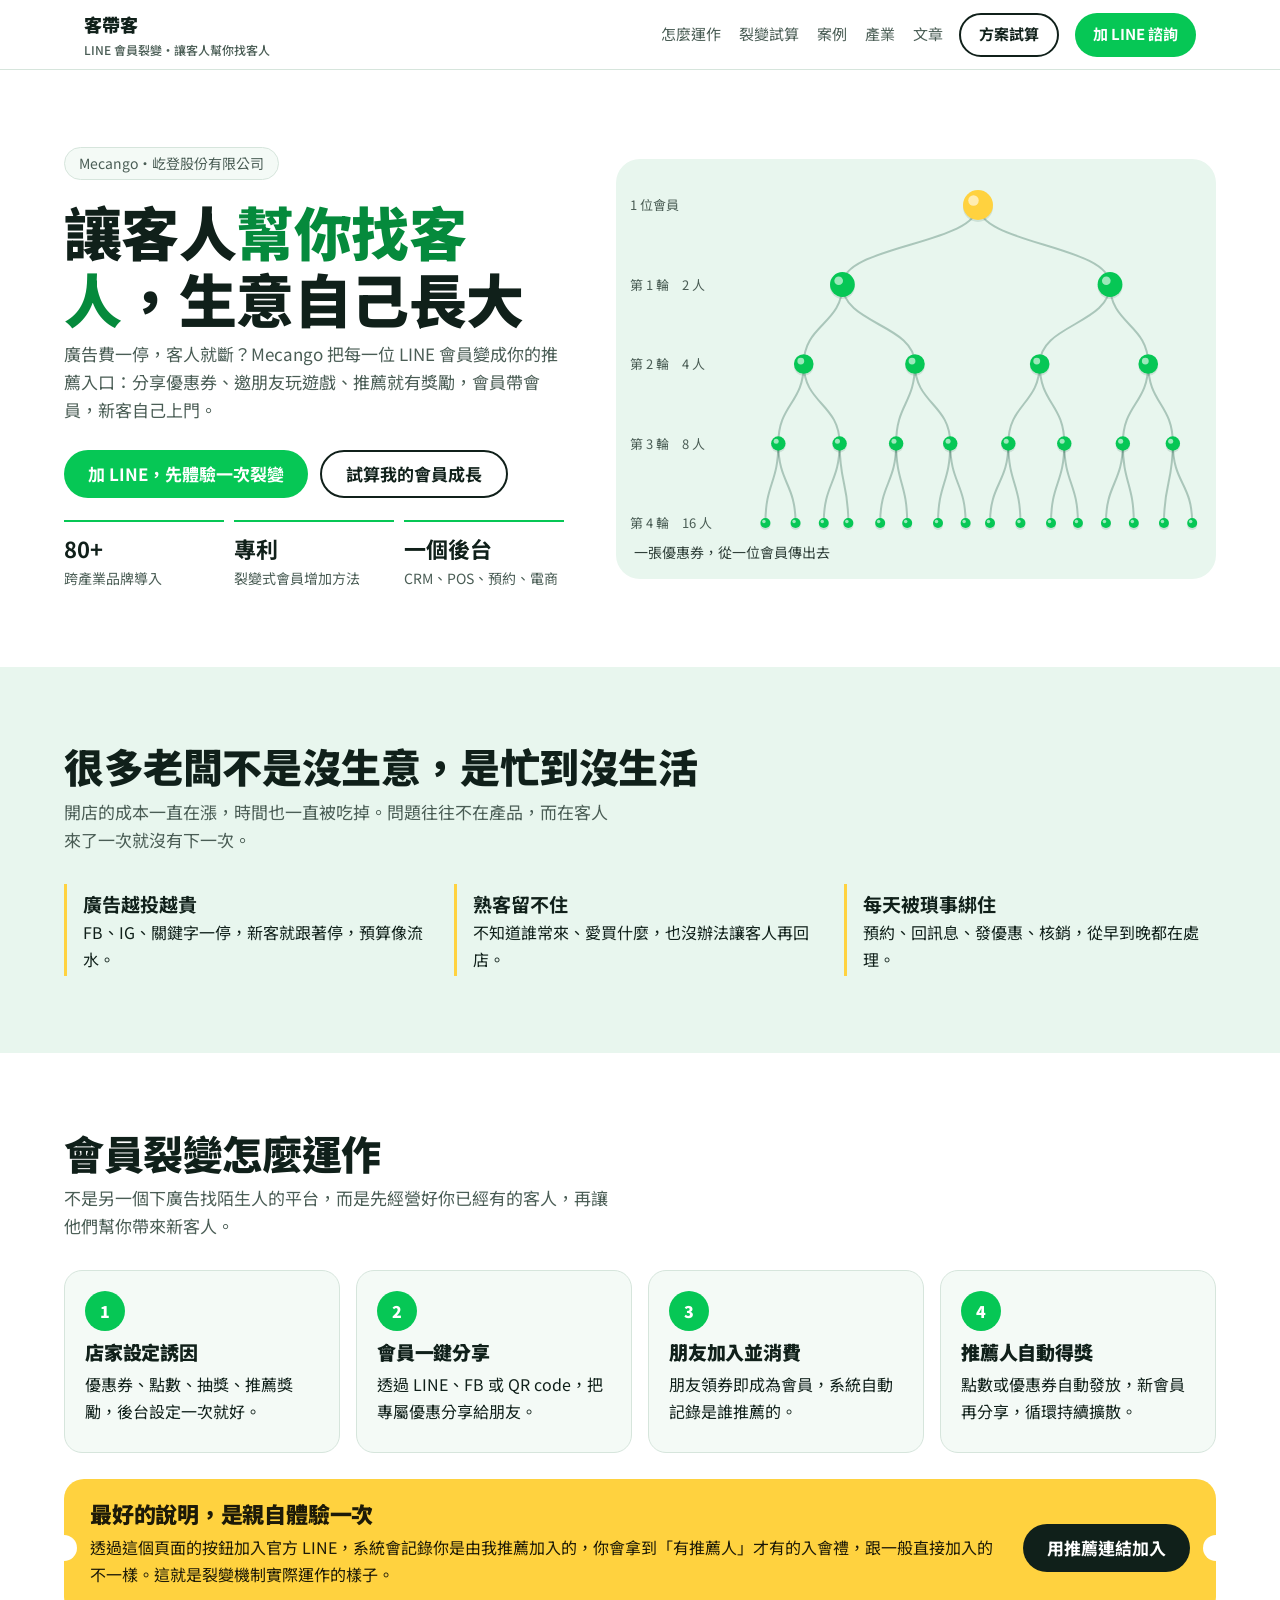
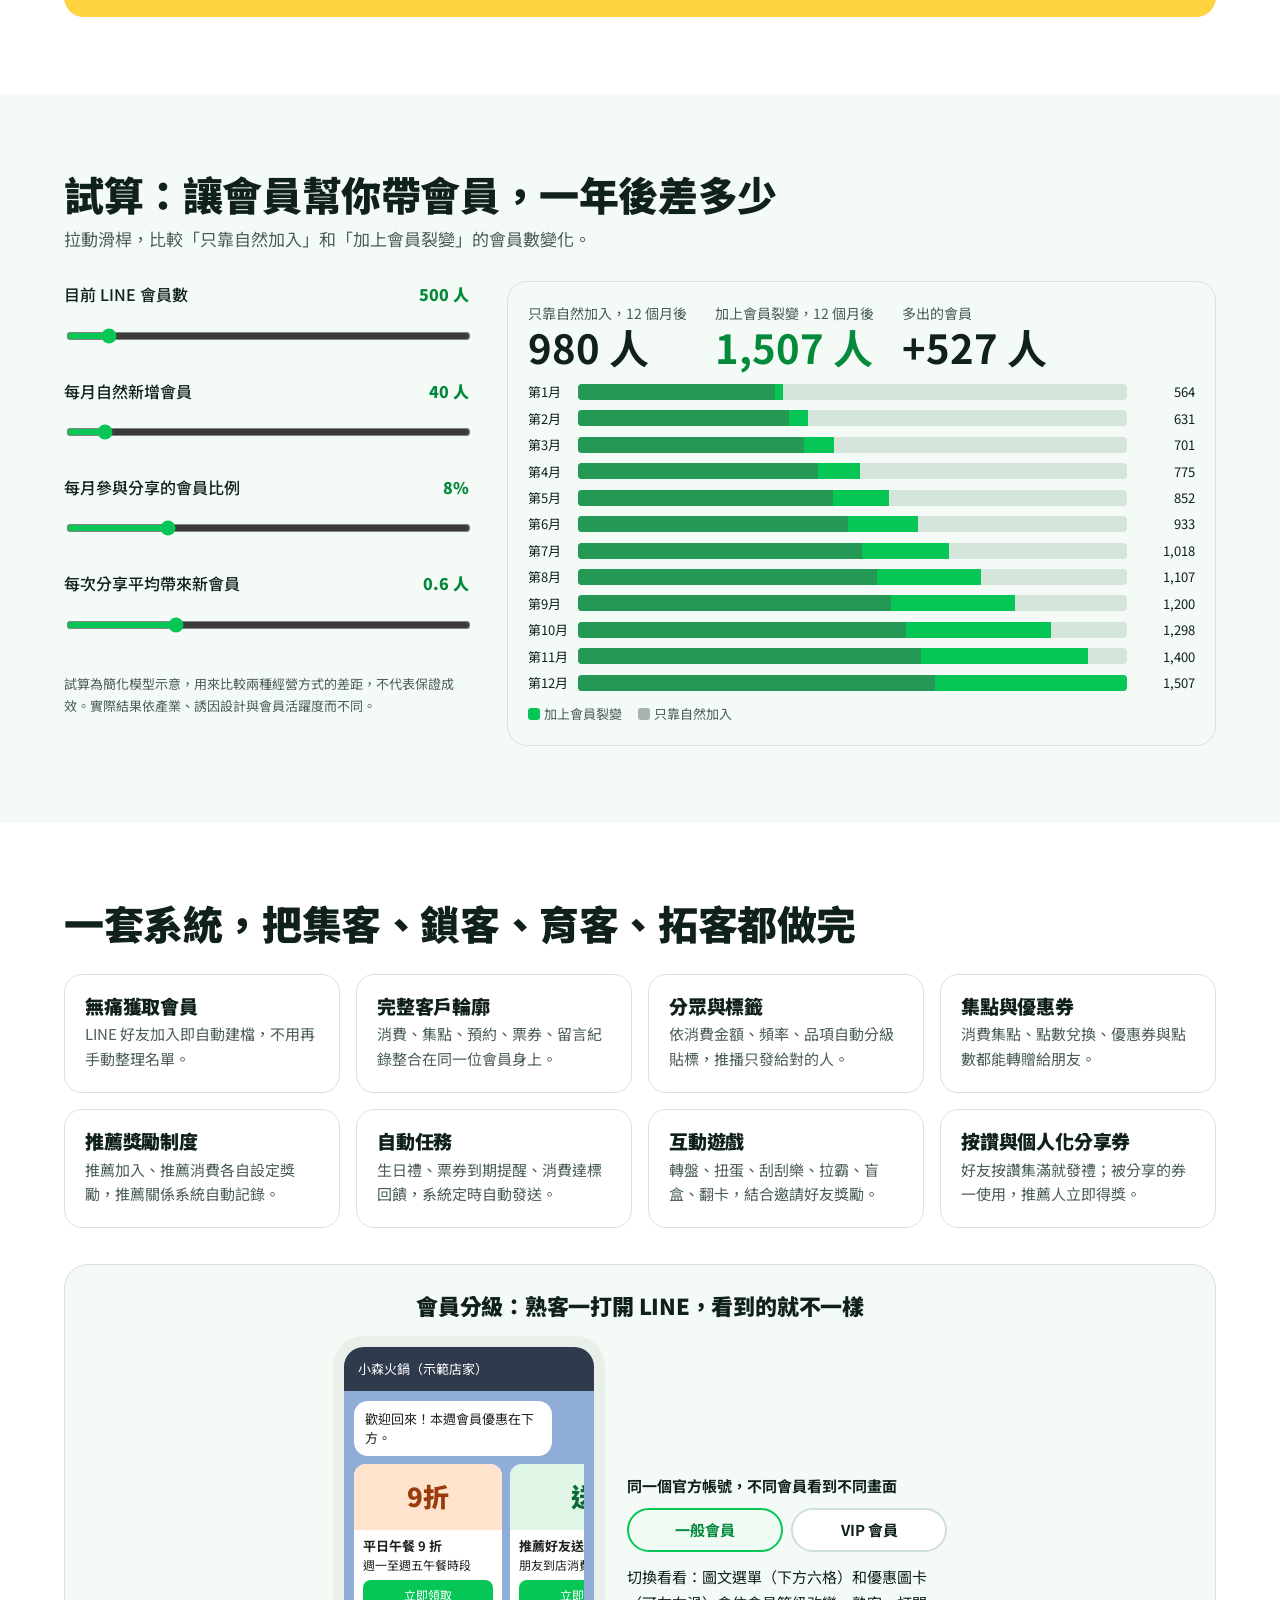
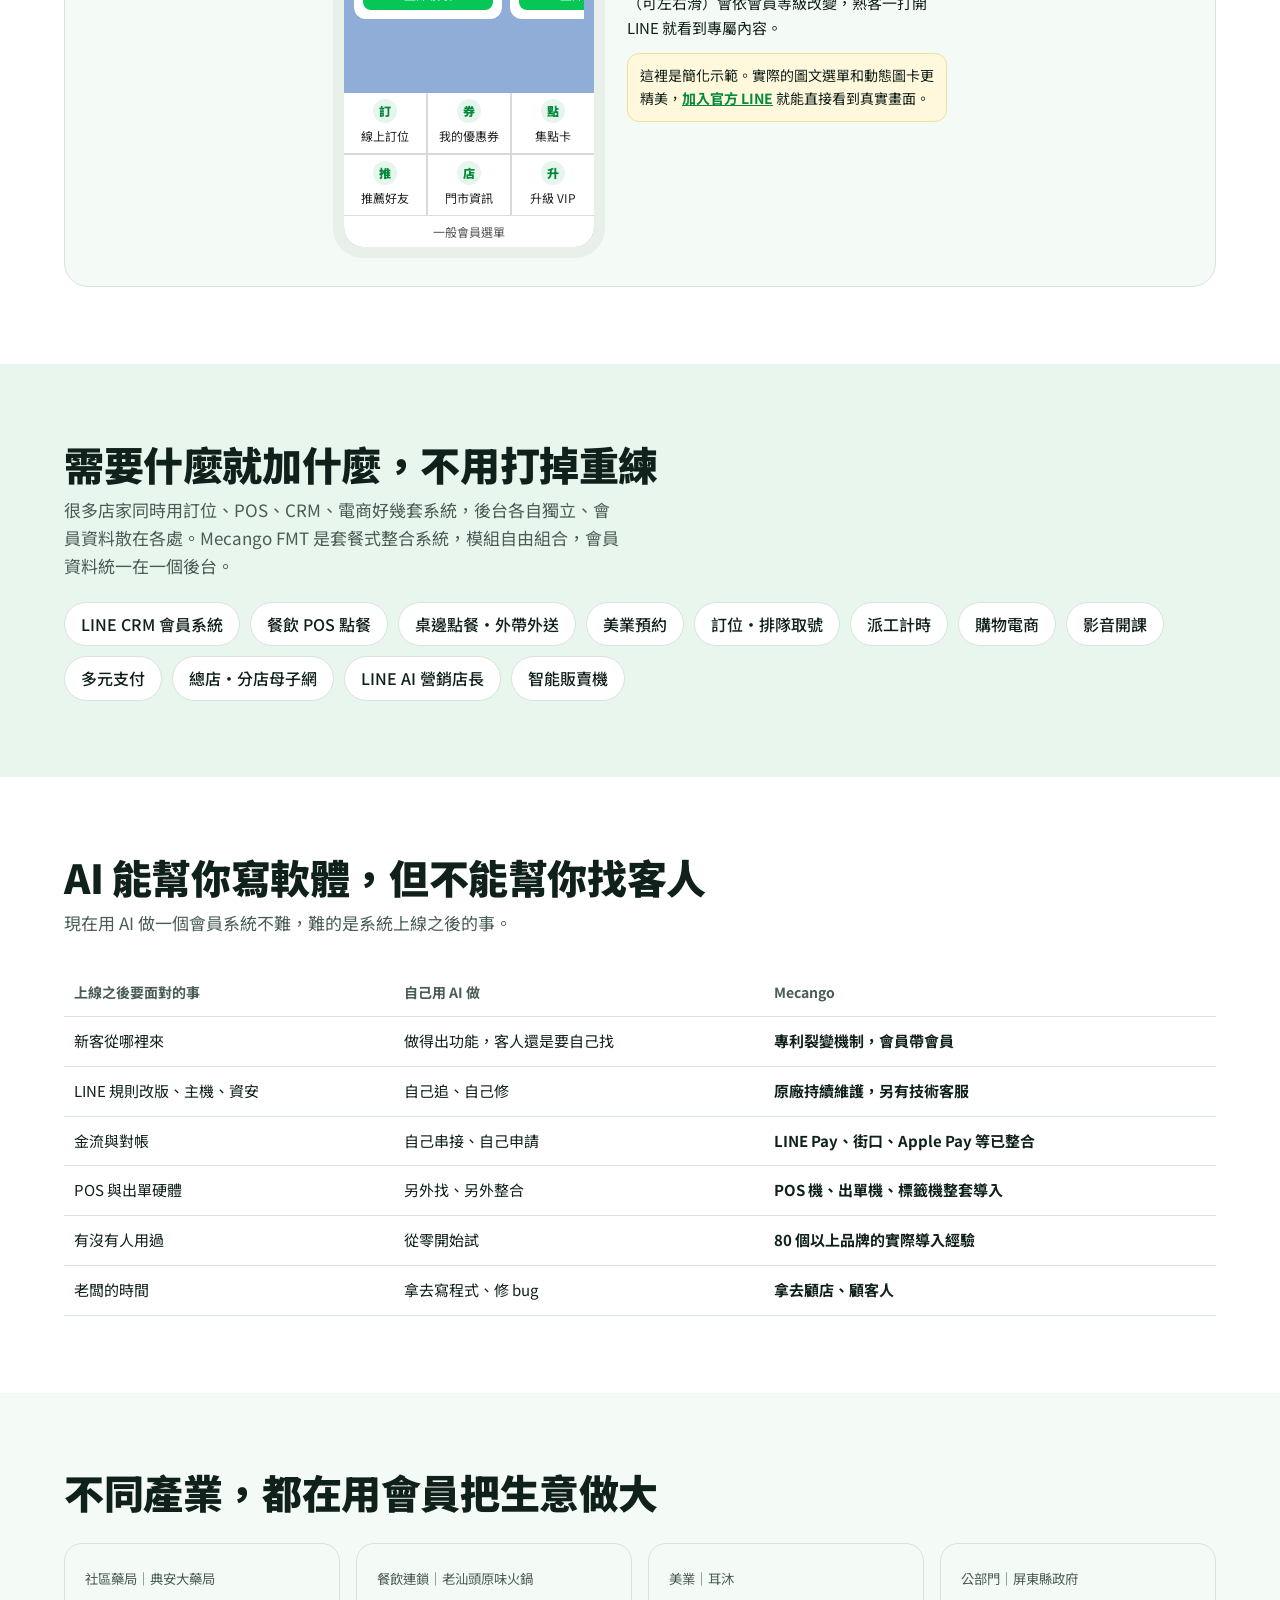
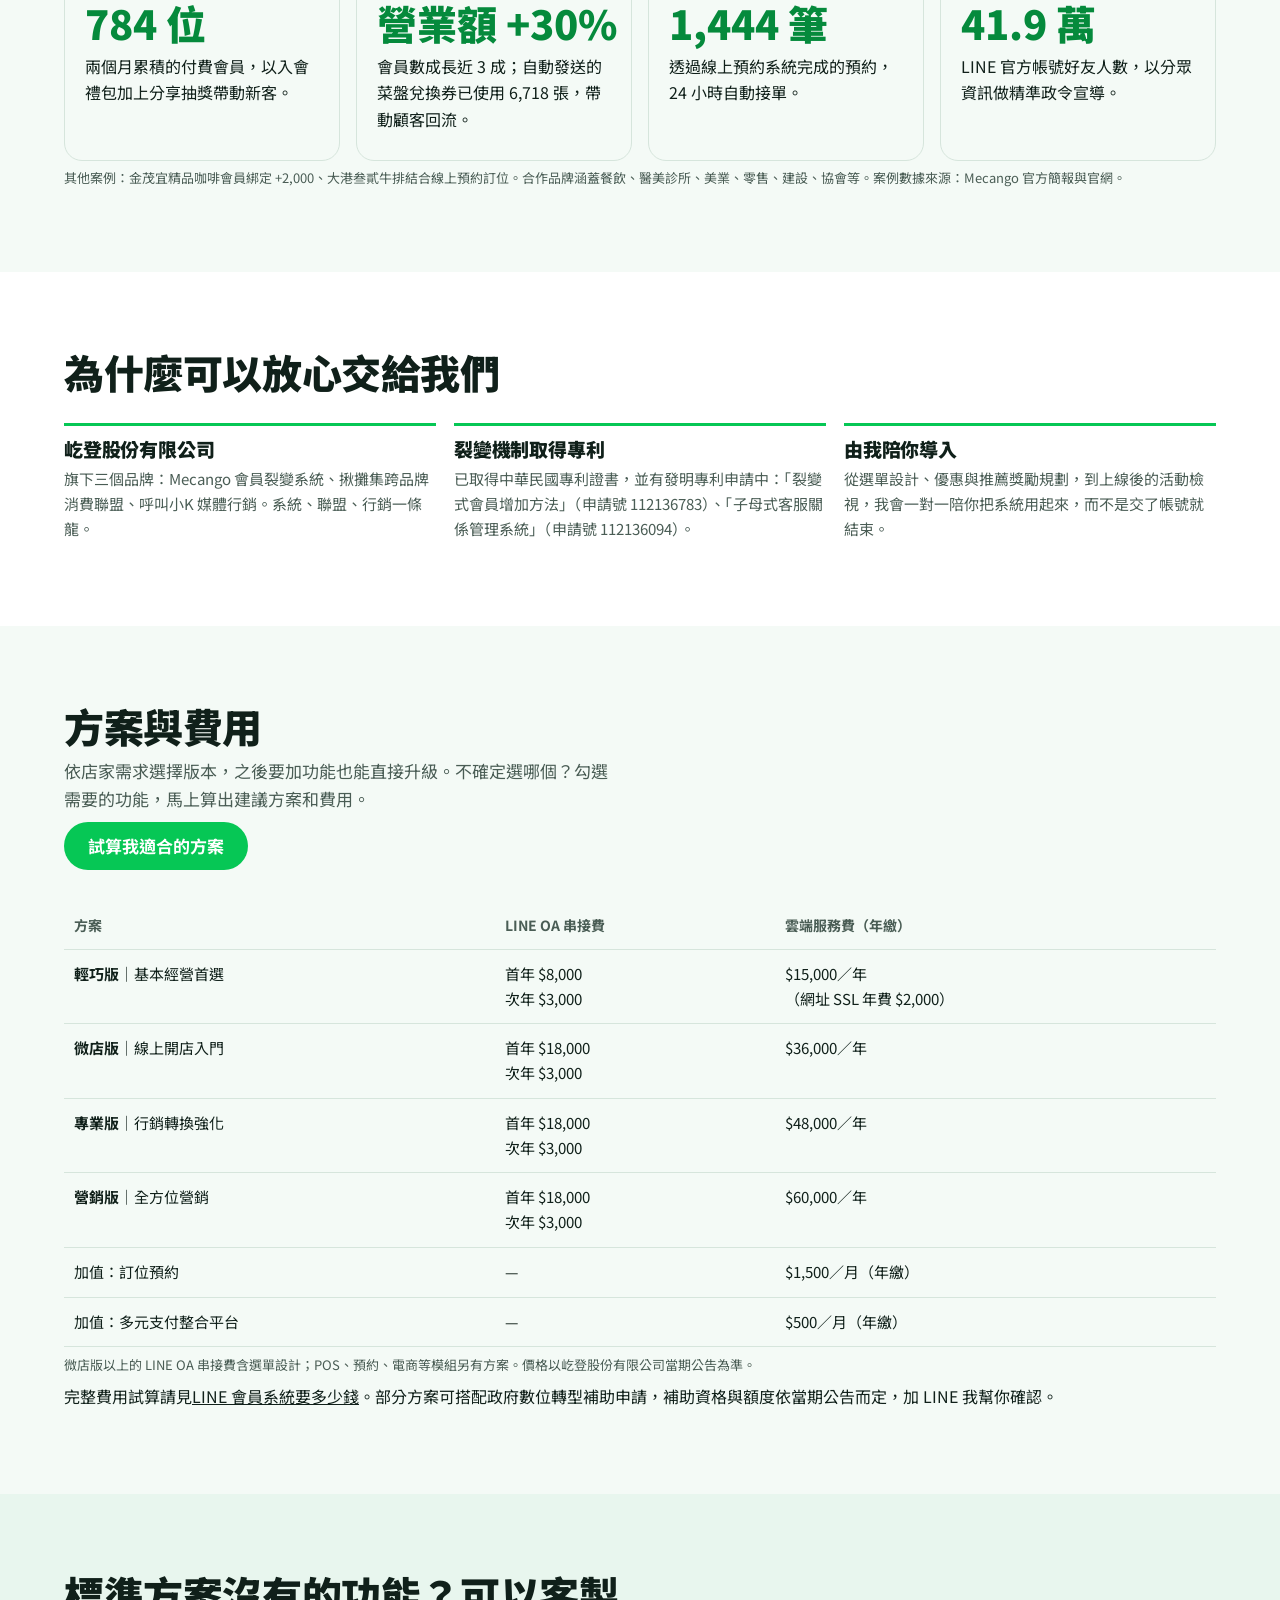
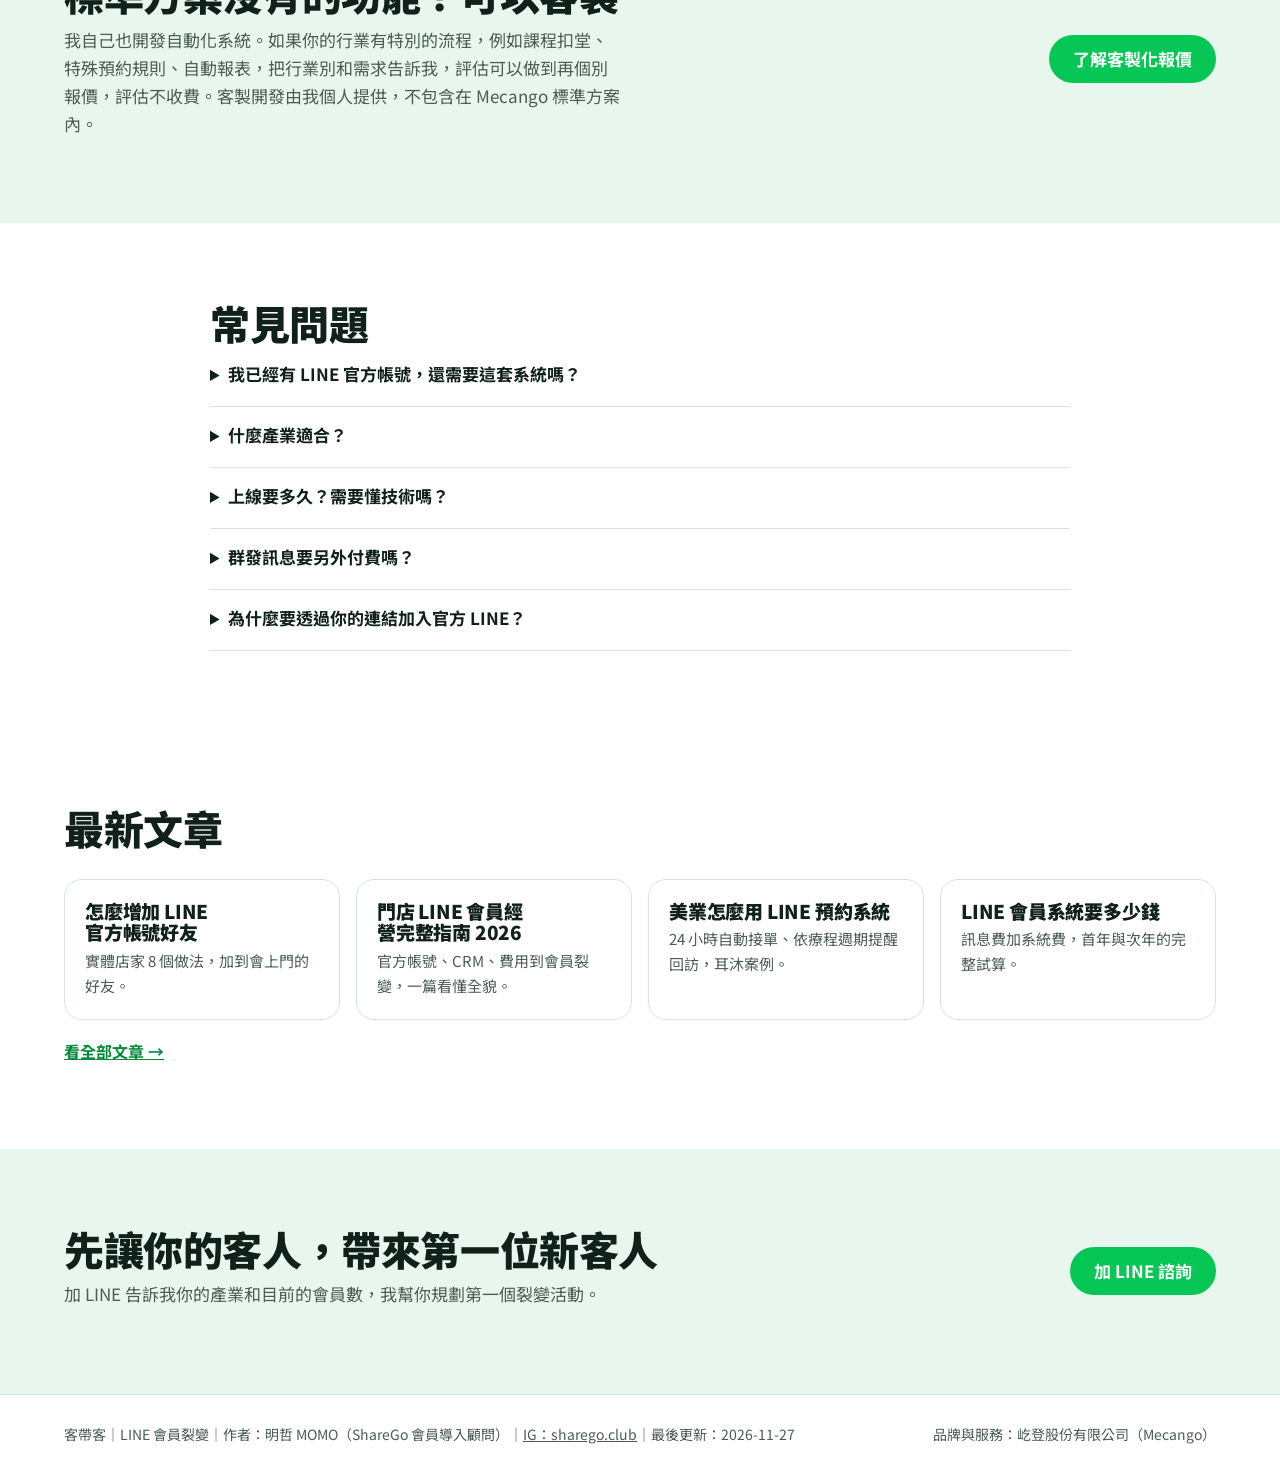
<file: index.html>
<!DOCTYPE html>
<html lang="zh-Hant">
<head>
<meta charset="utf-8">
<meta name="viewport" content="width=device-width,initial-scale=1">
<title>客帶客｜LINE 會員裂變</title>
<meta name="description" content="明哲MOMO｜ShareGo 會員導入顧問，協助店家導入 Mecango LINE 會員裂變系統。讓客人幫店家找客人：LINE 官方帳號 × CRM × 推薦獎勵，適合餐飲、美業、零售與服務業。">
<meta property="og:title" content="讓客人幫你找客人｜客帶客 LINE 會員裂變">
<meta property="og:description" content="不是又一套 LINE 工具，是會一直長出新客人的會員機制。Mecango 由屹登股份有限公司提供。">
<link rel="canonical" href="https://crm.momowinwin.com/">
<meta property="og:url" content="https://crm.momowinwin.com/">
<meta property="og:site_name" content="客帶客｜LINE 會員裂變">
<meta property="og:type" content="website">
<meta property="og:locale" content="zh_TW">
<meta name="author" content="明哲 MOMO">
<script type="application/ld+json">[{"@context": "https://schema.org", "@type": "WebSite", "@id": "https://crm.momowinwin.com/#website", "name": "客帶客｜LINE 會員裂變", "alternateName": ["客帶客", "客帶客 LINE 會員裂變"], "url": "https://crm.momowinwin.com/", "inLanguage": "zh-TW", "author": {"@id": "https://crm.momowinwin.com/#momo"}}, {"@context": "https://schema.org", "@type": "Person", "@id": "https://crm.momowinwin.com/#momo", "name": "明哲 MOMO", "alternateName": "MOMO", "jobTitle": "ShareGo 會員導入顧問", "url": "https://crm.momowinwin.com/", "sameAs": ["https://www.instagram.com/sharego.club/"], "knowsAbout": ["LINE 官方帳號", "LINE CRM", "會員裂變行銷", "推薦好友獎勵", "餐飲 POS", "美業預約系統"]}, {"@context": "https://schema.org", "@type": "Service", "@id": "https://crm.momowinwin.com/#service", "name": "Mecango LINE 會員裂變系統導入", "serviceType": "LINE 官方帳號 CRM 會員系統導入", "description": "協助餐飲、美業、零售與服務業導入 Mecango LINE 會員裂變系統：會員建檔、分眾標籤、集點優惠券、推薦好友獎勵、互動遊戲與 POS、預約、電商整合。", "provider": {"@id": "https://crm.momowinwin.com/#momo"}, "brand": {"@type": "Brand", "name": "Mecango"}, "areaServed": {"@type": "Country", "name": "台灣"}, "url": "https://crm.momowinwin.com/", "hasOfferCatalog": {"@type": "OfferCatalog", "name": "Mecango FMT 方案（雲端服務費，年繳）", "itemListElement": [{"@type": "Offer", "name": "輕巧版", "price": "15000", "priceCurrency": "TWD", "description": "基本經營首選；LINE OA 串接費首年 $8,000、次年 $3,000"}, {"@type": "Offer", "name": "微店版", "price": "36000", "priceCurrency": "TWD", "description": "線上開店入門；LINE OA 串接費首年 $18,000、次年 $3,000"}, {"@type": "Offer", "name": "專業版", "price": "48000", "priceCurrency": "TWD", "description": "行銷轉換強化；LINE OA 串接費首年 $18,000、次年 $3,000"}, {"@type": "Offer", "name": "營銷版", "price": "60000", "priceCurrency": "TWD", "description": "全方位營銷；LINE OA 串接費首年 $18,000、次年 $3,000"}]}}, {"@context": "https://schema.org", "@type": "FAQPage", "mainEntity": [{"@type": "Question", "name": "我已經有 LINE 官方帳號，還需要這套系統嗎？", "acceptedAnswer": {"@type": "Answer", "text": "LINE 官方帳號本身能群發訊息，但沒有會員分級、集點、推薦關係紀錄與自動任務。Mecango 是接在你的官方帳號上，讓它從「發訊息的工具」變成「會長出新客人的會員系統」。"}}, {"@type": "Question", "name": "什麼產業適合？", "acceptedAnswer": {"@type": "Answer", "text": "只要有回頭客的生意都適合：餐飲、美業、醫美診所、藥局零售、課程、服務業，也有公部門與協會在使用。"}}, {"@type": "Question", "name": "上線要多久？需要懂技術嗎？", "acceptedAnswer": {"@type": "Answer", "text": "不需要懂技術。LINE OA 串接與選單設計由團隊完成，我會協助你規劃優惠與推薦獎勵，並教你操作後台。"}}, {"@type": "Question", "name": "群發訊息要另外付費嗎？", "acceptedAnswer": {"@type": "Answer", "text": "LINE 官方帳號的群發訊息依 LINE 的方案計費，這是 LINE 官方的費用。裂變的好處是讓會員自己分享，減少你對廣告與大量群發的依賴。"}}, {"@type": "Question", "name": "為什麼要透過你的連結加入官方 LINE？", "acceptedAnswer": {"@type": "Answer", "text": "透過推薦連結加入，系統會綁定推薦人，你會拿到有推薦人才有的入會禮，我也能直接服務你。這正是你未來可以用在自己客人身上的機制。"}}]}]</script>
<link rel="preconnect" href="https://fonts.googleapis.com">
<link rel="preconnect" href="https://fonts.gstatic.com" crossorigin>
<link href="https://fonts.googleapis.com/css2?family=Noto+Sans+TC:wght@400;500;700;900&display=swap" rel="stylesheet">
<style>
/* VOICE occasion: a confident shop-owner landing page, warm and plain-spoken
   IDEA a LINE coupon that gets passed hand to hand and multiplies
   PICTURE one member at the root branching into a growing tree of new members, drawn live
   COLOUR white ground, pale mint #e8f6ee bands, LINE green #06c755, coupon yellow #ffd23f
   TYPE Noto Sans TC 900 for titles + Noto Sans TC 400/500 text
   LAYOUT laptop: title block left over the fission tree band; phone: title, tree, button */
:root{color-scheme:light;--bg:#ffffff;--ink:#10201a;--soft:#4a5d55;--deep:#e8f6ee;--deepink:#10201a;--line:#06c755;--lineink:#058a3c;--yel:#ffd23f;--panel:#f4faf6;--rule:#d6e5dc}
:root[data-theme=light]{color-scheme:light}
:root[data-theme=dark]{color-scheme:light}
*{box-sizing:border-box;min-width:0}
html{scroll-padding-top:72px;scroll-behavior:smooth}
body{margin:0;background:var(--bg);color:var(--ink);font:16px/1.65 "Noto Sans TC",system-ui,sans-serif;overflow-x:clip}
img{max-width:100%}
a{color:inherit}
h1,h2,h3{font-weight:900;line-height:1.15;letter-spacing:-.01em;margin:0;text-wrap:balance}
h1{font-size:clamp(34px,5.4vw,58px)}
h2{font-size:clamp(28px,3.6vw,40px)}
h3{font-size:19px}
p{margin:.5em 0}
.wrap{max-width:1240px;margin:0 auto}
.band{padding-block:clamp(40px,6vw,88px);padding-inline:max(5vw,16px)}
.lede{color:var(--soft);font-size:17px;max-width:62ch}
.btn{display:inline-flex;align-items:center;gap:.5em;min-height:48px;padding:0 24px;border-radius:999px;background:var(--line);color:#fff;font-weight:700;text-decoration:none;font-size:17px;border:0;cursor:pointer;transition:transform .15s}
.btn:hover{transform:translateY(-2px)}
.btn:focus-visible,a:focus-visible,input:focus-visible,summary:focus-visible{outline:3px solid var(--yel);outline-offset:3px}
.btn.ghost{background:transparent;color:inherit;border:2px solid currentColor}
nav{position:sticky;top:0;z-index:9;background:color-mix(in srgb,var(--bg) 92%,transparent);backdrop-filter:blur(8px);border-bottom:1px solid var(--rule)}
nav .wrap{display:flex;align-items:center;gap:16px;flex-wrap:wrap;padding:10px max(5vw,16px)}
.brand{font-weight:900;font-size:18px;text-decoration:none;margin-right:auto}
.brand small{display:block;font-weight:500;font-size:12px;color:var(--soft)}
nav .links{display:flex;gap:18px;flex-wrap:wrap;font-size:15px}
nav .links a{text-decoration:none;color:var(--soft)}
nav .links a:hover{color:var(--ink)}
nav .btn{min-height:44px;padding:0 18px;font-size:15px}nav .navplan{color:var(--lineink);border-color:var(--line)}
.hero{display:grid;grid-template-columns:minmax(0,5fr) minmax(0,6fr);gap:clamp(20px,4vw,56px);align-items:center}
.hero .tag{display:inline-block;background:var(--panel);border:1px solid var(--rule);border-radius:999px;padding:4px 14px;font-size:14px;color:var(--soft);margin-bottom:18px}
.hero h1 em{font-style:normal;color:var(--lineink)}
.hero .cta{display:flex;gap:12px;flex-wrap:wrap;margin:26px 0 18px}
.facts{display:grid;grid-template-columns:repeat(3,minmax(0,1fr));gap:10px;margin-top:22px}
.facts div{border-top:2px solid var(--line);padding-top:8px;font-size:14px;color:var(--soft)}
.facts b{display:block;font-size:22px;color:var(--ink);white-space:nowrap}
.fig{position:relative;min-height:420px;border-radius:24px;background:var(--deep);overflow:hidden}
.fig>svg{position:absolute;inset:0;width:100%;height:100%}
.figcap{position:absolute;left:18px;bottom:14px;color:var(--deepink);font-size:14px;opacity:.85}
.deep{background:var(--deep);color:var(--deepink)}
.deep .lede{color:var(--soft)}
.pains{display:grid;grid-template-columns:repeat(3,minmax(0,1fr));gap:18px;margin-top:30px}
.pains div{border-left:3px solid var(--yel);padding:4px 0 4px 16px}
.pains b{font-size:19px;display:block}
.steps{display:grid;grid-template-columns:repeat(4,minmax(0,1fr));gap:16px;margin-top:30px;counter-reset:s}
.step{background:var(--panel);border:1px solid var(--rule);border-radius:18px;padding:20px}
.step i{display:grid;place-items:center;width:40px;height:40px;border-radius:50%;background:var(--line);color:#fff;font-style:normal;font-weight:900;margin-bottom:10px}
.coupon{margin-top:26px;display:grid;grid-template-columns:minmax(0,1fr) auto;gap:20px;align-items:center;background:var(--yel);color:#1d1a08;border-radius:20px;padding:22px 26px;position:relative}
.coupon::before,.coupon::after{content:"";position:absolute;width:26px;height:26px;border-radius:50%;background:var(--bg);top:50%;transform:translateY(-50%)}
.coupon::before{left:-13px}
.coupon::after{right:-13px}
.coupon h3{font-size:22px}
.coupon .btn{background:#10201a}
.calc{display:grid;grid-template-columns:minmax(0,4fr) minmax(0,7fr);gap:clamp(18px,3vw,40px);margin-top:28px}
.ctrl{display:grid;gap:18px;align-content:start}
.ctrl label{display:grid;gap:4px;font-weight:500}
.ctrl label span{display:flex;justify-content:space-between;gap:8px}
.ctrl output{font-weight:900;color:var(--lineink);white-space:nowrap}
input[type=range]{width:100%;height:44px;accent-color:var(--line)}
.result{background:var(--panel);border:1px solid var(--rule);border-radius:20px;padding:20px}
.big{display:flex;flex-wrap:wrap;gap:12px 28px;margin-bottom:12px}
.big div{font-size:14px;color:var(--soft)}
.big b{display:block;font-size:clamp(28px,4vw,40px);color:var(--ink);line-height:1.1;white-space:nowrap}
.big .up b{color:var(--lineink)}
.bars{display:grid;gap:5px}
.bar{display:grid;grid-template-columns:3.2em minmax(0,1fr) 4.6em;gap:8px;align-items:center;font-size:13px}
.bar .t{height:16px;background:var(--rule);border-radius:4px;position:relative;overflow:hidden}
.bar .a{position:absolute;inset:0 auto 0 0;background:var(--soft);opacity:.45}
.bar .b{position:absolute;inset:0 auto 0 0;background:var(--line)}
.bar .v{text-align:right;font-variant-numeric:tabular-nums;white-space:nowrap}
.key{display:flex;gap:16px;flex-wrap:wrap;font-size:13px;color:var(--soft);margin-top:10px}
.key i{display:inline-block;width:12px;height:12px;border-radius:3px;vertical-align:-1px;margin-right:4px}
.note{font-size:13px;color:var(--soft)}
.grid4{display:grid;grid-template-columns:repeat(4,minmax(0,1fr));gap:16px;margin-top:28px}
.feat{border:1px solid var(--rule);border-radius:18px;padding:20px}
.feat h3{margin-bottom:6px}
.feat p{color:var(--soft);font-size:15px;margin:0}
.mods{display:flex;flex-wrap:wrap;gap:10px;margin-top:22px}
.mods span{background:#fff;border:1px solid var(--rule);border-radius:999px;padding:8px 16px;font-weight:500}
.scroll{overflow-x:auto}
table{width:100%;border-collapse:collapse;margin-top:24px;font-size:15px}
th,td{text-align:left;padding:12px 10px;border-bottom:1px solid var(--rule);vertical-align:top}
th{font-size:14px;color:var(--soft);font-weight:700}
td.us{font-weight:700}
td.us::marker{content:none}
.price td:nth-child(n+2){white-space:nowrap}
.cases{display:grid;grid-template-columns:repeat(4,minmax(0,1fr));gap:16px;margin-top:28px}
.case{background:var(--panel);border-radius:18px;padding:20px;border:1px solid var(--rule)}
.case small{color:var(--soft)}
.case b{display:block;font-size:clamp(30px,3.4vw,40px);font-weight:900;color:var(--lineink);line-height:1.1;margin:10px 0 4px;white-space:nowrap}
.trust{display:grid;grid-template-columns:repeat(3,minmax(0,1fr));gap:18px;margin-top:28px}
.trust div{border-top:3px solid var(--line);padding-top:12px}
.trust p{color:var(--soft);font-size:15px}
details{border-bottom:1px solid var(--rule);padding:14px 0}
summary{cursor:pointer;font-weight:700;font-size:17px;min-height:32px}
details p{color:var(--soft)}
.final{text-align:left;display:grid;grid-template-columns:minmax(0,1fr) auto;gap:24px;align-items:center}
footer{padding:28px max(5vw,16px);font-size:14px;color:var(--soft);border-top:1px solid var(--rule)}
footer .wrap{display:flex;flex-wrap:wrap;gap:8px 24px;justify-content:space-between}
@media(max-width:900px){.hero,.calc{grid-template-columns:minmax(0,1fr)}.steps,.grid4,.cases{grid-template-columns:repeat(2,minmax(0,1fr))}nav .links a:nth-child(-n+3){display:none}nav .links{gap:14px}}
@media(max-width:600px){.pains,.trust,.steps,.grid4,.cases,.facts{grid-template-columns:minmax(0,1fr)}.facts{grid-template-columns:repeat(3,minmax(0,1fr))}.facts b{font-size:18px}.fig{min-height:320px}.coupon,.final{grid-template-columns:minmax(0,1fr)}table{font-size:14px}.stack thead{display:none}.stack tr{display:grid;padding-block:10px;border-bottom:1px solid var(--rule)}.stack td{border:0;padding:3px 0}.stack td::before{content:attr(data-l)"：";color:var(--soft);font-weight:500}}
@media(prefers-reduced-motion:reduce){html{scroll-behavior:auto}.btn{transition:none}}
</style>
</head>
<body>
<nav><div class="wrap">
<a class="brand" href="#top">客帶客<small>LINE 會員裂變・讓客人幫你找客人</small></a>
<div class="links"><a href="#how">怎麼運作</a><a href="#calc">裂變試算</a><a href="#cases">案例</a><a href="guides/#industry">產業</a><a href="guides/">文章</a></div>
<a class="btn ghost navplan" href="plan/">方案試算</a><a class="btn js-line" href="https://liff.line.me/2000189532-mPbqGd5y/subscribe-3q5l5619" target="_blank" rel="noopener">加 LINE 諮詢</a>
</div></nav>

<header class="band" id="top"><div class="wrap hero">
<div>
<span class="tag">Mecango・屹登股份有限公司</span>
<h1>讓客人<em>幫你找客人</em>，生意自己長大</h1>
<p class="lede">廣告費一停，客人就斷？Mecango 把每一位 LINE 會員變成你的推薦入口：分享優惠券、邀朋友玩遊戲、推薦就有獎勵，會員帶會員，新客自己上門。</p>
<div class="cta"><a class="btn js-line" href="https://liff.line.me/2000189532-mPbqGd5y/subscribe-3q5l5619" target="_blank" rel="noopener">加 LINE，先體驗一次裂變</a><a class="btn ghost" href="#calc">試算我的會員成長</a></div>
<div class="facts">
<div><b>80+</b>跨產業品牌導入</div>
<div><b>專利</b>裂變式會員增加方法</div>
<div><b>一個後台</b>CRM、POS、預約、電商</div>
</div>
</div>
<div class="fig" id="tree"><svg aria-label="一位會員分享後，新會員再分享，會員數層層增加的示意圖" role="img"></svg><span class="figcap">一張優惠券，從一位會員傳出去</span></div>
</div></header>

<section class="band deep"><div class="wrap">
<h2>很多老闆不是沒生意，是忙到沒生活</h2>
<p class="lede">開店的成本一直在漲，時間也一直被吃掉。問題往往不在產品，而在客人來了一次就沒有下一次。</p>
<div class="pains">
<div><b>廣告越投越貴</b>FB、IG、關鍵字一停，新客就跟著停，預算像流水。</div>
<div><b>熟客留不住</b>不知道誰常來、愛買什麼，也沒辦法讓客人再回店。</div>
<div><b>每天被瑣事綁住</b>預約、回訊息、發優惠、核銷，從早到晚都在處理。</div>
</div>
</div></section>

<section class="band" id="how"><div class="wrap">
<h2>會員裂變怎麼運作</h2>
<p class="lede">不是另一個下廣告找陌生人的平台，而是先經營好你已經有的客人，再讓他們幫你帶來新客人。</p>
<div class="steps">
<div class="step"><i>1</i><h3>店家設定誘因</h3><p>優惠券、點數、抽獎、推薦獎勵，後台設定一次就好。</p></div>
<div class="step"><i>2</i><h3>會員一鍵分享</h3><p>透過 LINE、FB 或 QR code，把專屬優惠分享給朋友。</p></div>
<div class="step"><i>3</i><h3>朋友加入並消費</h3><p>朋友領券即成為會員，系統自動記錄是誰推薦的。</p></div>
<div class="step"><i>4</i><h3>推薦人自動得獎</h3><p>點數或優惠券自動發放，新會員再分享，循環持續擴散。</p></div>
</div>
<div class="coupon">
<div><h3>最好的說明，是親自體驗一次</h3><p>透過這個頁面的按鈕加入官方 LINE，系統會記錄你是由我推薦加入的，你會拿到「有推薦人」才有的入會禮，跟一般直接加入的不一樣。這就是裂變機制實際運作的樣子。</p></div>
<a class="btn js-line" href="https://liff.line.me/2000189532-mPbqGd5y/subscribe-3q5l5619" target="_blank" rel="noopener">用推薦連結加入</a>
</div>
</div></section>

<section class="band" id="calc" style="background:var(--panel)"><div class="wrap">
<h2>試算：讓會員幫你帶會員，一年後差多少</h2>
<p class="lede">拉動滑桿，比較「只靠自然加入」和「加上會員裂變」的會員數變化。</p>
<div class="calc">
<div class="ctrl">
<label for="m0"><span>目前 LINE 會員數<output id="o-m0"></output></span><input type="range" id="m0" min="50" max="5000" step="50" value="500"></label>
<label for="org"><span>每月自然新增會員<output id="o-org"></output></span><input type="range" id="org" min="0" max="500" step="10" value="40"></label>
<label for="sh"><span>每月參與分享的會員比例<output id="o-sh"></output></span><input type="range" id="sh" min="1" max="30" step="1" value="8"></label>
<label for="cv"><span>每次分享平均帶來新會員<output id="o-cv"></output></span><input type="range" id="cv" min="0.1" max="2" step="0.1" value="0.6"></label>
<p class="note">試算為簡化模型示意，用來比較兩種經營方式的差距，不代表保證成效。實際結果依產業、誘因設計與會員活躍度而不同。</p>
</div>
<div class="result">
<div class="big"><div>只靠自然加入，12 個月後<b id="r-a"></b></div><div class="up">加上會員裂變，12 個月後<b id="r-b"></b></div><div>多出的會員<b id="r-d"></b></div></div>
<div class="bars" id="bars"></div>
<div class="key"><span><i style="background:var(--line)"></i>加上會員裂變</span><span><i style="background:var(--soft);opacity:.45"></i>只靠自然加入</span></div>
</div>
</div>
</div></section>

<section class="band" id="features"><div class="wrap">
<h2>一套系統，把集客、鎖客、育客、拓客都做完</h2>
<div class="grid4">
<div class="feat"><h3>無痛獲取會員</h3><p>LINE 好友加入即自動建檔，不用再手動整理名單。</p></div>
<div class="feat"><h3>完整客戶輪廓</h3><p>消費、集點、預約、票券、留言紀錄整合在同一位會員身上。</p></div>
<div class="feat"><h3>分眾與標籤</h3><p>依消費金額、頻率、品項自動分級貼標，推播只發給對的人。</p></div>
<div class="feat"><h3>集點與優惠券</h3><p>消費集點、點數兌換、優惠券與點數都能轉贈給朋友。</p></div>
<div class="feat"><h3>推薦獎勵制度</h3><p>推薦加入、推薦消費各自設定獎勵，推薦關係系統自動記錄。</p></div>
<div class="feat"><h3>自動任務</h3><p>生日禮、票券到期提醒、消費達標回饋，系統定時自動發送。</p></div>
<div class="feat"><h3>互動遊戲</h3><p>轉盤、扭蛋、刮刮樂、拉霸、盲盒、翻卡，結合邀請好友獎勵。</p></div>
<div class="feat"><h3>按讚與個人化分享券</h3><p>好友按讚集滿就發禮；被分享的券一使用，推薦人立即得獎。</p></div>
</div>
<div style="margin-top:36px;padding:28px 16px;border-radius:24px;background:var(--panel);border:1px solid var(--rule)">
<h3 style="text-align:center;font-size:22px;margin-bottom:18px">會員分級：熟客一打開 LINE，看到的就不一樣</h3>
<div data-line-demo></div>
</div>
</div></section>

<section class="band deep"><div class="wrap">
<h2>需要什麼就加什麼，不用打掉重練</h2>
<p class="lede">很多店家同時用訂位、POS、CRM、電商好幾套系統，後台各自獨立、會員資料散在各處。Mecango FMT 是套餐式整合系統，模組自由組合，會員資料統一在一個後台。</p>
<div class="mods"><span>LINE CRM 會員系統</span><span>餐飲 POS 點餐</span><span>桌邊點餐・外帶外送</span><span>美業預約</span><span>訂位・排隊取號</span><span>派工計時</span><span>購物電商</span><span>影音開課</span><span>多元支付</span><span>總店・分店母子網</span><span>LINE AI 營銷店長</span><span>智能販賣機</span></div>
</div></section>

<section class="band"><div class="wrap">
<h2>AI 能幫你寫軟體，但不能幫你找客人</h2>
<p class="lede">現在用 AI 做一個會員系統不難，難的是系統上線之後的事。</p>
<div class="scroll"><table class="stack">
<thead><tr><th>上線之後要面對的事</th><th>自己用 AI 做</th><th>Mecango</th></tr></thead>
<tbody>
<tr><td>新客從哪裡來</td><td>做得出功能，客人還是要自己找</td><td class="us">專利裂變機制，會員帶會員</td></tr>
<tr><td>LINE 規則改版、主機、資安</td><td>自己追、自己修</td><td class="us">原廠持續維護，另有技術客服</td></tr>
<tr><td>金流與對帳</td><td>自己串接、自己申請</td><td class="us">LINE Pay、街口、Apple Pay 等已整合</td></tr>
<tr><td>POS 與出單硬體</td><td>另外找、另外整合</td><td class="us">POS 機、出單機、標籤機整套導入</td></tr>
<tr><td>有沒有人用過</td><td>從零開始試</td><td class="us">80 個以上品牌的實際導入經驗</td></tr>
<tr><td>老闆的時間</td><td>拿去寫程式、修 bug</td><td class="us">拿去顧店、顧客人</td></tr>
</tbody></table></div>
</div></section>

<section class="band" id="cases" style="background:var(--panel)"><div class="wrap">
<h2>不同產業，都在用會員把生意做大</h2>
<div class="cases">
<div class="case"><small>社區藥局｜典安大藥局</small><b>784 位</b><p>兩個月累積的付費會員，以入會禮包加上分享抽獎帶動新客。</p></div>
<div class="case"><small>餐飲連鎖｜老汕頭原味火鍋</small><b>營業額 +30%</b><p>會員數成長近 3 成；自動發送的菜盤兌換券已使用 6,718 張，帶動顧客回流。</p></div>
<div class="case"><small>美業｜耳沐</small><b>1,444 筆</b><p>透過線上預約系統完成的預約，24 小時自動接單。</p></div>
<div class="case"><small>公部門｜屏東縣政府</small><b>41.9 萬</b><p>LINE 官方帳號好友人數，以分眾資訊做精準政令宣導。</p></div>
</div>
<p class="note">其他案例：金茂宜精品咖啡會員綁定 +2,000、大港叁貳牛排結合線上預約訂位。合作品牌涵蓋餐飲、醫美診所、美業、零售、建設、協會等。案例數據來源：Mecango 官方簡報與官網。</p>
</div></section>

<section class="band"><div class="wrap">
<h2>為什麼可以放心交給我們</h2>
<div class="trust">
<div><h3>屹登股份有限公司</h3><p>旗下三個品牌：Mecango 會員裂變系統、揪攤集跨品牌消費聯盟、呼叫小K 媒體行銷。系統、聯盟、行銷一條龍。</p></div>
<div><h3>裂變機制取得專利</h3><p>已取得中華民國專利證書，並有發明專利申請中：「裂變式會員增加方法」（申請號 112136783）、「子母式客服關係管理系統」（申請號 112136094）。</p></div>
<div><h3>由我陪你導入</h3><p>從選單設計、優惠與推薦獎勵規劃，到上線後的活動檢視，我會一對一陪你把系統用起來，而不是交了帳號就結束。</p></div>
</div>
</div></section>

<section class="band" id="price" style="background:var(--panel)"><div class="wrap">
<h2>方案與費用</h2>
<p class="lede">依店家需求選擇版本，之後要加功能也能直接升級。不確定選哪個？勾選需要的功能，馬上算出建議方案和費用。</p>
<p><a class="btn" href="plan/">試算我適合的方案</a></p>
<div class="scroll"><table class="price">
<thead><tr><th>方案</th><th>LINE OA 串接費</th><th>雲端服務費（年繳）</th></tr></thead>
<tbody>
<tr><td><b>輕巧版</b>｜基本經營首選</td><td>首年 $8,000<br>次年 $3,000</td><td>$15,000／年<br>（網址 SSL 年費 $2,000）</td></tr>
<tr><td><b>微店版</b>｜線上開店入門</td><td>首年 $18,000<br>次年 $3,000</td><td>$36,000／年</td></tr>
<tr><td><b>專業版</b>｜行銷轉換強化</td><td>首年 $18,000<br>次年 $3,000</td><td>$48,000／年</td></tr>
<tr><td><b>營銷版</b>｜全方位營銷</td><td>首年 $18,000<br>次年 $3,000</td><td>$60,000／年</td></tr>
<tr><td>加值：訂位預約</td><td>—</td><td>$1,500／月（年繳）</td></tr>
<tr><td>加值：多元支付整合平台</td><td>—</td><td>$500／月（年繳）</td></tr>
</tbody></table></div>
<p class="note">微店版以上的 LINE OA 串接費含選單設計；POS、預約、電商等模組另有方案。價格以屹登股份有限公司當期公告為準。</p>
<p>完整費用試算請見<a href="pricing/">LINE 會員系統要多少錢</a>。部分方案可搭配政府數位轉型補助申請，補助資格與額度依當期公告而定，加 LINE 我幫你確認。</p>
</div></section>

<section class="band deep" id="custom"><div class="wrap final">
<div><h2>標準方案沒有的功能？可以客製</h2><p class="lede">我自己也開發自動化系統。如果你的行業有特別的流程，例如課程扣堂、特殊預約規則、自動報表，把行業別和需求告訴我，評估可以做到再個別報價，評估不收費。客製開發由我個人提供，不包含在 Mecango 標準方案內。</p></div>
<a class="btn" href="custom/">了解客製化報價</a>
</div></section>

<section class="band" id="faq"><div class="wrap" style="max-width:860px">
<h2>常見問題</h2>
<details><summary>我已經有 LINE 官方帳號，還需要這套系統嗎？</summary><p>LINE 官方帳號本身能群發訊息，但沒有會員分級、集點、推薦關係紀錄與自動任務。Mecango 是接在你的官方帳號上，讓它從「發訊息的工具」變成「會長出新客人的會員系統」。</p></details>
<details><summary>什麼產業適合？</summary><p>只要有回頭客的生意都適合：餐飲、美業、醫美診所、藥局零售、課程、服務業，也有公部門與協會在使用。</p></details>
<details><summary>上線要多久？需要懂技術嗎？</summary><p>不需要懂技術。LINE OA 串接與選單設計由團隊完成，我會協助你規劃優惠與推薦獎勵，並教你操作後台。</p></details>
<details><summary>群發訊息要另外付費嗎？</summary><p>LINE 官方帳號的群發訊息依 LINE 的方案計費，這是 LINE 官方的費用。裂變的好處是讓會員自己分享，減少你對廣告與大量群發的依賴。</p></details>
<details><summary>為什麼要透過你的連結加入官方 LINE？</summary><p>透過推薦連結加入，系統會綁定推薦人，你會拿到有推薦人才有的入會禮，我也能直接服務你。這正是你未來可以用在自己客人身上的機制。</p></details>
</div></section>

<section class="band"><div class="wrap">
<h2>最新文章</h2>
<div class="grid4">
<a class="feat" href="grow-line-friends/" style="text-decoration:none"><h3>怎麼增加 LINE 官方帳號好友</h3><p>實體店家 8 個做法，加到會上門的好友。</p></a>
<a class="feat" href="line-member-guide/" style="text-decoration:none"><h3>門店 LINE 會員經營完整指南 2026</h3><p>官方帳號、CRM、費用到會員裂變，一篇看懂全貌。</p></a>
<a class="feat" href="beauty/" style="text-decoration:none"><h3>美業怎麼用 LINE 預約系統</h3><p>24 小時自動接單、依療程週期提醒回訪，耳沐案例。</p></a>
<a class="feat" href="pricing/" style="text-decoration:none"><h3>LINE 會員系統要多少錢</h3><p>訊息費加系統費，首年與次年的完整試算。</p></a></div>
<p style="margin-top:18px"><a href="guides/" style="color:var(--lineink);font-weight:700">看全部文章 →</a></p>
</div></section>

<section class="band deep"><div class="wrap final">
<div><h2>先讓你的客人，帶來第一位新客人</h2><p class="lede">加 LINE 告訴我你的產業和目前的會員數，我幫你規劃第一個裂變活動。</p></div>
<a class="btn js-line" href="https://liff.line.me/2000189532-mPbqGd5y/subscribe-3q5l5619" target="_blank" rel="noopener">加 LINE 諮詢</a>
</div></section>

<footer><div class="wrap">
<span>客帶客｜LINE 會員裂變｜作者：明哲 MOMO（ShareGo 會員導入顧問）｜<a href="https://www.instagram.com/sharego.club/" rel="me">IG：sharego.club</a>｜最後更新：2026-11-27</span>
<span>品牌與服務：屹登股份有限公司（Mecango）</span>
</div></footer>

<script>
{
const LINE_URL="https://liff.line.me/2000189532-mPbqGd5y/subscribe-3q5l5619";
for(const a of document.querySelectorAll('.js-line')){a.href=LINE_URL;a.target="_blank";a.rel="noopener"}

const s=document.querySelector('#tree svg');
const reduce=matchMedia('(prefers-reduced-motion: reduce)').matches;
const drawTree=()=>{
  const W=s.clientWidth,H=s.clientHeight;if(!W||!H)return;
  const levels=W<520?4:5,top=46,bot=H-56,gap=(bot-top)/(levels-1),L=W<520?80:136,R=12,span=W-L-R;
  let seed=7;const rnd=()=>(seed=seed*16807%2147483647)/2147483647;
  const nodes=[];
  for(let l=0;l<levels;l++){const n=2**l;for(let i=0;i<n;i++){const x=L+span*(i+.5)/n+(l?(rnd()-.5)*span/n*.2:0);nodes.push({l,i,x,y:top+l*gap})}}
  const at=(l,i)=>nodes.find(n=>n.l===l&&n.i===i);
  let lines='',dots='';
  for(const n of nodes){if(n.l){const p=at(n.l-1,n.i>>1);lines+=`<path d="M${p.x},${p.y} C${p.x},${(p.y+n.y)/2} ${n.x},${(p.y+n.y)/2} ${n.x},${n.y}" stroke="rgba(10,74,51,.28)" stroke-width="2" fill="none"/>`}
    const r=Math.max(5,15-n.l*2.6),c=n.l===0?'#ffd23f':'#06c755',d=reduce?0:n.l*.35;
    dots+=`<g style="opacity:${reduce?1:0};animation:${reduce?'none':`pop .5s ${d}s forwards`}"><circle cx="${n.x}" cy="${n.y+2}" r="${r}" fill="rgba(10,74,51,.12)"/><circle cx="${n.x}" cy="${n.y}" r="${r}" fill="${c}"/><circle cx="${n.x-r*.3}" cy="${n.y-r*.3}" r="${r*.35}" fill="rgba(255,255,255,.6)"/></g>`}
  const labels=[];for(let l=0;l<levels;l++)labels.push(W<520?(l?`<text x="12" y="${top+l*gap-3}" fill="#4a5d55" font-size="13">第 ${l} 輪</text><text x="12" y="${top+l*gap+14}" fill="#4a5d55" font-size="13">${2**l} 人</text>`:`<text x="12" y="${top+5}" fill="#4a5d55" font-size="13">1 位會員</text>`):`<text x="14" y="${top+l*gap+5}" fill="#4a5d55" font-size="13">${l?`第 ${l} 輪　${2**l} 人`:'1 位會員'}</text>`);
  s.innerHTML=`<style>@keyframes pop{to{opacity:1}}text{paint-order:stroke;stroke:#e8f6ee;stroke-width:4px}</style>${lines}${dots}${labels.join('')}`;
};
const ro=new ResizeObserver(drawTree);ro.observe(s);

const ids=['m0','org','sh','cv'],el=Object.fromEntries(ids.map(k=>[k,document.getElementById(k)]));
const fmt=n=>Math.round(n).toLocaleString('zh-TW');
const calc=()=>{
  const m0=+el.m0.value,org=+el.org.value,sh=+el.sh.value/100,cv=+el.cv.value;
  document.getElementById('o-m0').textContent=fmt(m0)+' 人';
  document.getElementById('o-org').textContent=fmt(org)+' 人';
  document.getElementById('o-sh').textContent=Math.round(sh*100)+'%';
  document.getElementById('o-cv').textContent=cv.toFixed(1)+' 人';
  const A=[],B=[];let b=m0;
  for(let t=1;t<=12;t++){b=b+b*sh*cv+org;B.push(b);A.push(m0+org*t)}
  const max=B[11];
  document.getElementById('r-a').textContent=fmt(A[11])+' 人';
  document.getElementById('r-b').textContent=fmt(B[11])+' 人';
  document.getElementById('r-d').textContent='+'+fmt(B[11]-A[11])+' 人';
  document.getElementById('bars').innerHTML=B.map((v,i)=>`<div class="bar"><span>第${i+1}月</span><span class="t"><span class="b" style="width:${v/max*100}%"></span><span class="a" style="width:${A[i]/max*100}%"></span></span><span class="v">${fmt(v)}</span></div>`).join('');
};
ids.forEach(k=>el[k].addEventListener('input',calc));calc();
}
</script>
<script src="assets/line-demo.js" defer></script>
</body>
</html>
</file>
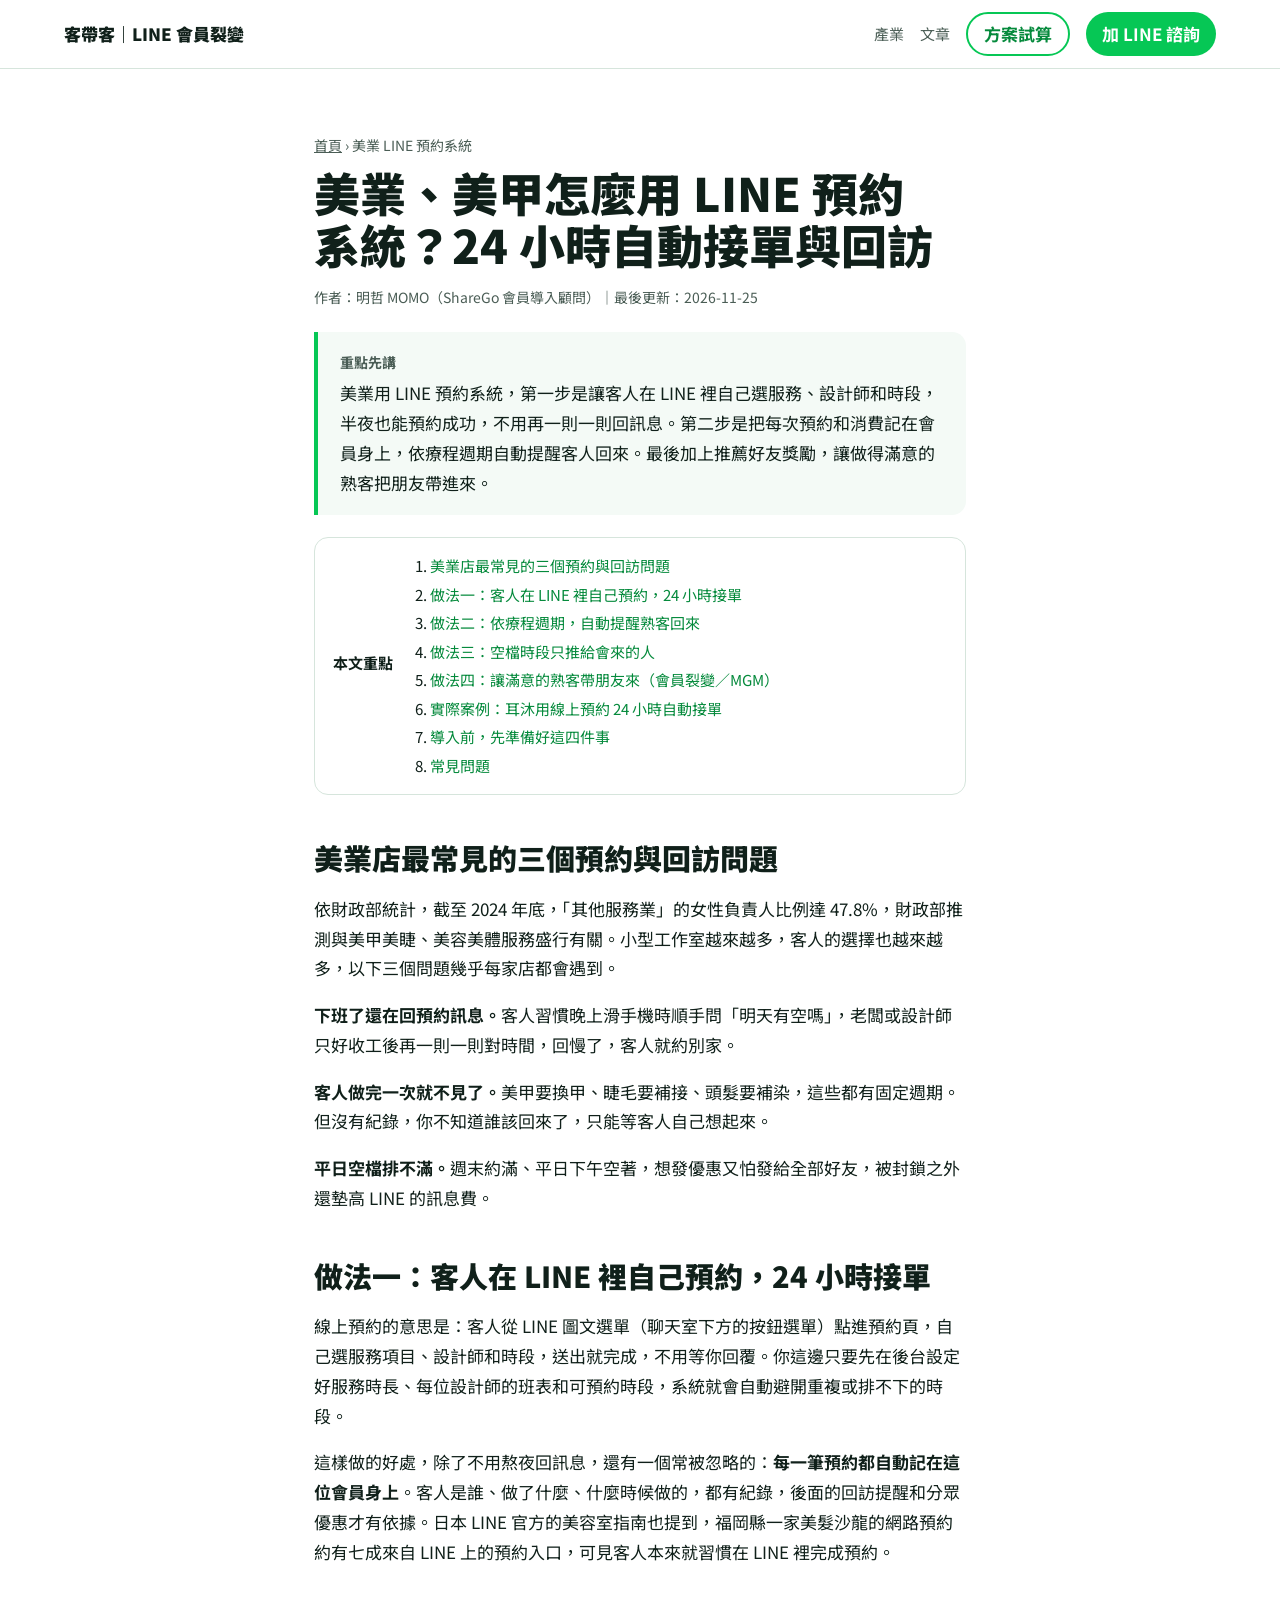
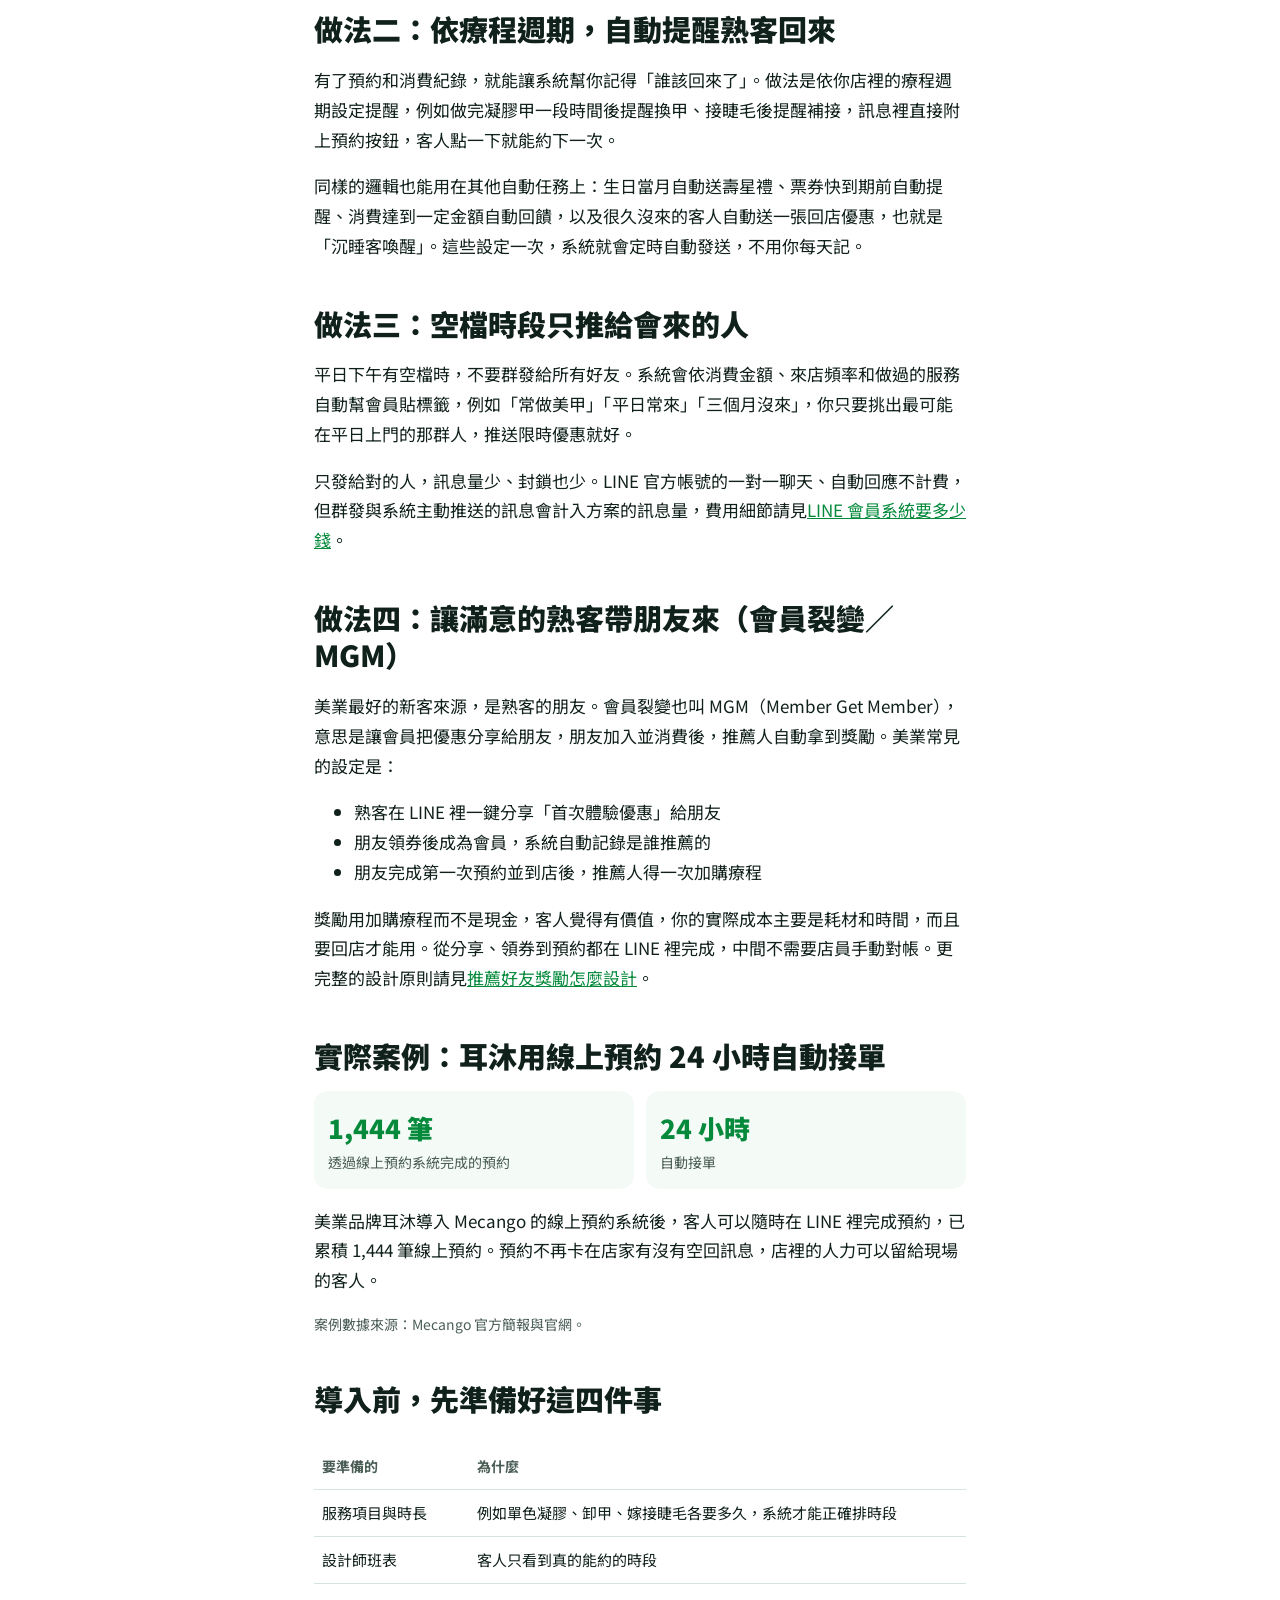
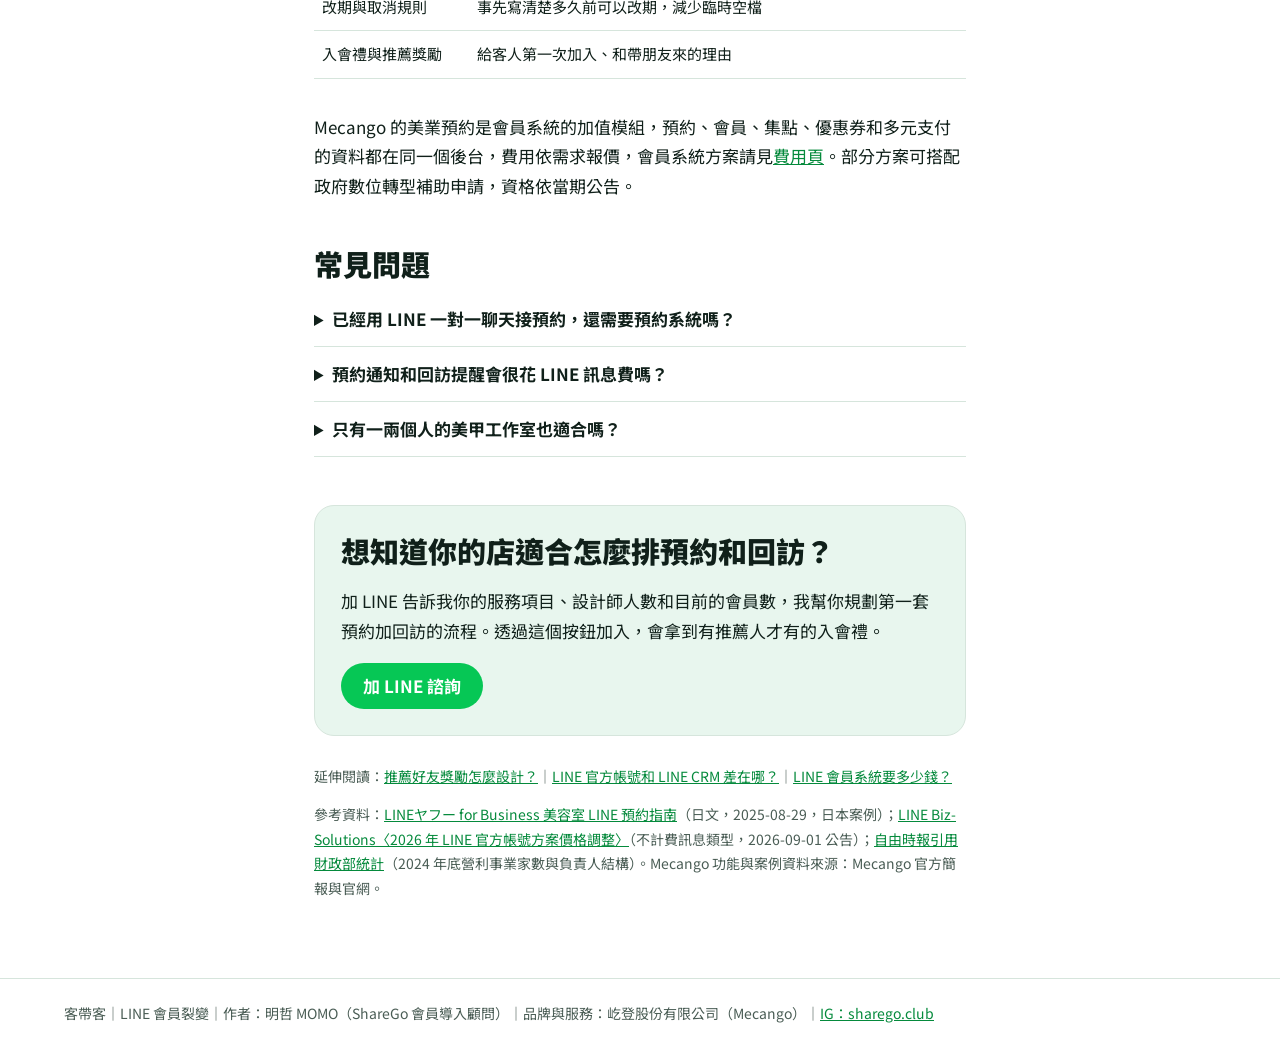
<file: beauty/index.html>
<!DOCTYPE html>
<html lang="zh-Hant">
<head>
<meta charset="utf-8">
<meta name="viewport" content="width=device-width,initial-scale=1">
<title>美業 LINE 預約系統｜客帶客</title>
<meta name="description" content="美業、美甲、美睫店怎麼用 LINE 預約系統？客人在 LINE 裡自己選時段，24 小時自動接單；再依療程週期自動提醒回訪、補滿空檔，加上推薦好友獎勵（MGM）讓熟客帶新客。附耳沐實際案例。">
<meta name="author" content="明哲 MOMO">
<link rel="canonical" href="https://crm.momowinwin.com/beauty/">
<meta property="og:title" content="美業、美甲怎麼用 LINE 預約系統？24 小時自動接單與回訪">
<meta property="og:url" content="https://crm.momowinwin.com/beauty/">
<meta property="og:site_name" content="客帶客｜LINE 會員裂變">
<meta property="og:type" content="article">
<link rel="preconnect" href="https://fonts.googleapis.com">
<link rel="preconnect" href="https://fonts.gstatic.com" crossorigin>
<link href="https://fonts.googleapis.com/css2?family=Noto+Sans+TC:wght@400;700;900&display=swap" rel="stylesheet">
<link rel="stylesheet" href="../assets/article.css">
<script type="application/ld+json">[{"@context":"https://schema.org","@type":"Article","headline":"美業、美甲怎麼用 LINE 預約系統？24 小時自動接單與回訪","author":{"@type":"Person","@id":"https://crm.momowinwin.com/#momo","name":"明哲 MOMO"},"datePublished":"2026-11-25","dateModified":"2026-11-25","inLanguage":"zh-TW","mainEntityOfPage":"https://crm.momowinwin.com/beauty/"},{"@context":"https://schema.org","@type":"BreadcrumbList","itemListElement":[{"@type":"ListItem","position":1,"name":"首頁","item":"https://crm.momowinwin.com/"},{"@type":"ListItem","position":2,"name":"美業 LINE 預約系統","item":"https://crm.momowinwin.com/beauty/"}]},{"@context":"https://schema.org","@type":"FAQPage","mainEntity":[{"@type":"Question","name":"已經用 LINE 一對一聊天接預約，還需要預約系統嗎？","acceptedAnswer":{"@type":"Answer","text":"店小、客人少的時候，一對一聊天就夠用。當你常在下班後回預約訊息、排錯時段，或想知道每位客人多久沒來，就值得改成線上預約：客人自己選服務與時段，預約紀錄直接記在會員身上，之後的回訪提醒才有依據。"}},{"@type":"Question","name":"預約通知和回訪提醒會很花 LINE 訊息費嗎？","acceptedAnswer":{"@type":"Answer","text":"LINE 官方帳號的一對一聊天、自動回應與加入好友的歡迎訊息不計費；系統主動推送的通知與群發則依官方帳號方案計入訊息量。預約通知只發給當次預約的客人，回訪提醒只發給該回來的那群人，訊息量比每次群發給全部好友少很多。"}},{"@type":"Question","name":"只有一兩個人的美甲工作室也適合嗎？","acceptedAnswer":{"@type":"Answer","text":"適合。人越少，越需要讓預約和提醒自動跑，你才能專心做手上的客人。可以先從會員系統加上線上預約開始，推薦好友獎勵和互動遊戲等熟客累積起來再加。"}}]}]</script>
</head>
<body>
<nav><a class="brand" href="../">客帶客｜LINE 會員裂變</a><span class="navlinks"><a href="../guides/#industry">產業</a><a href="../guides/">文章</a></span><a class="btn ghost navplan" href="../plan/">方案試算</a><a class="btn js-line" href="https://liff.line.me/2000189532-mPbqGd5y/subscribe-3q5l5619" target="_blank" rel="noopener">加 LINE 諮詢</a></nav>
<article>
<div class="crumb"><a href="../">首頁</a> › 美業 LINE 預約系統</div>
<h1>美業、美甲怎麼用 LINE 預約系統？24 小時自動接單與回訪</h1>
<p class="meta">作者：明哲 MOMO（ShareGo 會員導入顧問）｜最後更新：2026-11-25</p>

<div class="answer"><b>重點先講</b>美業用 LINE 預約系統，第一步是讓客人在 LINE 裡自己選服務、設計師和時段，半夜也能預約成功，不用再一則一則回訊息。第二步是把每次預約和消費記在會員身上，依療程週期自動提醒客人回來。最後加上推薦好友獎勵，讓做得滿意的熟客把朋友帶進來。</div>

<nav class="toc" aria-label="本文重點"><b>本文重點</b><ol><li><a href="#s1">美業店最常見的三個預約與回訪問題</a></li><li><a href="#s2">做法一：客人在 LINE 裡自己預約，24 小時接單</a></li><li><a href="#s3">做法二：依療程週期，自動提醒熟客回來</a></li><li><a href="#s4">做法三：空檔時段只推給會來的人</a></li><li><a href="#s5">做法四：讓滿意的熟客帶朋友來（會員裂變／MGM）</a></li><li><a href="#s6">實際案例：耳沐用線上預約 24 小時自動接單</a></li><li><a href="#s7">導入前，先準備好這四件事</a></li><li><a href="#s8">常見問題</a></li></ol></nav>

<h2 id="s1">美業店最常見的三個預約與回訪問題</h2>
<p>依財政部統計，截至 2024 年底，「其他服務業」的女性負責人比例達 47.8%，財政部推測與美甲美睫、美容美體服務盛行有關。小型工作室越來越多，客人的選擇也越來越多，以下三個問題幾乎每家店都會遇到。</p>
<p><b>下班了還在回預約訊息。</b>客人習慣晚上滑手機時順手問「明天有空嗎」，老闆或設計師只好收工後再一則一則對時間，回慢了，客人就約別家。</p>
<p><b>客人做完一次就不見了。</b>美甲要換甲、睫毛要補接、頭髮要補染，這些都有固定週期。但沒有紀錄，你不知道誰該回來了，只能等客人自己想起來。</p>
<p><b>平日空檔排不滿。</b>週末約滿、平日下午空著，想發優惠又怕發給全部好友，被封鎖之外還墊高 LINE 的訊息費。</p>

<h2 id="s2">做法一：客人在 LINE 裡自己預約，24 小時接單</h2>
<p>線上預約的意思是：客人從 LINE 圖文選單（聊天室下方的按鈕選單）點進預約頁，自己選服務項目、設計師和時段，送出就完成，不用等你回覆。你這邊只要先在後台設定好服務時長、每位設計師的班表和可預約時段，系統就會自動避開重複或排不下的時段。</p>
<p>這樣做的好處，除了不用熬夜回訊息，還有一個常被忽略的：<b>每一筆預約都自動記在這位會員身上</b>。客人是誰、做了什麼、什麼時候做的，都有紀錄，後面的回訪提醒和分眾優惠才有依據。日本 LINE 官方的美容室指南也提到，福岡縣一家美髮沙龍的網路預約約有七成來自 LINE 上的預約入口，可見客人本來就習慣在 LINE 裡完成預約。</p>

<h2 id="s3">做法二：依療程週期，自動提醒熟客回來</h2>
<p>有了預約和消費紀錄，就能讓系統幫你記得「誰該回來了」。做法是依你店裡的療程週期設定提醒，例如做完凝膠甲一段時間後提醒換甲、接睫毛後提醒補接，訊息裡直接附上預約按鈕，客人點一下就能約下一次。</p>
<p>同樣的邏輯也能用在其他自動任務上：生日當月自動送壽星禮、票券快到期前自動提醒、消費達到一定金額自動回饋，以及很久沒來的客人自動送一張回店優惠，也就是「沉睡客喚醒」。這些設定一次，系統就會定時自動發送，不用你每天記。</p>

<h2 id="s4">做法三：空檔時段只推給會來的人</h2>
<p>平日下午有空檔時，不要群發給所有好友。系統會依消費金額、來店頻率和做過的服務自動幫會員貼標籤，例如「常做美甲」「平日常來」「三個月沒來」，你只要挑出最可能在平日上門的那群人，推送限時優惠就好。</p>
<p>只發給對的人，訊息量少、封鎖也少。LINE 官方帳號的一對一聊天、自動回應不計費，但群發與系統主動推送的訊息會計入方案的訊息量，費用細節請見<a href="../pricing/">LINE 會員系統要多少錢</a>。</p>

<h2 id="s5">做法四：讓滿意的熟客帶朋友來（會員裂變／MGM）</h2>
<p>美業最好的新客來源，是熟客的朋友。會員裂變也叫 MGM（Member Get Member），意思是讓會員把優惠分享給朋友，朋友加入並消費後，推薦人自動拿到獎勵。美業常見的設定是：</p>
<ul>
<li>熟客在 LINE 裡一鍵分享「首次體驗優惠」給朋友</li>
<li>朋友領券後成為會員，系統自動記錄是誰推薦的</li>
<li>朋友完成第一次預約並到店後，推薦人得一次加購療程</li>
</ul>
<p>獎勵用加購療程而不是現金，客人覺得有價值，你的實際成本主要是耗材和時間，而且要回店才能用。從分享、領券到預約都在 LINE 裡完成，中間不需要店員手動對帳。更完整的設計原則請見<a href="../referral/">推薦好友獎勵怎麼設計</a>。</p>

<h2 id="s6">實際案例：耳沐用線上預約 24 小時自動接單</h2>
<div class="stat">
<div><b>1,444 筆</b>透過線上預約系統完成的預約</div>
<div><b>24 小時</b>自動接單</div>
</div>
<p>美業品牌耳沐導入 Mecango 的線上預約系統後，客人可以隨時在 LINE 裡完成預約，已累積 1,444 筆線上預約。預約不再卡在店家有沒有空回訊息，店裡的人力可以留給現場的客人。</p>
<p class="note">案例數據來源：Mecango 官方簡報與官網。</p>

<h2 id="s7">導入前，先準備好這四件事</h2>
<div class="scroll"><table>
<thead><tr><th>要準備的</th><th>為什麼</th></tr></thead>
<tbody>
<tr><td>服務項目與時長</td><td>例如單色凝膠、卸甲、嫁接睫毛各要多久，系統才能正確排時段</td></tr>
<tr><td>設計師班表</td><td>客人只看到真的能約的時段</td></tr>
<tr><td>改期與取消規則</td><td>事先寫清楚多久前可以改期，減少臨時空檔</td></tr>
<tr><td>入會禮與推薦獎勵</td><td>給客人第一次加入、和帶朋友來的理由</td></tr>
</tbody></table></div>
<p>Mecango 的美業預約是會員系統的加值模組，預約、會員、集點、優惠券和多元支付的資料都在同一個後台，費用依需求報價，會員系統方案請見<a href="../pricing/">費用頁</a>。部分方案可搭配政府數位轉型補助申請，資格依當期公告。</p>

<h2 id="s8">常見問題</h2>
<details><summary>已經用 LINE 一對一聊天接預約，還需要預約系統嗎？</summary><p>店小、客人少的時候，一對一聊天就夠用。當你常在下班後回預約訊息、排錯時段，或想知道每位客人多久沒來，就值得改成線上預約：客人自己選服務與時段，預約紀錄直接記在會員身上，之後的回訪提醒才有依據。</p></details>
<details><summary>預約通知和回訪提醒會很花 LINE 訊息費嗎？</summary><p>LINE 官方帳號的一對一聊天、自動回應與加入好友的歡迎訊息不計費；系統主動推送的通知與群發則依官方帳號方案計入訊息量。預約通知只發給當次預約的客人，回訪提醒只發給該回來的那群人，訊息量比每次群發給全部好友少很多。</p></details>
<details><summary>只有一兩個人的美甲工作室也適合嗎？</summary><p>適合。人越少，越需要讓預約和提醒自動跑，你才能專心做手上的客人。可以先從會員系統加上線上預約開始，推薦好友獎勵和互動遊戲等熟客累積起來再加。</p></details>

<div class="cta">
<h2>想知道你的店適合怎麼排預約和回訪？</h2>
<p>加 LINE 告訴我你的服務項目、設計師人數和目前的會員數，我幫你規劃第一套預約加回訪的流程。透過這個按鈕加入，會拿到有推薦人才有的入會禮。</p>
<a class="btn js-line" href="https://liff.line.me/2000189532-mPbqGd5y/subscribe-3q5l5619" target="_blank" rel="noopener">加 LINE 諮詢</a>
</div>
<p class="note" style="margin-top:28px">延伸閱讀：<a href="../referral/">推薦好友獎勵怎麼設計？</a>｜<a href="../line-oa-vs-crm/">LINE 官方帳號和 LINE CRM 差在哪？</a>｜<a href="../pricing/">LINE 會員系統要多少錢？</a></p>
<p class="note">參考資料：<a href="https://www.lycbiz.com/jp/column/line-official-account/marketing/salon-reservation/?list=17076" target="_blank" rel="noopener">LINEヤフー for Business 美容室 LINE 預約指南</a>（日文，2025-08-29，日本案例）；<a href="https://tw.linebiz.com/column/LINEOA-2026-Price-Plan/" target="_blank" rel="noopener">LINE Biz-Solutions〈2026 年 LINE 官方帳號方案價格調整〉</a>（不計費訊息類型，2026-09-01 公告）；<a href="https://ec.ltn.com.tw/article/breakingnews/5282589" target="_blank" rel="noopener">自由時報引用財政部統計</a>（2024 年底營利事業家數與負責人結構）。Mecango 功能與案例資料來源：Mecango 官方簡報與官網。</p>
</article>
<footer>客帶客｜LINE 會員裂變｜作者：明哲 MOMO（ShareGo 會員導入顧問）｜品牌與服務：屹登股份有限公司（Mecango）｜<a href="https://www.instagram.com/sharego.club/" rel="me">IG：sharego.club</a></footer>
</body>
</html>
</file>
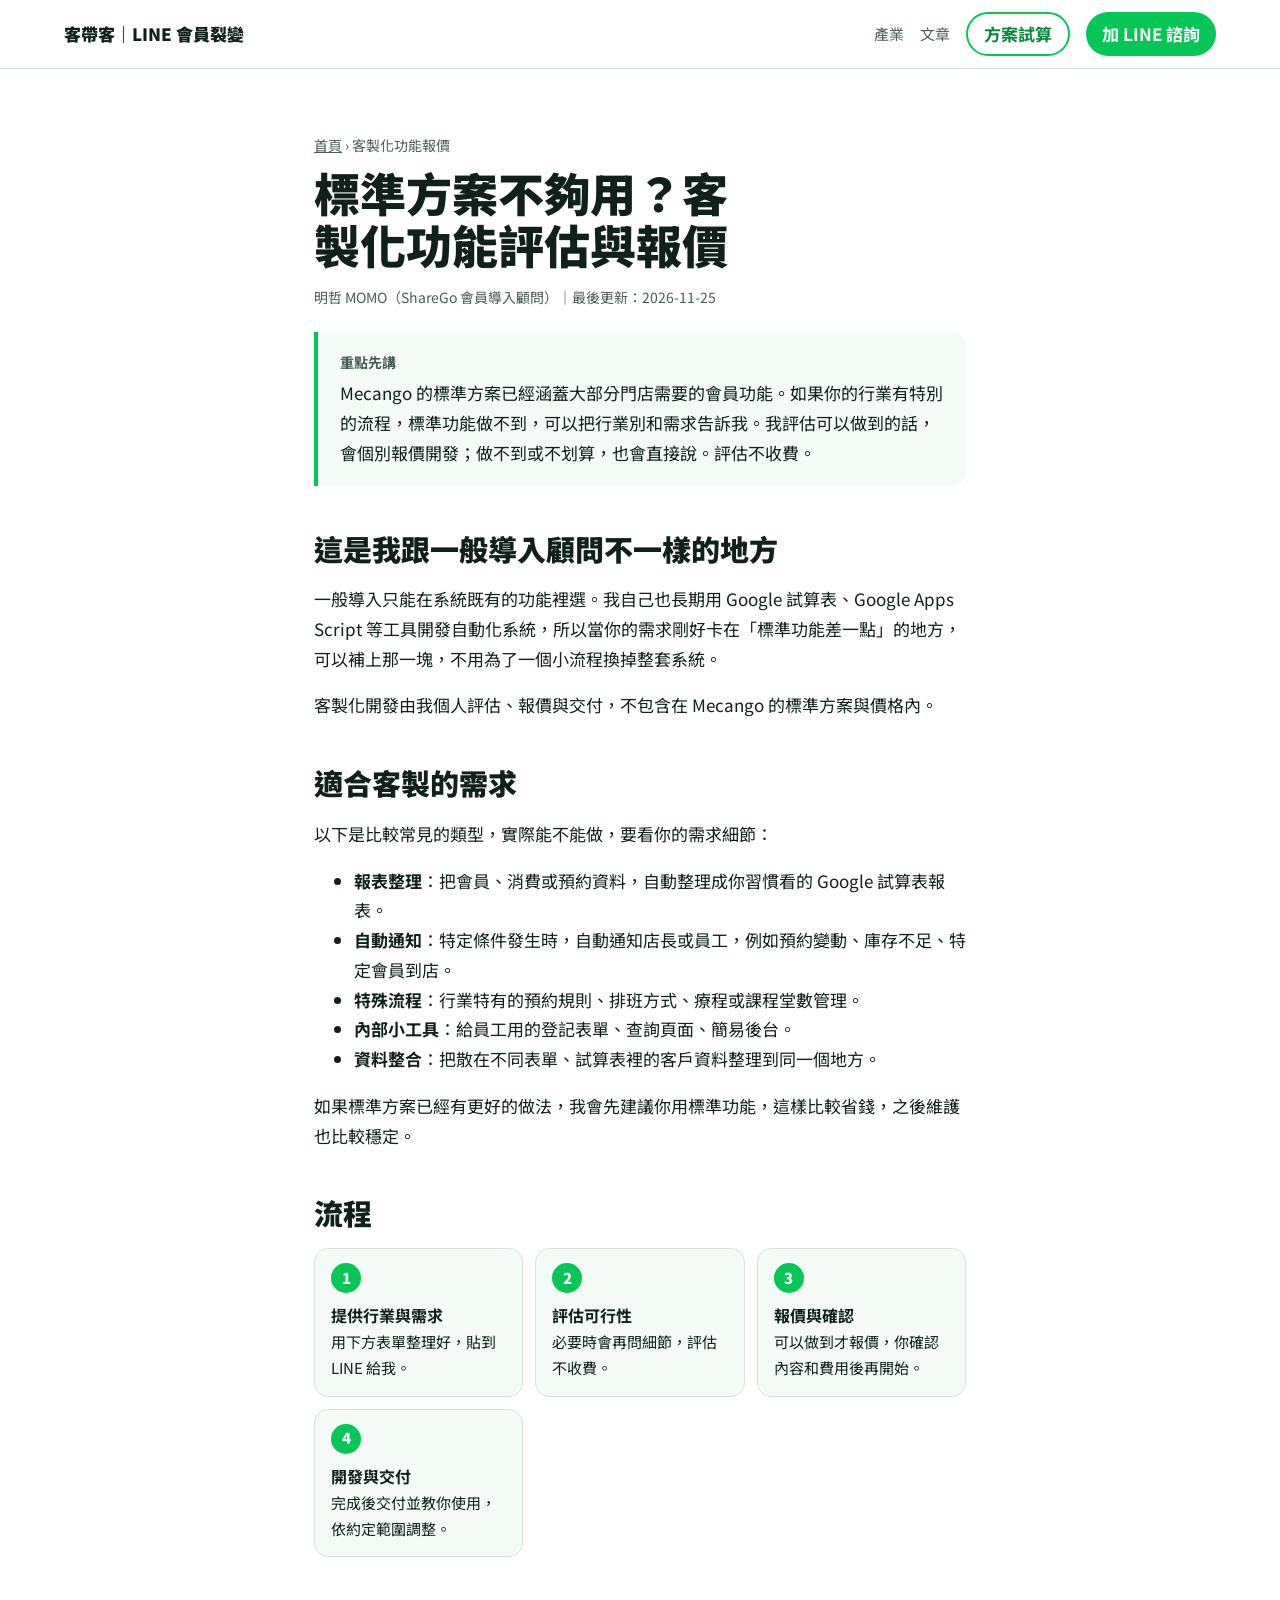
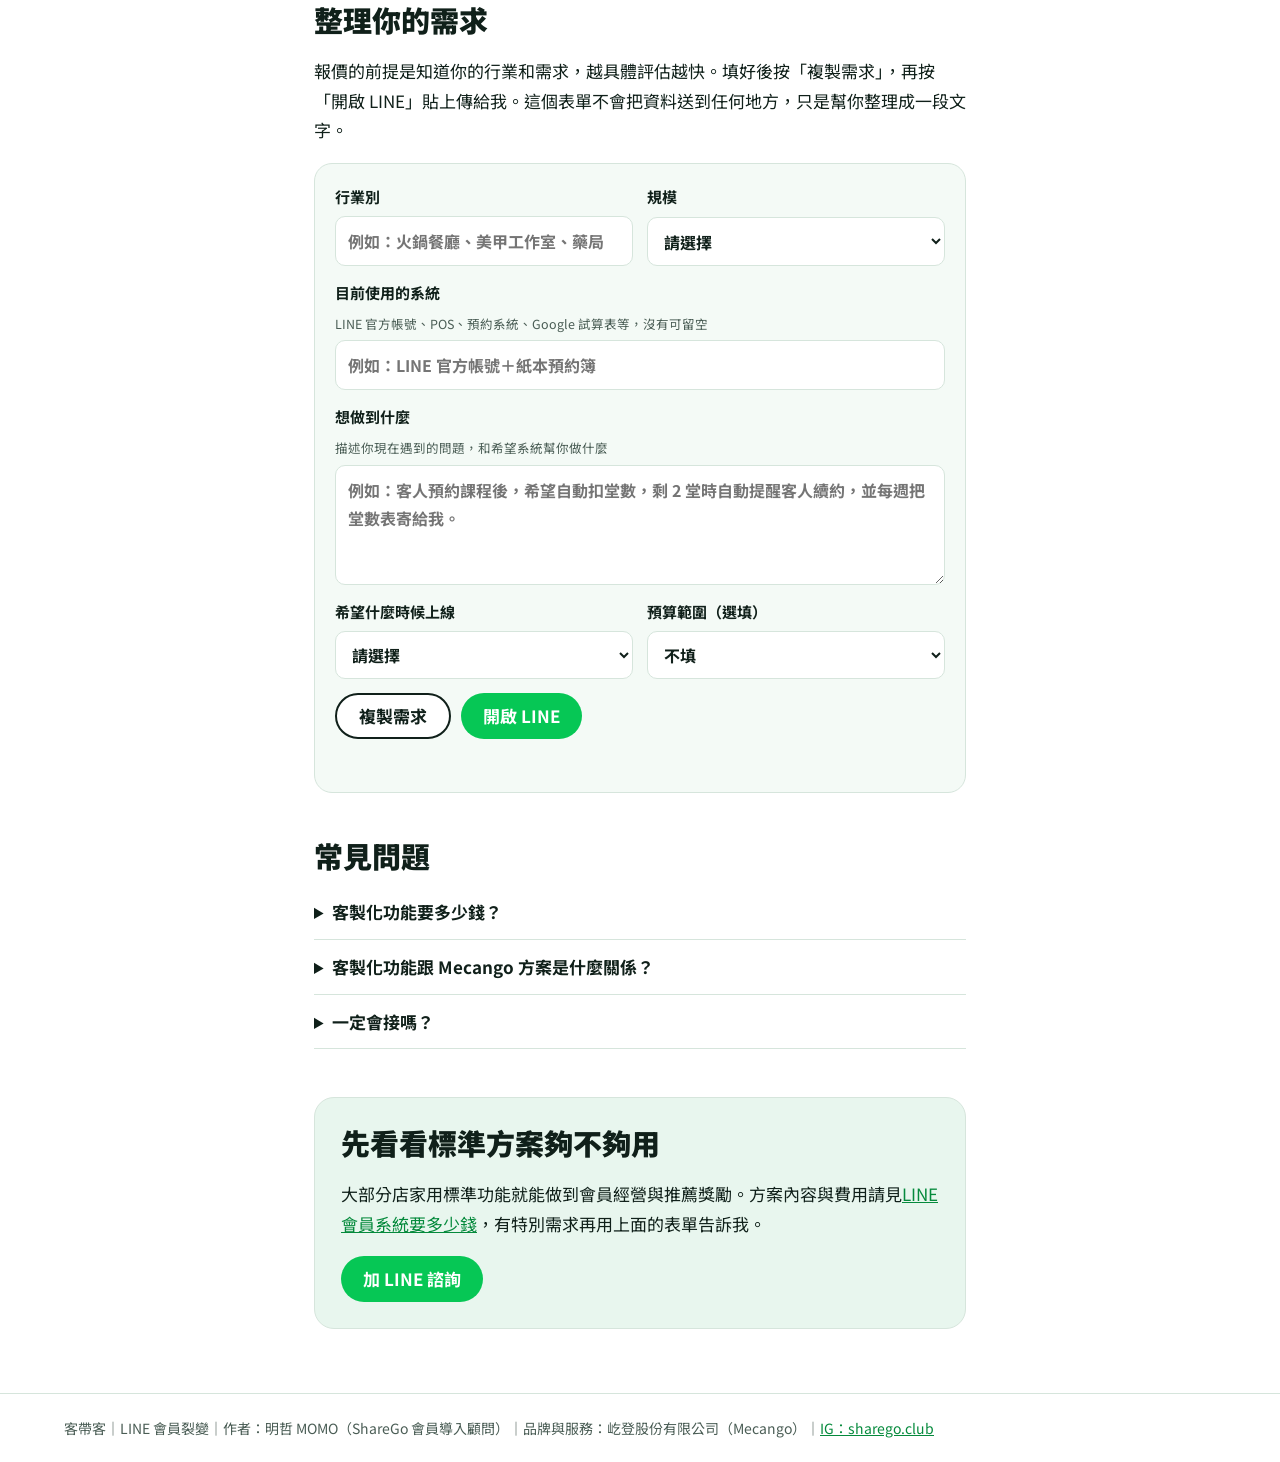
<file: custom/index.html>
<!DOCTYPE html>
<html lang="zh-Hant">
<head>
<meta charset="utf-8">
<meta name="viewport" content="width=device-width,initial-scale=1">
<title>客製化功能報價｜客帶客</title>
<meta name="description" content="Mecango 標準方案沒有的功能，可以客製開發。告訴我你的行業別和需求，由明哲 MOMO 評估可行性後個別報價，例如 Google 試算表報表、自動通知、特殊預約規則與內部管理小工具。">
<meta name="author" content="明哲 MOMO">
<link rel="canonical" href="https://crm.momowinwin.com/custom/">
<meta property="og:title" content="標準方案不夠用？客製化功能評估與報價｜客帶客">
<meta property="og:url" content="https://crm.momowinwin.com/custom/">
<meta property="og:site_name" content="客帶客｜LINE 會員裂變">
<meta property="og:type" content="website">
<link rel="preconnect" href="https://fonts.googleapis.com">
<link rel="preconnect" href="https://fonts.gstatic.com" crossorigin>
<link href="https://fonts.googleapis.com/css2?family=Noto+Sans+TC:wght@400;700;900&display=swap" rel="stylesheet">
<link rel="stylesheet" href="../assets/article.css">
<style>
.steps4{display:grid;grid-template-columns:repeat(auto-fit,minmax(min(100%,170px),1fr));gap:12px;margin:16px 0;counter-reset:s}
.steps4 div{background:var(--panel);border:1px solid var(--rule);border-radius:14px;padding:14px 16px;font-size:15px}
.steps4 div::before{counter-increment:s;content:counter(s);display:grid;place-items:center;width:30px;height:30px;border-radius:50%;background:var(--line);color:#fff;font-weight:900;margin-bottom:8px}
.steps4 b{display:block;font-size:16px}
.form{background:var(--panel);border:1px solid var(--rule);border-radius:18px;padding:20px;margin:18px 0;display:grid;gap:14px}
.form label{display:grid;gap:6px;font-weight:700;font-size:15px}
.form label small{font-weight:400;color:var(--soft)}
.form input,.form select,.form textarea{font:inherit;font-size:16px;padding:10px 12px;border:1px solid var(--rule);border-radius:10px;background:#fff;color:var(--ink);width:100%}
.form textarea{min-height:120px;resize:vertical}
.form input:focus-visible,.form select:focus-visible,.form textarea:focus-visible{outline:3px solid var(--yel);outline-offset:1px}
.row2{display:grid;grid-template-columns:repeat(auto-fit,minmax(min(100%,220px),1fr));gap:14px}
.acts{display:flex;flex-wrap:wrap;gap:10px;align-items:center}
.btn2{display:inline-flex;align-items:center;min-height:46px;padding:0 22px;border-radius:999px;border:2px solid var(--ink);background:#fff;color:var(--ink);font:inherit;font-weight:700;cursor:pointer}
.btn2:focus-visible{outline:3px solid var(--yel);outline-offset:3px}
#out{display:none;white-space:pre-wrap;background:#fff;border:1px dashed var(--rule);border-radius:10px;padding:12px;font-size:14px}
#msg{font-size:14px;color:var(--lineink);font-weight:700;min-height:1.4em}
</style>
<script type="application/ld+json">[{"@context":"https://schema.org","@type":"Service","name":"LINE 會員系統客製化功能開發","serviceType":"客製化功能評估與開發","description":"針對 Mecango 標準方案以外的特殊需求，由明哲 MOMO 依行業別與需求評估可行性後個別報價，例如 Google 試算表報表、自動通知、特殊預約規則與內部管理小工具。","provider":{"@type":"Person","@id":"https://crm.momowinwin.com/#momo","name":"明哲 MOMO"},"areaServed":{"@type":"Country","name":"台灣"},"url":"https://crm.momowinwin.com/custom/"},
{"@context":"https://schema.org","@type":"BreadcrumbList","itemListElement":[{"@type":"ListItem","position":1,"name":"首頁","item":"https://crm.momowinwin.com/"},{"@type":"ListItem","position":2,"name":"客製化功能報價","item":"https://crm.momowinwin.com/custom/"}]},
{"@context":"https://schema.org","@type":"FAQPage","mainEntity":[
{"@type":"Question","name":"客製化功能要多少錢？","acceptedAnswer":{"@type":"Answer","text":"依需求的複雜度個別報價，沒有固定價目。請先提供行業別與需求內容，評估可以做到之後，才會給你報價，評估本身不收費。"}},
{"@type":"Question","name":"客製化功能跟 Mecango 方案是什麼關係？","acceptedAnswer":{"@type":"Answer","text":"客製化開發由明哲 MOMO 個人評估、報價與交付，不包含在 Mecango 的標準方案與價格內。適合標準功能已經滿足大部分需求，只差一兩個特殊流程的店家。"}},
{"@type":"Question","name":"一定會接嗎？","acceptedAnswer":{"@type":"Answer","text":"不一定。評估後如果技術上做不到、維護成本過高，或標準方案已經有更好的做法，會直接告訴你，不會為了接案硬做。"}}]}]</script>
</head>
<body>
<nav><a class="brand" href="../">客帶客｜LINE 會員裂變</a><span class="navlinks"><a href="../guides/#industry">產業</a><a href="../guides/">文章</a></span><a class="btn ghost navplan" href="../plan/">方案試算</a><a class="btn js-line" href="https://liff.line.me/2000189532-mPbqGd5y/subscribe-3q5l5619" target="_blank" rel="noopener">加 LINE 諮詢</a></nav>
<article>
<div class="crumb"><a href="../">首頁</a> › 客製化功能報價</div>
<h1>標準方案不夠用？客製化功能評估與報價</h1>
<p class="meta">明哲 MOMO（ShareGo 會員導入顧問）｜最後更新：2026-11-25</p>

<div class="answer"><b>重點先講</b>Mecango 的標準方案已經涵蓋大部分門店需要的會員功能。如果你的行業有特別的流程，標準功能做不到，可以把行業別和需求告訴我。我評估可以做到的話，會個別報價開發；做不到或不划算，也會直接說。評估不收費。</div>

<h2>這是我跟一般導入顧問不一樣的地方</h2>
<p>一般導入只能在系統既有的功能裡選。我自己也長期用 Google 試算表、Google Apps Script 等工具開發自動化系統，所以當你的需求剛好卡在「標準功能差一點」的地方，可以補上那一塊，不用為了一個小流程換掉整套系統。</p>
<p>客製化開發由我個人評估、報價與交付，不包含在 Mecango 的標準方案與價格內。</p>

<h2>適合客製的需求</h2>
<p>以下是比較常見的類型，實際能不能做，要看你的需求細節：</p>
<ul>
<li><b>報表整理</b>：把會員、消費或預約資料，自動整理成你習慣看的 Google 試算表報表。</li>
<li><b>自動通知</b>：特定條件發生時，自動通知店長或員工，例如預約變動、庫存不足、特定會員到店。</li>
<li><b>特殊流程</b>：行業特有的預約規則、排班方式、療程或課程堂數管理。</li>
<li><b>內部小工具</b>：給員工用的登記表單、查詢頁面、簡易後台。</li>
<li><b>資料整合</b>：把散在不同表單、試算表裡的客戶資料整理到同一個地方。</li>
</ul>
<p>如果標準方案已經有更好的做法，我會先建議你用標準功能，這樣比較省錢，之後維護也比較穩定。</p>

<h2>流程</h2>
<div class="steps4">
<div><b>提供行業與需求</b>用下方表單整理好，貼到 LINE 給我。</div>
<div><b>評估可行性</b>必要時會再問細節，評估不收費。</div>
<div><b>報價與確認</b>可以做到才報價，你確認內容和費用後再開始。</div>
<div><b>開發與交付</b>完成後交付並教你使用，依約定範圍調整。</div>
</div>

<h2 id="form">整理你的需求</h2>
<p>報價的前提是知道你的行業和需求，越具體評估越快。填好後按「複製需求」，再按「開啟 LINE」貼上傳給我。這個表單不會把資料送到任何地方，只是幫你整理成一段文字。</p>
<form class="form" id="f" novalidate>
<div class="row2">
<label for="ind">行業別<input id="ind" placeholder="例如：火鍋餐廳、美甲工作室、藥局"></label>
<label for="size">規模<select id="size"><option value="">請選擇</option><option>單店</option><option>2～5 家分店</option><option>6 家以上分店</option><option>還沒開店／籌備中</option></select></label>
</div>
<label for="sys">目前使用的系統<small>LINE 官方帳號、POS、預約系統、Google 試算表等，沒有可留空</small><input id="sys" placeholder="例如：LINE 官方帳號＋紙本預約簿"></label>
<label for="need">想做到什麼<small>描述你現在遇到的問題，和希望系統幫你做什麼</small><textarea id="need" placeholder="例如：客人預約課程後，希望自動扣堂數，剩 2 堂時自動提醒客人續約，並每週把堂數表寄給我。"></textarea></label>
<div class="row2">
<label for="when">希望什麼時候上線<select id="when"><option value="">請選擇</option><option>1 個月內</option><option>1～3 個月</option><option>3 個月以上</option><option>還不確定</option></select></label>
<label for="budget">預算範圍（選填）<select id="budget"><option value="">不填</option><option>2 萬以內</option><option>2～5 萬</option><option>5～10 萬</option><option>10 萬以上</option><option>想先聽建議</option></select></label>
</div>
<div class="acts">
<button type="button" class="btn2" id="copy">複製需求</button>
<a class="btn js-line" href="https://liff.line.me/2000189532-mPbqGd5y/subscribe-3q5l5619" target="_blank" rel="noopener">開啟 LINE</a>
</div>
<div id="msg" aria-live="polite"></div>
<div id="out"></div>
</form>

<h2>常見問題</h2>
<details><summary>客製化功能要多少錢？</summary><p>依需求的複雜度個別報價，沒有固定價目。請先提供行業別與需求內容，評估可以做到之後，才會給你報價，評估本身不收費。</p></details>
<details><summary>客製化功能跟 Mecango 方案是什麼關係？</summary><p>客製化開發由明哲 MOMO 個人評估、報價與交付，不包含在 Mecango 的標準方案與價格內。適合標準功能已經滿足大部分需求，只差一兩個特殊流程的店家。</p></details>
<details><summary>一定會接嗎？</summary><p>不一定。評估後如果技術上做不到、維護成本過高，或標準方案已經有更好的做法，會直接告訴你，不會為了接案硬做。</p></details>

<div class="cta">
<h2>先看看標準方案夠不夠用</h2>
<p>大部分店家用標準功能就能做到會員經營與推薦獎勵。方案內容與費用請見<a href="../pricing/">LINE 會員系統要多少錢</a>，有特別需求再用上面的表單告訴我。</p>
<a class="btn js-line" href="https://liff.line.me/2000189532-mPbqGd5y/subscribe-3q5l5619" target="_blank" rel="noopener">加 LINE 諮詢</a>
</div>
</article>
<footer>客帶客｜LINE 會員裂變｜作者：明哲 MOMO（ShareGo 會員導入顧問）｜品牌與服務：屹登股份有限公司（Mecango）｜<a href="https://www.instagram.com/sharego.club/" rel="me">IG：sharego.club</a></footer>
<script>
{
const v=id=>document.getElementById(id).value.trim();
const build=()=>['【客製化需求評估】','行業別：'+(v('ind')||'（未填）'),'規模：'+(v('size')||'（未填）'),'目前系統：'+(v('sys')||'（未填）'),'想做到什麼：'+(v('need')||'（未填）'),'希望上線：'+(v('when')||'（未填）'),'預算範圍：'+(v('budget')||'（未填）'),'（來自客帶客網站）'].join('\n');
const msg=document.getElementById('msg'),out=document.getElementById('out');
document.getElementById('copy').addEventListener('click',async()=>{
  if(!v('ind')||!v('need')){msg.textContent='請至少填寫「行業別」和「想做到什麼」，評估才有依據。';msg.style.color='#b42318';return}
  const t=build();msg.style.color='';
  try{await navigator.clipboard.writeText(t);msg.textContent='已複製！按「開啟 LINE」貼上傳給我。';out.style.display='none'}
  catch(e){out.textContent=t;out.style.display='block';msg.textContent='無法自動複製，請長按下方文字全選複製。'}
});
}
</script>
</body>
</html>
</file>
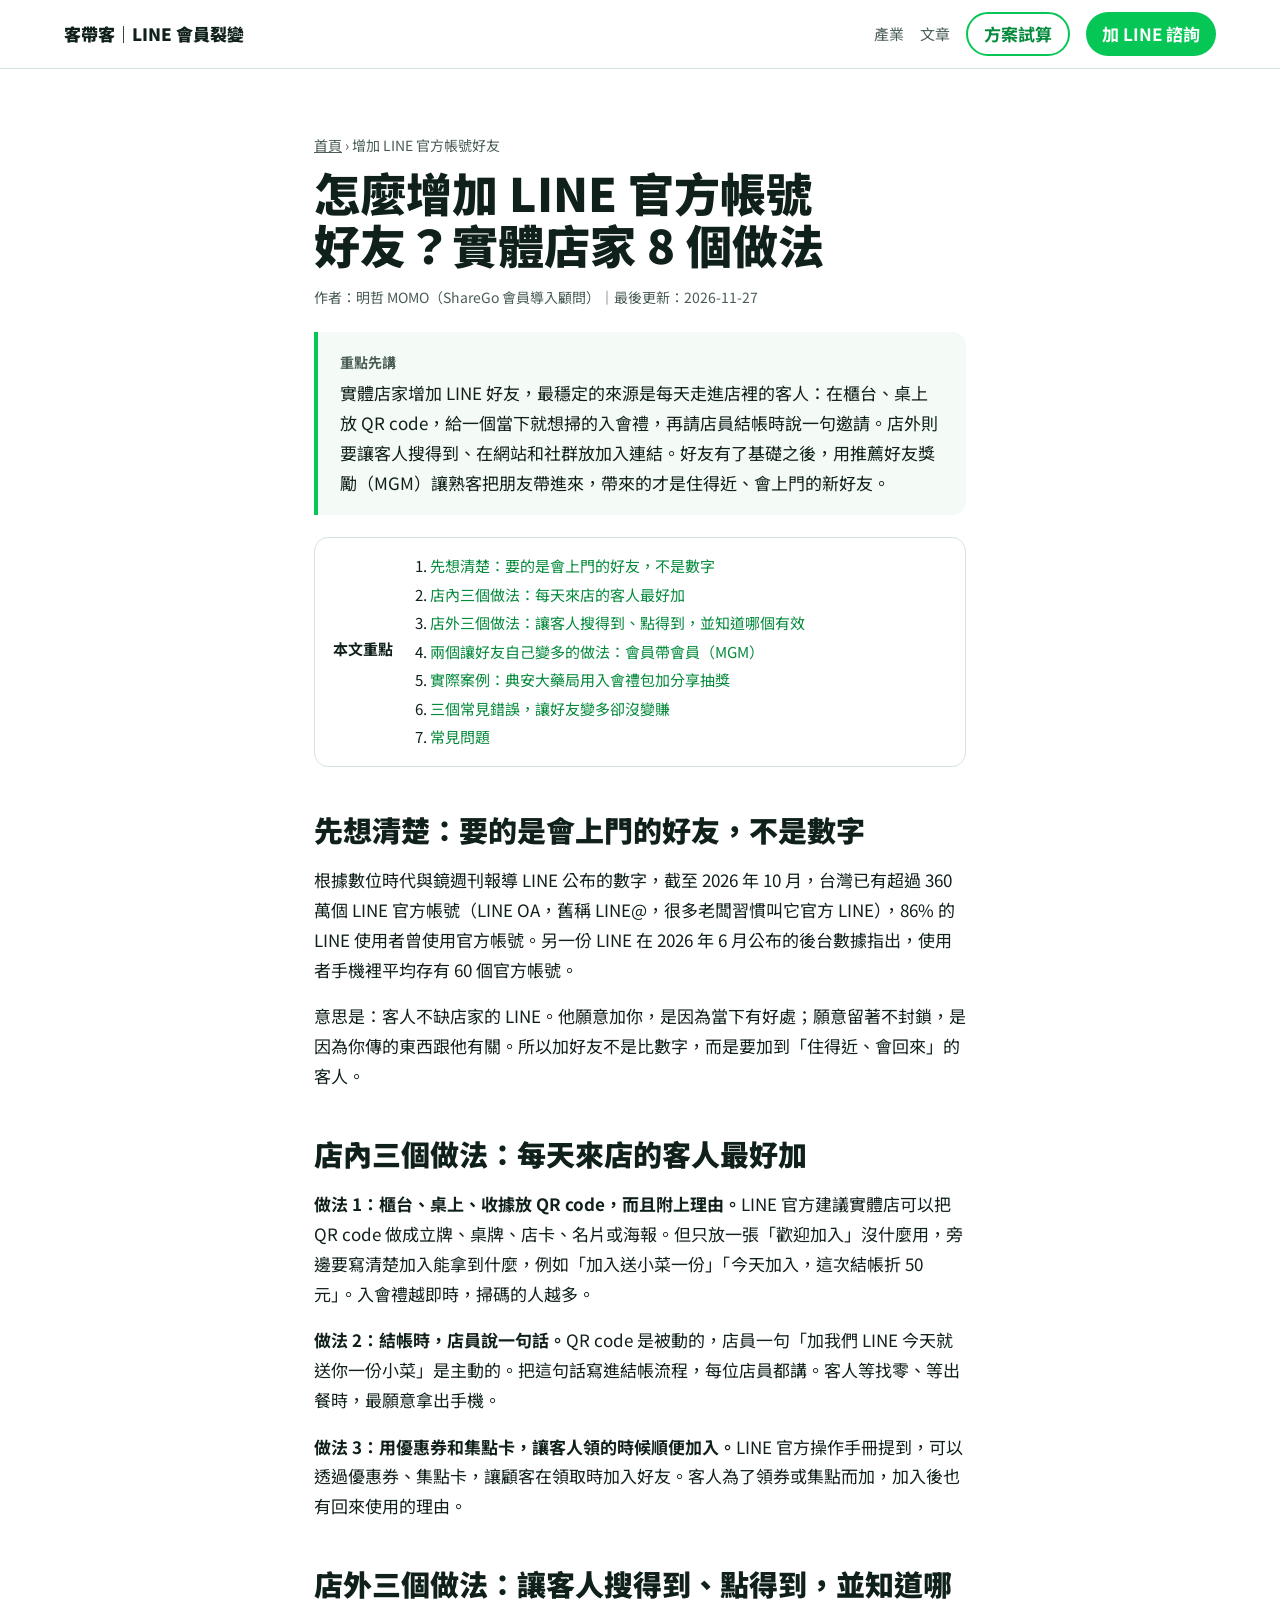
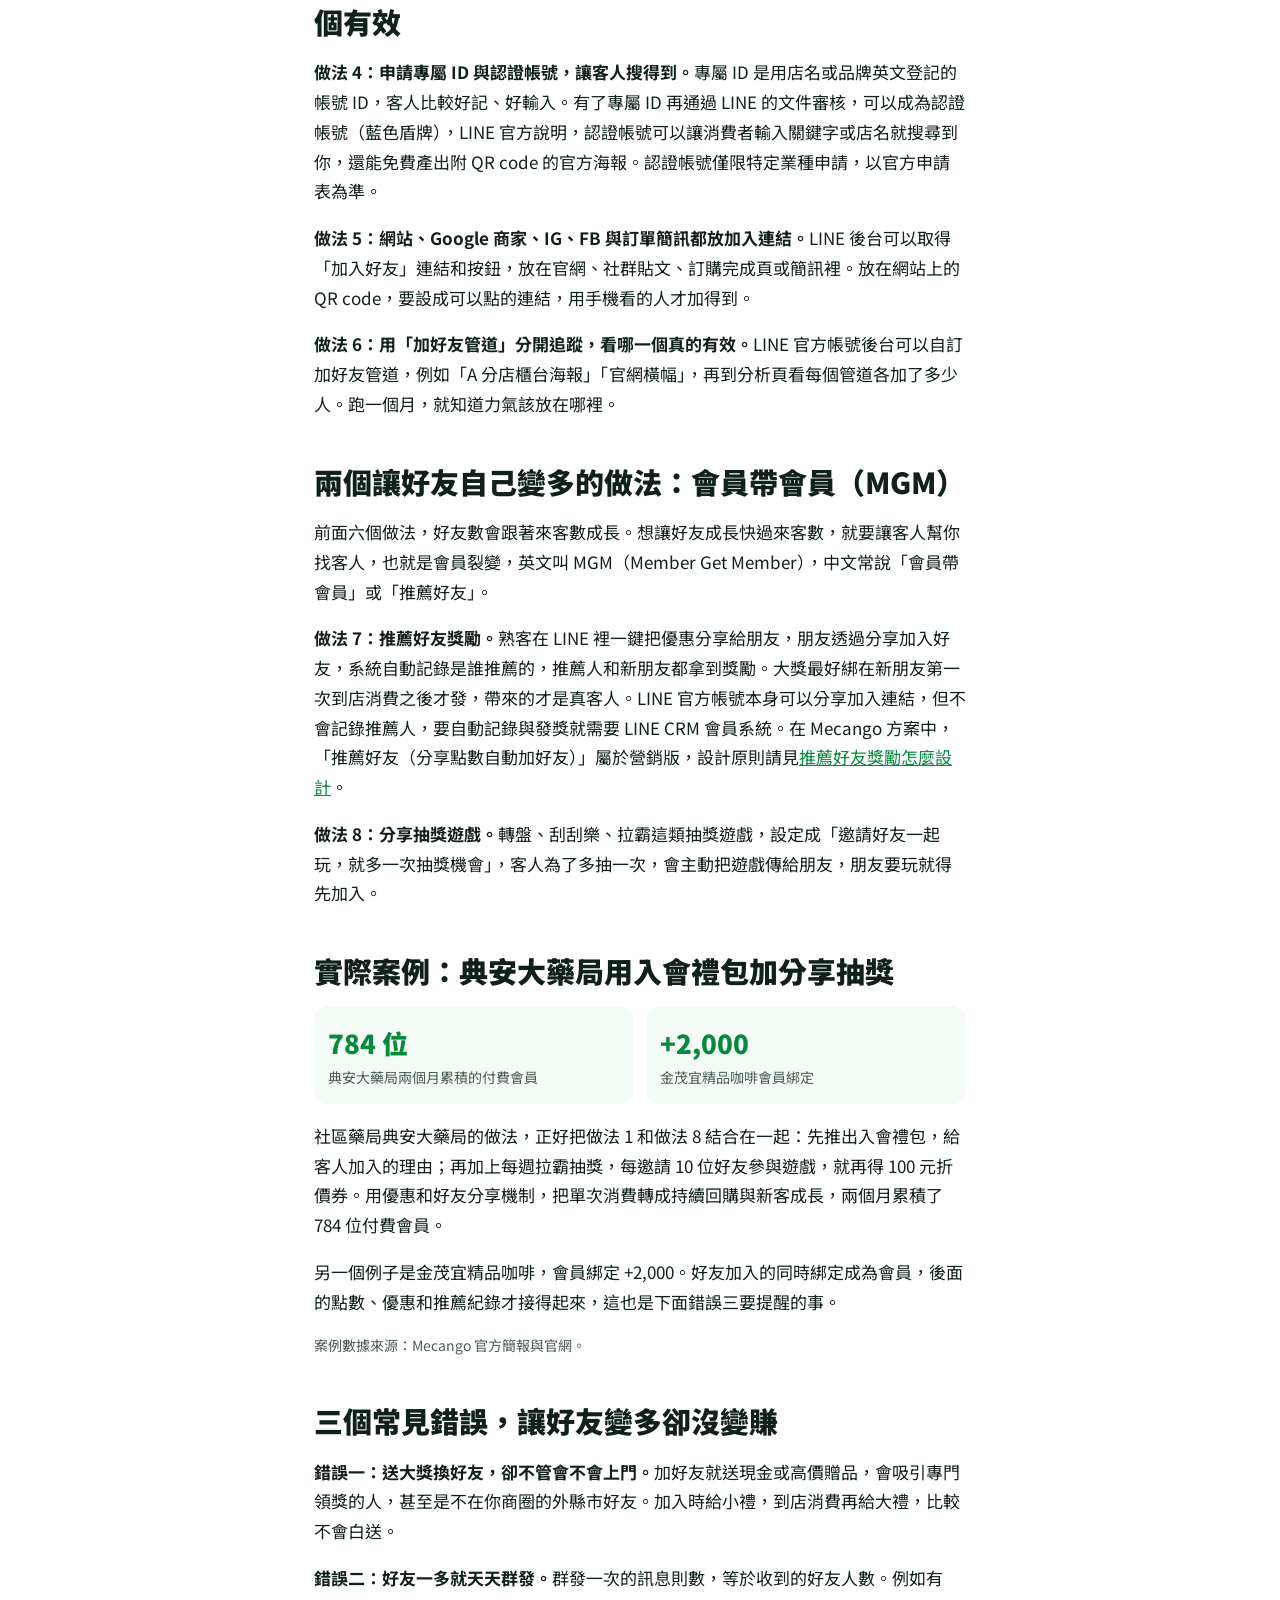
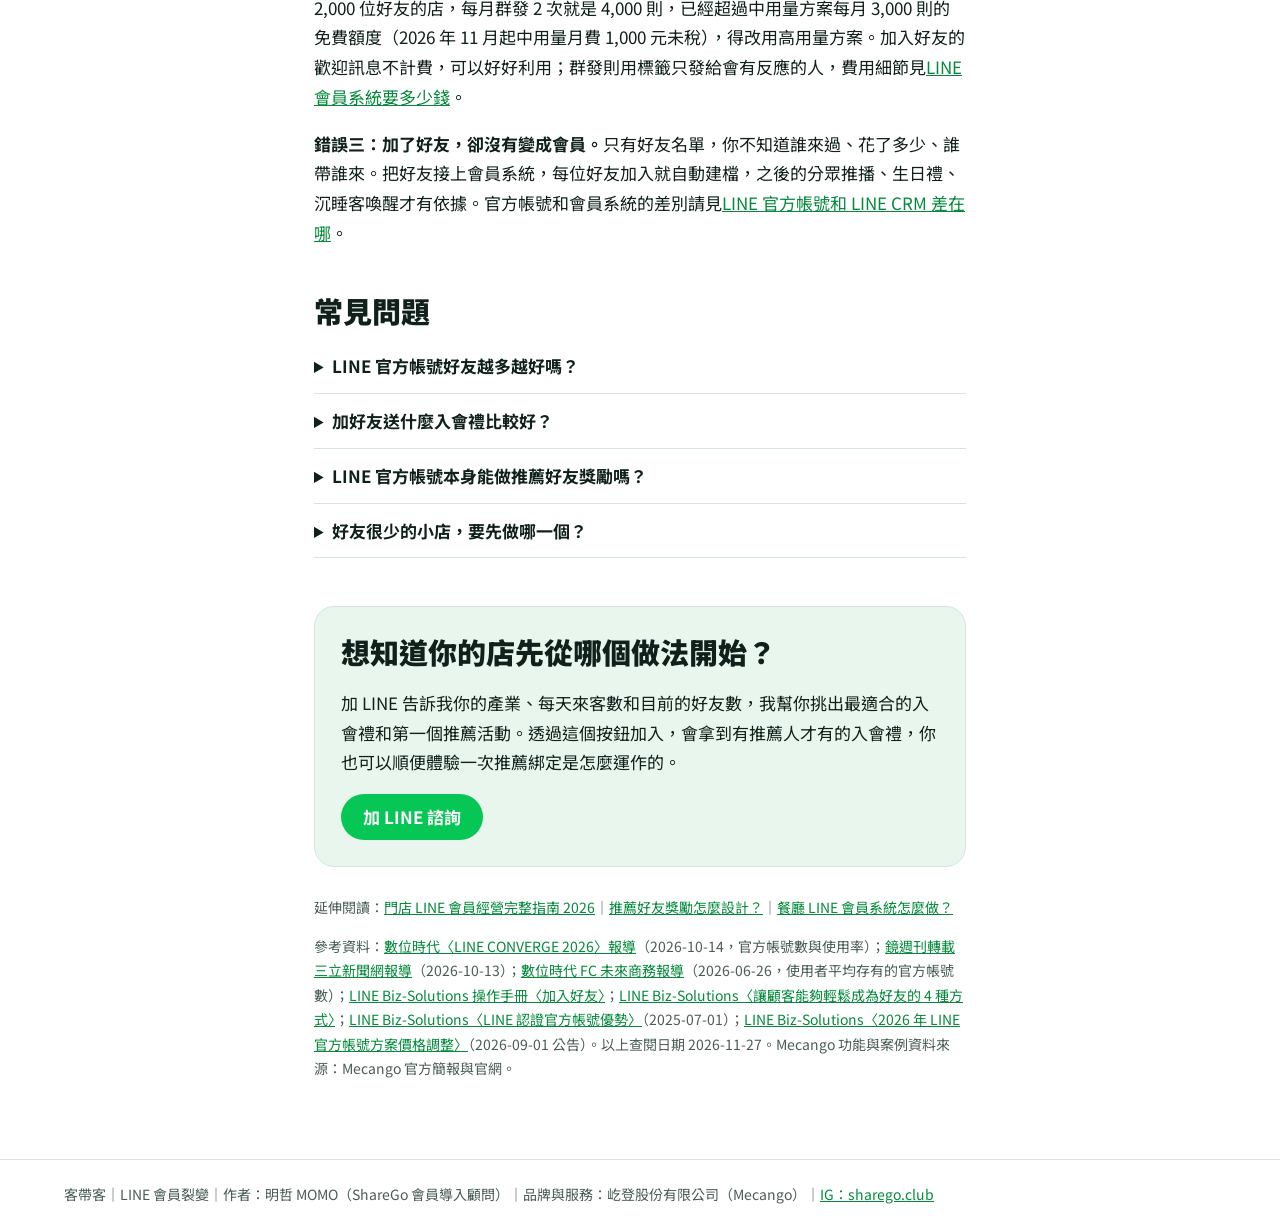
<file: grow-line-friends/index.html>
<!DOCTYPE html>
<html lang="zh-Hant">
<head>
<meta charset="utf-8">
<meta name="viewport" content="width=device-width,initial-scale=1">
<title>增加 LINE 好友｜客帶客</title>
<meta name="description" content="官方 LINE 好友怎麼增加？實體店家 8 個做法：QR code 加入會禮、結帳一句話、優惠券集點、讓客人搜得到、分管道追蹤，加上推薦好友（MGM）讓熟客帶新好友，附典安大藥局案例。">
<meta name="author" content="明哲 MOMO">
<link rel="canonical" href="https://crm.momowinwin.com/grow-line-friends/">
<meta property="og:title" content="怎麼增加 LINE 官方帳號好友？實體店家 8 個做法">
<meta property="og:url" content="https://crm.momowinwin.com/grow-line-friends/">
<meta property="og:site_name" content="客帶客｜LINE 會員裂變">
<meta property="og:type" content="article">
<link rel="preconnect" href="https://fonts.googleapis.com">
<link rel="preconnect" href="https://fonts.gstatic.com" crossorigin>
<link href="https://fonts.googleapis.com/css2?family=Noto+Sans+TC:wght@400;700;900&display=swap" rel="stylesheet">
<link rel="stylesheet" href="../assets/article.css">
<script type="application/ld+json">[{"@context":"https://schema.org","@type":"Article","headline":"怎麼增加 LINE 官方帳號好友？實體店家 8 個做法","author":{"@type":"Person","@id":"https://crm.momowinwin.com/#momo","name":"明哲 MOMO"},"datePublished":"2026-11-27","dateModified":"2026-11-27","inLanguage":"zh-TW","mainEntityOfPage":"https://crm.momowinwin.com/grow-line-friends/"},{"@context":"https://schema.org","@type":"BreadcrumbList","itemListElement":[{"@type":"ListItem","position":1,"name":"首頁","item":"https://crm.momowinwin.com/"},{"@type":"ListItem","position":2,"name":"增加 LINE 官方帳號好友","item":"https://crm.momowinwin.com/grow-line-friends/"}]},{"@type":"FAQPage","@context":"https://schema.org","mainEntity":[{"@type":"Question","name":"LINE 官方帳號好友越多越好嗎？","acceptedAnswer":{"@type":"Answer","text":"不一定。群發訊息是依收到的好友人數計算則數，好友多但不會上門，只會讓訊息費變高、封鎖變多。實體店家要的是住得近、會回來消費的好友，所以加好友的獎勵最好跟到店消費綁在一起。"}},{"@type":"Question","name":"加好友送什麼入會禮比較好？","acceptedAnswer":{"@type":"Answer","text":"選跟本業相關、當下就能用、成本不高但客人覺得有價值的東西，例如餐廳送一份小菜、美業送一次加購項目、藥局送折價券。重點是讓客人在店裡當下就有掃碼的理由。"}},{"@type":"Question","name":"LINE 官方帳號本身能做推薦好友獎勵嗎？","acceptedAnswer":{"@type":"Answer","text":"官方帳號可以分享加入好友連結，但不會記錄是誰推薦的，也無法依推薦結果自動發獎。要讓熟客分享後自動記錄推薦關係、自動發點數或優惠券，需要串接 LINE CRM 會員系統。"}},{"@type":"Question","name":"好友很少的小店，要先做哪一個？","acceptedAnswer":{"@type":"Answer","text":"先把店內的 QR code 和入會禮做好，再請店員在結帳時說一句邀請的話。這兩件事免費就能開始，來店的客人每天都在，是最穩定的好友來源。等熟客累積起來，再加上推薦好友獎勵讓熟客帶朋友加入。"}}]}]</script>
</head>
<body>
<nav><a class="brand" href="../">客帶客｜LINE 會員裂變</a><span class="navlinks"><a href="../guides/#industry">產業</a><a href="../guides/">文章</a></span><a class="btn ghost navplan" href="../plan/">方案試算</a><a class="btn js-line" href="https://liff.line.me/2000189532-mPbqGd5y/subscribe-3q5l5619" target="_blank" rel="noopener">加 LINE 諮詢</a></nav>
<article>
<div class="crumb"><a href="../">首頁</a> › 增加 LINE 官方帳號好友</div>
<h1>怎麼增加 LINE 官方帳號好友？實體店家 8 個做法</h1>
<p class="meta">作者：明哲 MOMO（ShareGo 會員導入顧問）｜最後更新：2026-11-27</p>

<div class="answer"><b>重點先講</b>實體店家增加 LINE 好友，最穩定的來源是每天走進店裡的客人：在櫃台、桌上放 QR code，給一個當下就想掃的入會禮，再請店員結帳時說一句邀請。店外則要讓客人搜得到、在網站和社群放加入連結。好友有了基礎之後，用推薦好友獎勵（MGM）讓熟客把朋友帶進來，帶來的才是住得近、會上門的新好友。</div>

<nav class="toc" aria-label="本文重點"><b>本文重點</b><ol><li><a href="#s1">先想清楚：要的是會上門的好友，不是數字</a></li><li><a href="#s2">店內三個做法：每天來店的客人最好加</a></li><li><a href="#s3">店外三個做法：讓客人搜得到、點得到，並知道哪個有效</a></li><li><a href="#s4">兩個讓好友自己變多的做法：會員帶會員（MGM）</a></li><li><a href="#s5">實際案例：典安大藥局用入會禮包加分享抽獎</a></li><li><a href="#s6">三個常見錯誤，讓好友變多卻沒變賺</a></li><li><a href="#s7">常見問題</a></li></ol></nav>

<h2 id="s1">先想清楚：要的是會上門的好友，不是數字</h2>
<p>根據數位時代與鏡週刊報導 LINE 公布的數字，截至 2026 年 10 月，台灣已有超過 360 萬個 LINE 官方帳號（LINE OA，舊稱 LINE@，很多老闆習慣叫它官方 LINE），86% 的 LINE 使用者曾使用官方帳號。另一份 LINE 在 2026 年 6 月公布的後台數據指出，使用者手機裡平均存有 60 個官方帳號。</p>
<p>意思是：客人不缺店家的 LINE。他願意加你，是因為當下有好處；願意留著不封鎖，是因為你傳的東西跟他有關。所以加好友不是比數字，而是要加到「住得近、會回來」的客人。</p>

<h2 id="s2">店內三個做法：每天來店的客人最好加</h2>
<p><b>做法 1：櫃台、桌上、收據放 QR code，而且附上理由。</b>LINE 官方建議實體店可以把 QR code 做成立牌、桌牌、店卡、名片或海報。但只放一張「歡迎加入」沒什麼用，旁邊要寫清楚加入能拿到什麼，例如「加入送小菜一份」「今天加入，這次結帳折 50 元」。入會禮越即時，掃碼的人越多。</p>
<p><b>做法 2：結帳時，店員說一句話。</b>QR code 是被動的，店員一句「加我們 LINE 今天就送你一份小菜」是主動的。把這句話寫進結帳流程，每位店員都講。客人等找零、等出餐時，最願意拿出手機。</p>
<p><b>做法 3：用優惠券和集點卡，讓客人領的時候順便加入。</b>LINE 官方操作手冊提到，可以透過優惠券、集點卡，讓顧客在領取時加入好友。客人為了領券或集點而加，加入後也有回來使用的理由。</p>

<h2 id="s3">店外三個做法：讓客人搜得到、點得到，並知道哪個有效</h2>
<p><b>做法 4：申請專屬 ID 與認證帳號，讓客人搜得到。</b>專屬 ID 是用店名或品牌英文登記的帳號 ID，客人比較好記、好輸入。有了專屬 ID 再通過 LINE 的文件審核，可以成為認證帳號（藍色盾牌），LINE 官方說明，認證帳號可以讓消費者輸入關鍵字或店名就搜尋到你，還能免費產出附 QR code 的官方海報。認證帳號僅限特定業種申請，以官方申請表為準。</p>
<p><b>做法 5：網站、Google 商家、IG、FB 與訂單簡訊都放加入連結。</b>LINE 後台可以取得「加入好友」連結和按鈕，放在官網、社群貼文、訂購完成頁或簡訊裡。放在網站上的 QR code，要設成可以點的連結，用手機看的人才加得到。</p>
<p><b>做法 6：用「加好友管道」分開追蹤，看哪一個真的有效。</b>LINE 官方帳號後台可以自訂加好友管道，例如「A 分店櫃台海報」「官網橫幅」，再到分析頁看每個管道各加了多少人。跑一個月，就知道力氣該放在哪裡。</p>

<h2 id="s4">兩個讓好友自己變多的做法：會員帶會員（MGM）</h2>
<p>前面六個做法，好友數會跟著來客數成長。想讓好友成長快過來客數，就要讓客人幫你找客人，也就是會員裂變，英文叫 MGM（Member Get Member），中文常說「會員帶會員」或「推薦好友」。</p>
<p><b>做法 7：推薦好友獎勵。</b>熟客在 LINE 裡一鍵把優惠分享給朋友，朋友透過分享加入好友，系統自動記錄是誰推薦的，推薦人和新朋友都拿到獎勵。大獎最好綁在新朋友第一次到店消費之後才發，帶來的才是真客人。LINE 官方帳號本身可以分享加入連結，但不會記錄推薦人，要自動記錄與發獎就需要 LINE CRM 會員系統。在 Mecango 方案中，「推薦好友（分享點數自動加好友）」屬於營銷版，設計原則請見<a href="../referral/">推薦好友獎勵怎麼設計</a>。</p>
<p><b>做法 8：分享抽獎遊戲。</b>轉盤、刮刮樂、拉霸這類抽獎遊戲，設定成「邀請好友一起玩，就多一次抽獎機會」，客人為了多抽一次，會主動把遊戲傳給朋友，朋友要玩就得先加入。</p>

<h2 id="s5">實際案例：典安大藥局用入會禮包加分享抽獎</h2>
<div class="stat">
<div><b>784 位</b>典安大藥局兩個月累積的付費會員</div>
<div><b>+2,000</b>金茂宜精品咖啡會員綁定</div>
</div>
<p>社區藥局典安大藥局的做法，正好把做法 1 和做法 8 結合在一起：先推出入會禮包，給客人加入的理由；再加上每週拉霸抽獎，每邀請 10 位好友參與遊戲，就再得 100 元折價券。用優惠和好友分享機制，把單次消費轉成持續回購與新客成長，兩個月累積了 784 位付費會員。</p>
<p>另一個例子是金茂宜精品咖啡，會員綁定 +2,000。好友加入的同時綁定成為會員，後面的點數、優惠和推薦紀錄才接得起來，這也是下面錯誤三要提醒的事。</p>
<p class="note">案例數據來源：Mecango 官方簡報與官網。</p>

<h2 id="s6">三個常見錯誤，讓好友變多卻沒變賺</h2>
<p><b>錯誤一：送大獎換好友，卻不管會不會上門。</b>加好友就送現金或高價贈品，會吸引專門領獎的人，甚至是不在你商圈的外縣市好友。加入時給小禮，到店消費再給大禮，比較不會白送。</p>
<p><b>錯誤二：好友一多就天天群發。</b>群發一次的訊息則數，等於收到的好友人數。例如有 2,000 位好友的店，每月群發 2 次就是 4,000 則，已經超過中用量方案每月 3,000 則的免費額度（2026 年 11 月起中用量月費 1,000 元未稅），得改用高用量方案。加入好友的歡迎訊息不計費，可以好好利用；群發則用標籤只發給會有反應的人，費用細節見<a href="../pricing/">LINE 會員系統要多少錢</a>。</p>
<p><b>錯誤三：加了好友，卻沒有變成會員。</b>只有好友名單，你不知道誰來過、花了多少、誰帶誰來。把好友接上會員系統，每位好友加入就自動建檔，之後的分眾推播、生日禮、沉睡客喚醒才有依據。官方帳號和會員系統的差別請見<a href="../line-oa-vs-crm/">LINE 官方帳號和 LINE CRM 差在哪</a>。</p>

<h2 id="s7">常見問題</h2>
<details><summary>LINE 官方帳號好友越多越好嗎？</summary><p>不一定。群發訊息是依收到的好友人數計算則數，好友多但不會上門，只會讓訊息費變高、封鎖變多。實體店家要的是住得近、會回來消費的好友，所以加好友的獎勵最好跟到店消費綁在一起。</p></details>
<details><summary>加好友送什麼入會禮比較好？</summary><p>選跟本業相關、當下就能用、成本不高但客人覺得有價值的東西，例如餐廳送一份小菜、美業送一次加購項目、藥局送折價券。重點是讓客人在店裡當下就有掃碼的理由。</p></details>
<details><summary>LINE 官方帳號本身能做推薦好友獎勵嗎？</summary><p>官方帳號可以分享加入好友連結，但不會記錄是誰推薦的，也無法依推薦結果自動發獎。要讓熟客分享後自動記錄推薦關係、自動發點數或優惠券，需要串接 LINE CRM 會員系統。</p></details>
<details><summary>好友很少的小店，要先做哪一個？</summary><p>先把店內的 QR code 和入會禮做好，再請店員在結帳時說一句邀請的話。這兩件事免費就能開始，來店的客人每天都在，是最穩定的好友來源。等熟客累積起來，再加上推薦好友獎勵讓熟客帶朋友加入。</p></details>

<div class="cta">
<h2>想知道你的店先從哪個做法開始？</h2>
<p>加 LINE 告訴我你的產業、每天來客數和目前的好友數，我幫你挑出最適合的入會禮和第一個推薦活動。透過這個按鈕加入，會拿到有推薦人才有的入會禮，你也可以順便體驗一次推薦綁定是怎麼運作的。</p>
<a class="btn js-line" href="https://liff.line.me/2000189532-mPbqGd5y/subscribe-3q5l5619" target="_blank" rel="noopener">加 LINE 諮詢</a>
</div>
<p class="note" style="margin-top:28px">延伸閱讀：<a href="../line-member-guide/">門店 LINE 會員經營完整指南 2026</a>｜<a href="../referral/">推薦好友獎勵怎麼設計？</a>｜<a href="../restaurant/">餐廳 LINE 會員系統怎麼做？</a></p>
<p class="note">參考資料：<a href="https://www.bnext.com.tw/article/92615/line-converge-2026-agentic-ai" target="_blank" rel="noopener">數位時代〈LINE CONVERGE 2026〉報導</a>（2026-10-14，官方帳號數與使用率）；<a href="https://www.mirrormedia.mg/external/setn_1921922" target="_blank" rel="noopener">鏡週刊轉載三立新聞網報導</a>（2026-10-13）；<a href="https://www.bnext.com.tw/article/91351/line-taiwan-make-every-conversation-become-the-deal." target="_blank" rel="noopener">數位時代 FC 未來商務報導</a>（2026-06-26，使用者平均存有的官方帳號數）；<a href="https://tw.linebiz.com/manual/line-official-account/oa-manager-addfriend/" target="_blank" rel="noopener">LINE Biz-Solutions 操作手冊〈加入好友〉</a>；<a href="https://tw.linebiz.com/column/customer-friend/" target="_blank" rel="noopener">LINE Biz-Solutions〈讓顧客能夠輕鬆成為好友的 4 種方式〉</a>；<a href="https://tw.linebiz.com/column/lac-verified/" target="_blank" rel="noopener">LINE Biz-Solutions〈LINE 認證官方帳號優勢〉</a>（2025-07-01）；<a href="https://tw.linebiz.com/column/LINEOA-2026-Price-Plan/" target="_blank" rel="noopener">LINE Biz-Solutions〈2026 年 LINE 官方帳號方案價格調整〉</a>（2026-09-01 公告）。以上查閱日期 2026-11-27。Mecango 功能與案例資料來源：Mecango 官方簡報與官網。</p>
</article>
<footer>客帶客｜LINE 會員裂變｜作者：明哲 MOMO（ShareGo 會員導入顧問）｜品牌與服務：屹登股份有限公司（Mecango）｜<a href="https://www.instagram.com/sharego.club/" rel="me">IG：sharego.club</a></footer>
</body>
</html>
</file>
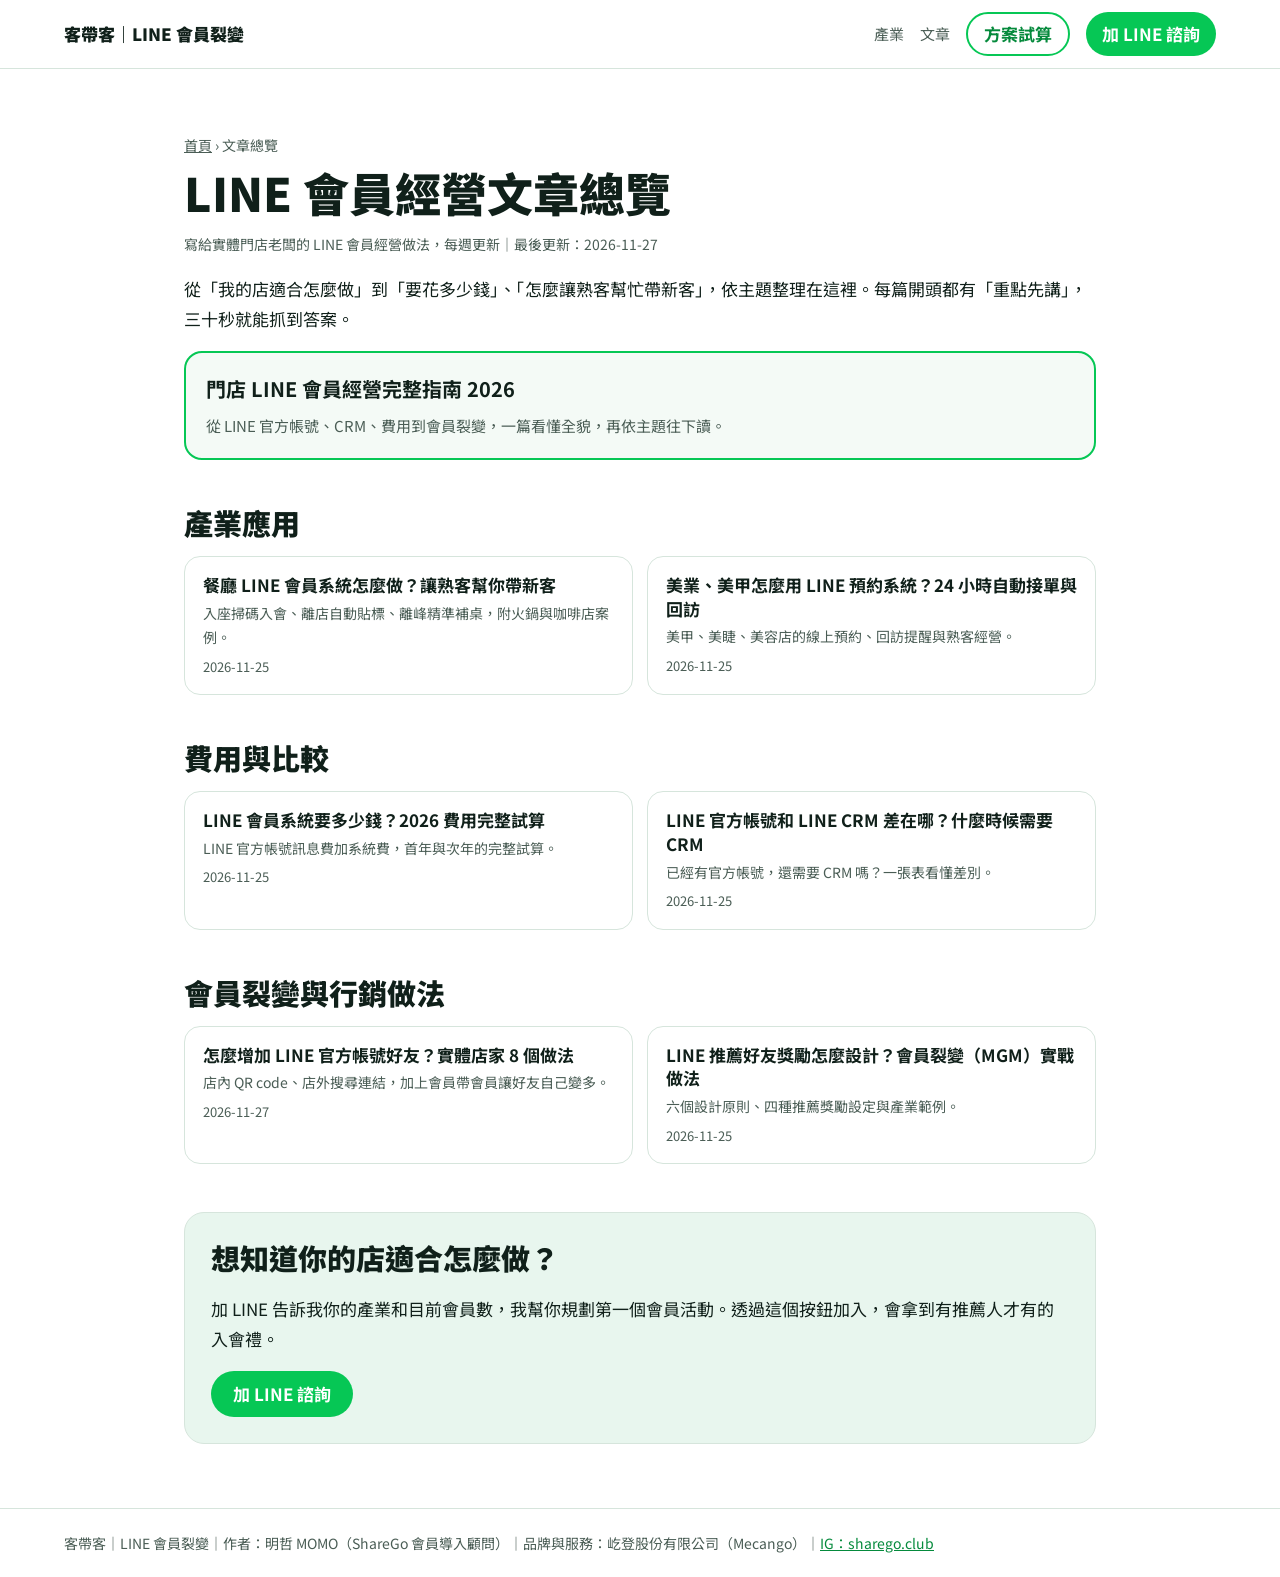
<file: guides/index.html>
<!DOCTYPE html>
<html lang="zh-Hant">
<head>
<meta charset="utf-8">
<meta name="viewport" content="width=device-width,initial-scale=1">
<title>文章總覽｜客帶客</title>
<meta name="description" content="客帶客的 LINE 會員經營文章總覽：餐飲、美業等產業做法，LINE 會員系統費用、LINE 官方帳號與 CRM 比較，以及會員裂變（MGM）推薦好友獎勵設計。">
<meta name="author" content="明哲 MOMO">
<link rel="canonical" href="https://crm.momowinwin.com/guides/">
<meta property="og:title" content="LINE 會員經營文章總覽｜客帶客">
<meta property="og:url" content="https://crm.momowinwin.com/guides/">
<meta property="og:site_name" content="客帶客｜LINE 會員裂變">
<meta property="og:type" content="website">
<link rel="preconnect" href="https://fonts.googleapis.com">
<link rel="preconnect" href="https://fonts.gstatic.com" crossorigin>
<link href="https://fonts.googleapis.com/css2?family=Noto+Sans+TC:wght@400;700;900&display=swap" rel="stylesheet">
<link rel="stylesheet" href="../assets/article.css">
<script type="application/ld+json">[{"@context":"https://schema.org","@type":"CollectionPage","name":"LINE 會員經營文章總覽","url":"https://crm.momowinwin.com/guides/","inLanguage":"zh-TW","isPartOf":{"@id":"https://crm.momowinwin.com/#website"},"dateModified":"2026-11-27"},
{"@context":"https://schema.org","@type":"BreadcrumbList","itemListElement":[{"@type":"ListItem","position":1,"name":"首頁","item":"https://crm.momowinwin.com/"},{"@type":"ListItem","position":2,"name":"文章總覽","item":"https://crm.momowinwin.com/guides/"}]}]</script>
</head>
<body>
<nav><a class="brand" href="../">客帶客｜LINE 會員裂變</a><span class="navlinks"><a href="../guides/#industry">產業</a><a href="../guides/">文章</a></span><a class="btn ghost navplan" href="../plan/">方案試算</a><a class="btn js-line" href="https://liff.line.me/2000189532-mPbqGd5y/subscribe-3q5l5619" target="_blank" rel="noopener">加 LINE 諮詢</a></nav>
<article class="wide">
<div class="crumb"><a href="../">首頁</a> › 文章總覽</div>
<h1>LINE 會員經營文章總覽</h1>
<p class="meta">寫給實體門店老闆的 LINE 會員經營做法，每週更新｜最後更新：2026-11-27</p>
<p>從「我的店適合怎麼做」到「要花多少錢」、「怎麼讓熟客幫忙帶新客」，依主題整理在這裡。每篇開頭都有「重點先講」，三十秒就能抓到答案。</p>

<a class="feature-pillar" href="../line-member-guide/"><b>門店 LINE 會員經營完整指南 2026</b><span>從 LINE 官方帳號、CRM、費用到會員裂變，一篇看懂全貌，再依主題往下讀。</span></a>

<h2 id="industry">產業應用</h2>
<!-- list:industry -->
<div class="glist">
<a href="../restaurant/"><b>餐廳 LINE 會員系統怎麼做？讓熟客幫你帶新客</b><span>入座掃碼入會、離店自動貼標、離峰精準補桌，附火鍋與咖啡店案例。</span><small>2026-11-25</small></a>
<a href="../beauty/"><b>美業、美甲怎麼用 LINE 預約系統？24 小時自動接單與回訪</b><span>美甲、美睫、美容店的線上預約、回訪提醒與熟客經營。</span><small>2026-11-25</small></a>
</div>

<h2 id="basics">費用與比較</h2>
<!-- list:basics -->
<div class="glist">
<a href="../pricing/"><b>LINE 會員系統要多少錢？2026 費用完整試算</b><span>LINE 官方帳號訊息費加系統費，首年與次年的完整試算。</span><small>2026-11-25</small></a>
<a href="../line-oa-vs-crm/"><b>LINE 官方帳號和 LINE CRM 差在哪？什麼時候需要 CRM</b><span>已經有官方帳號，還需要 CRM 嗎？一張表看懂差別。</span><small>2026-11-25</small></a>
</div>

<h2 id="growth">會員裂變與行銷做法</h2>
<!-- list:growth -->
<div class="glist">
<a href="../grow-line-friends/"><b>怎麼增加 LINE 官方帳號好友？實體店家 8 個做法</b><span>店內 QR code、店外搜尋連結，加上會員帶會員讓好友自己變多。</span><small>2026-11-27</small></a>
<a href="../referral/"><b>LINE 推薦好友獎勵怎麼設計？會員裂變（MGM）實戰做法</b><span>六個設計原則、四種推薦獎勵設定與產業範例。</span><small>2026-11-25</small></a>
</div>

<div class="cta">
<h2>想知道你的店適合怎麼做？</h2>
<p>加 LINE 告訴我你的產業和目前會員數，我幫你規劃第一個會員活動。透過這個按鈕加入，會拿到有推薦人才有的入會禮。</p>
<a class="btn js-line" href="https://liff.line.me/2000189532-mPbqGd5y/subscribe-3q5l5619" target="_blank" rel="noopener">加 LINE 諮詢</a>
</div>
</article>
<footer>客帶客｜LINE 會員裂變｜作者：明哲 MOMO（ShareGo 會員導入顧問）｜品牌與服務：屹登股份有限公司（Mecango）｜<a href="https://www.instagram.com/sharego.club/" rel="me">IG：sharego.club</a></footer>
</body>
</html>
</file>
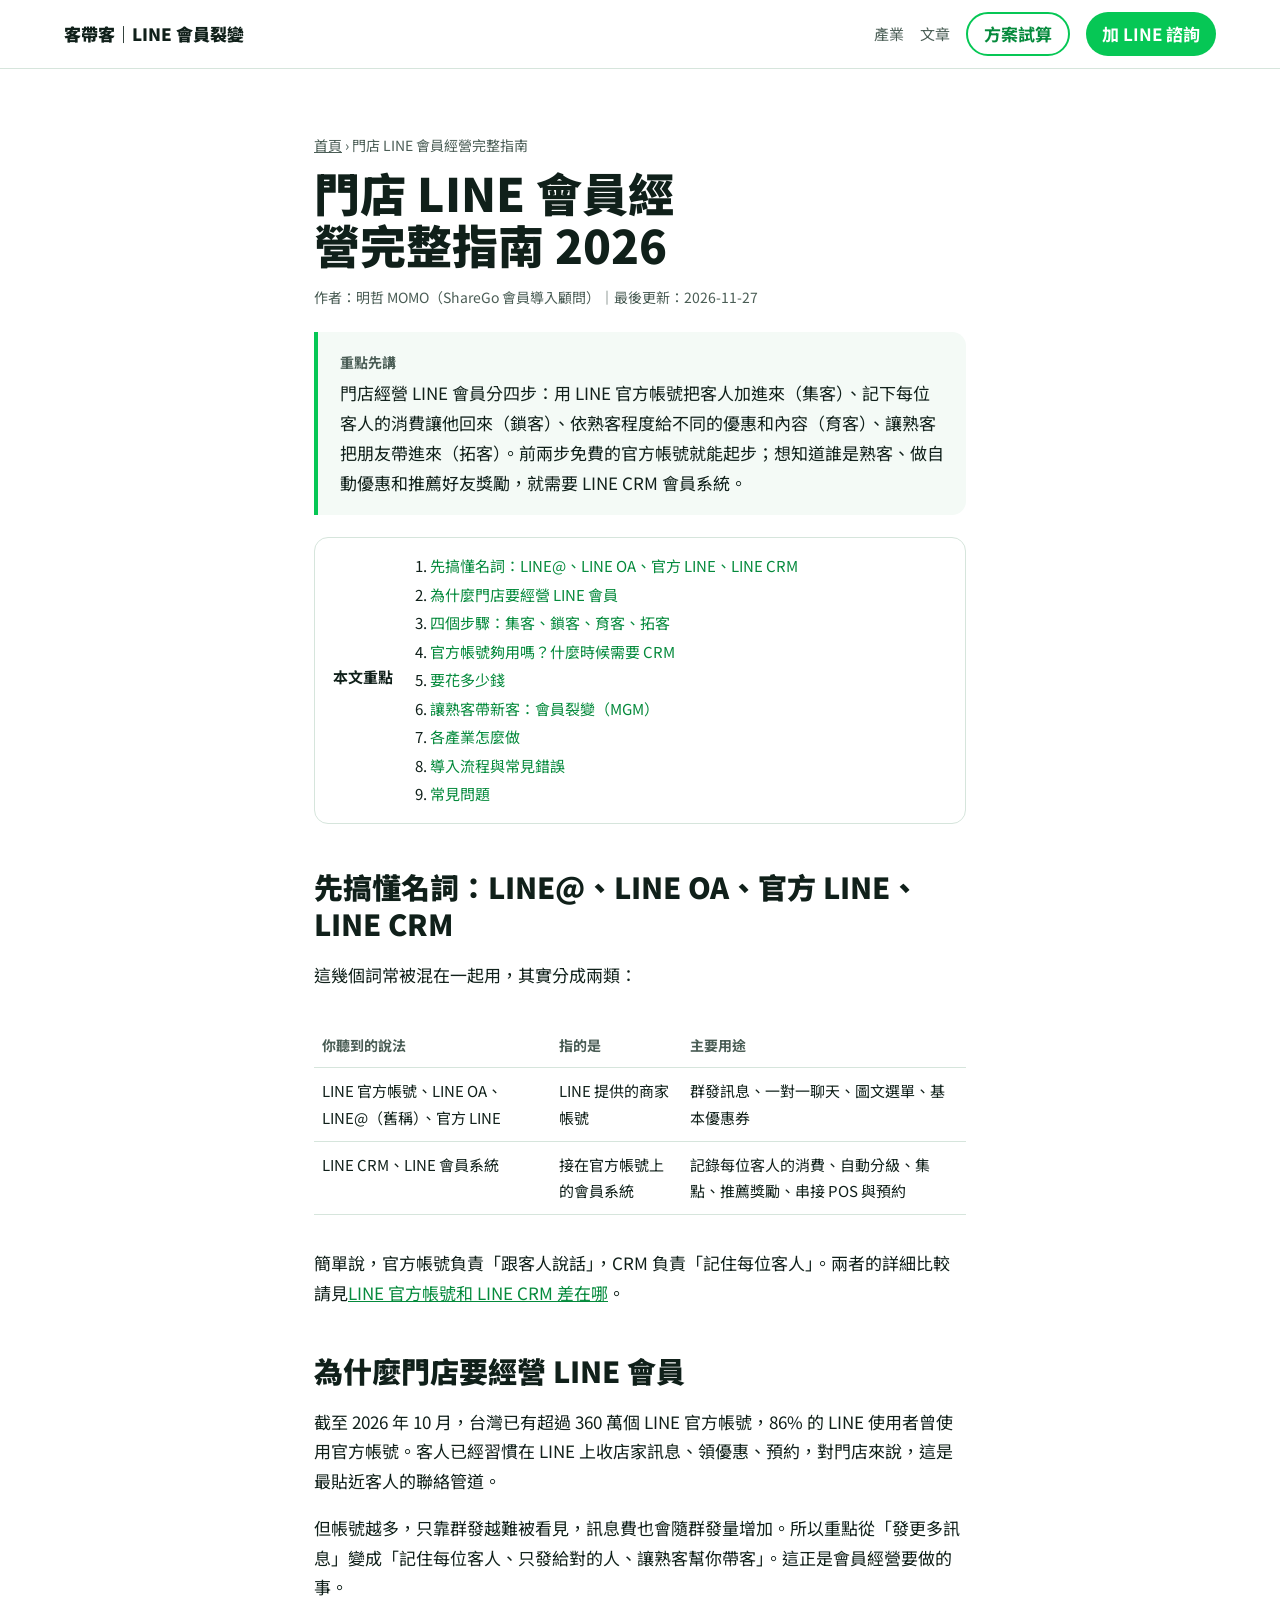
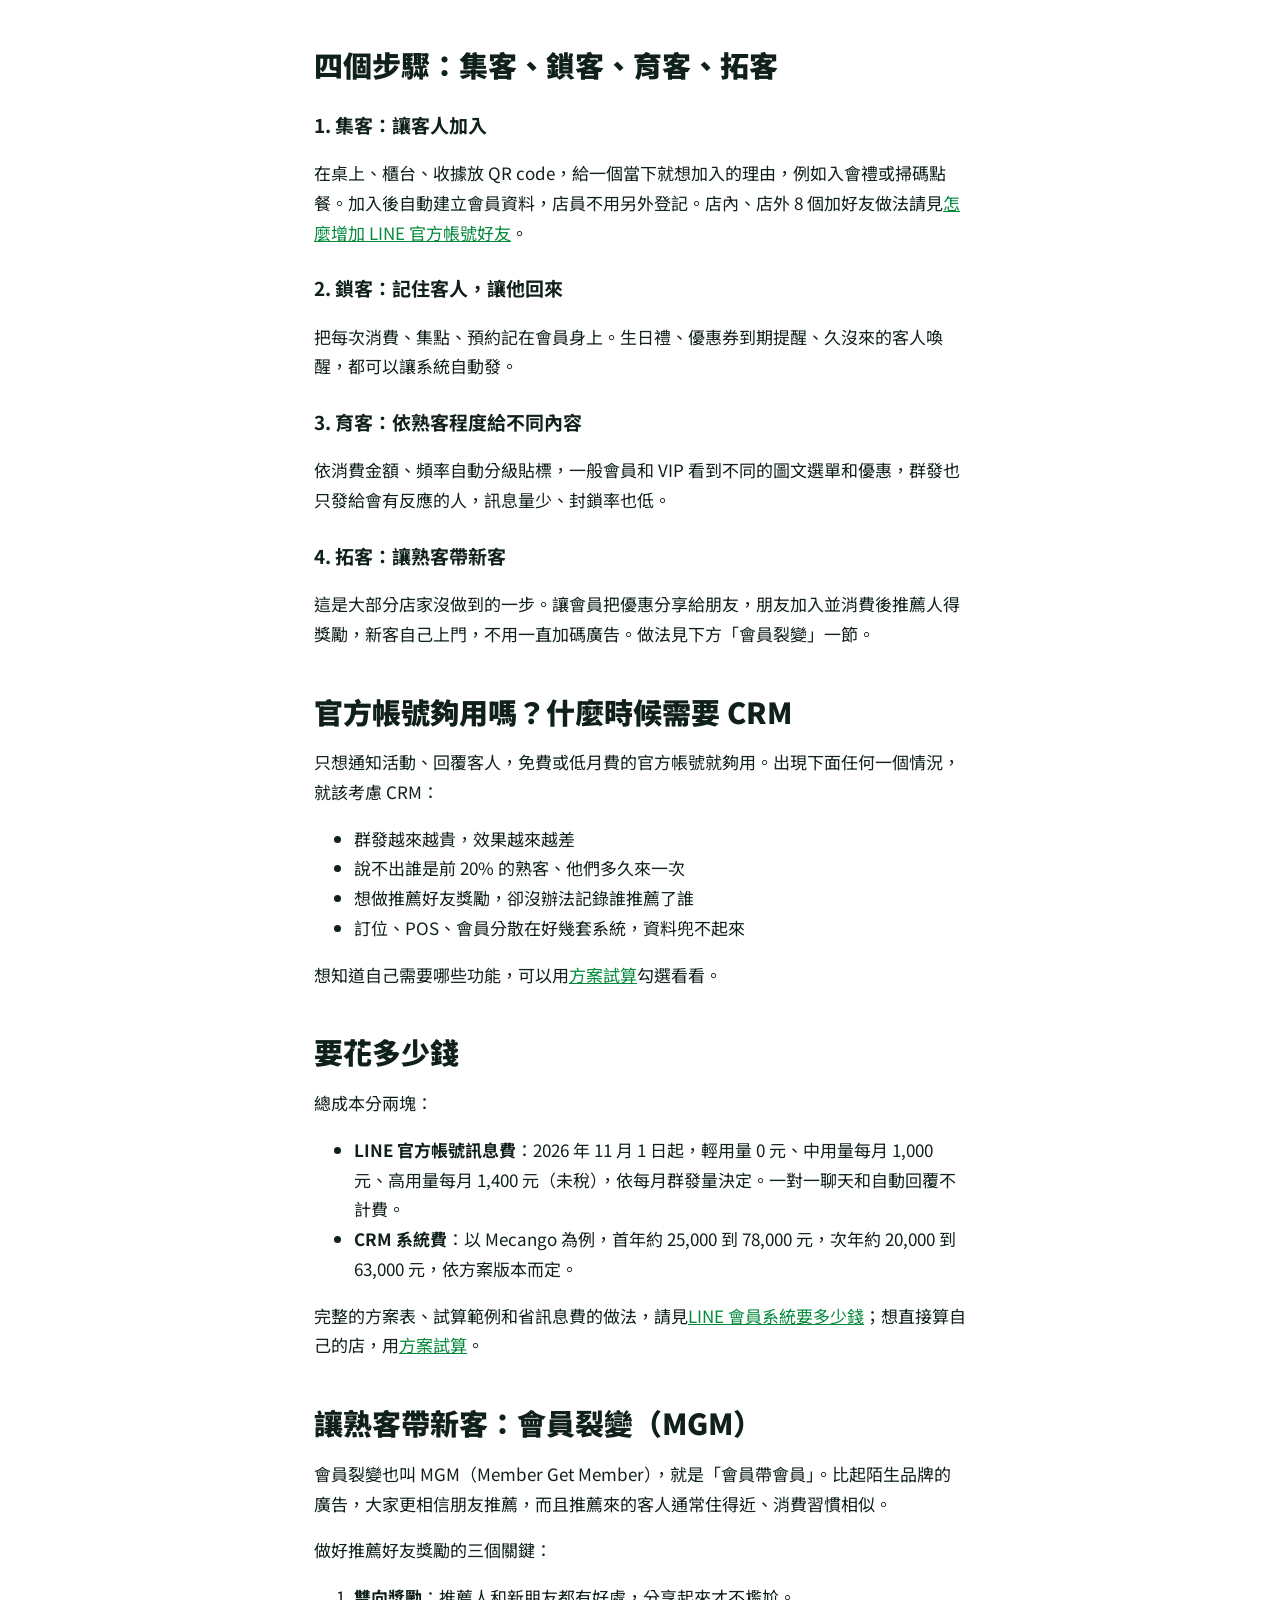
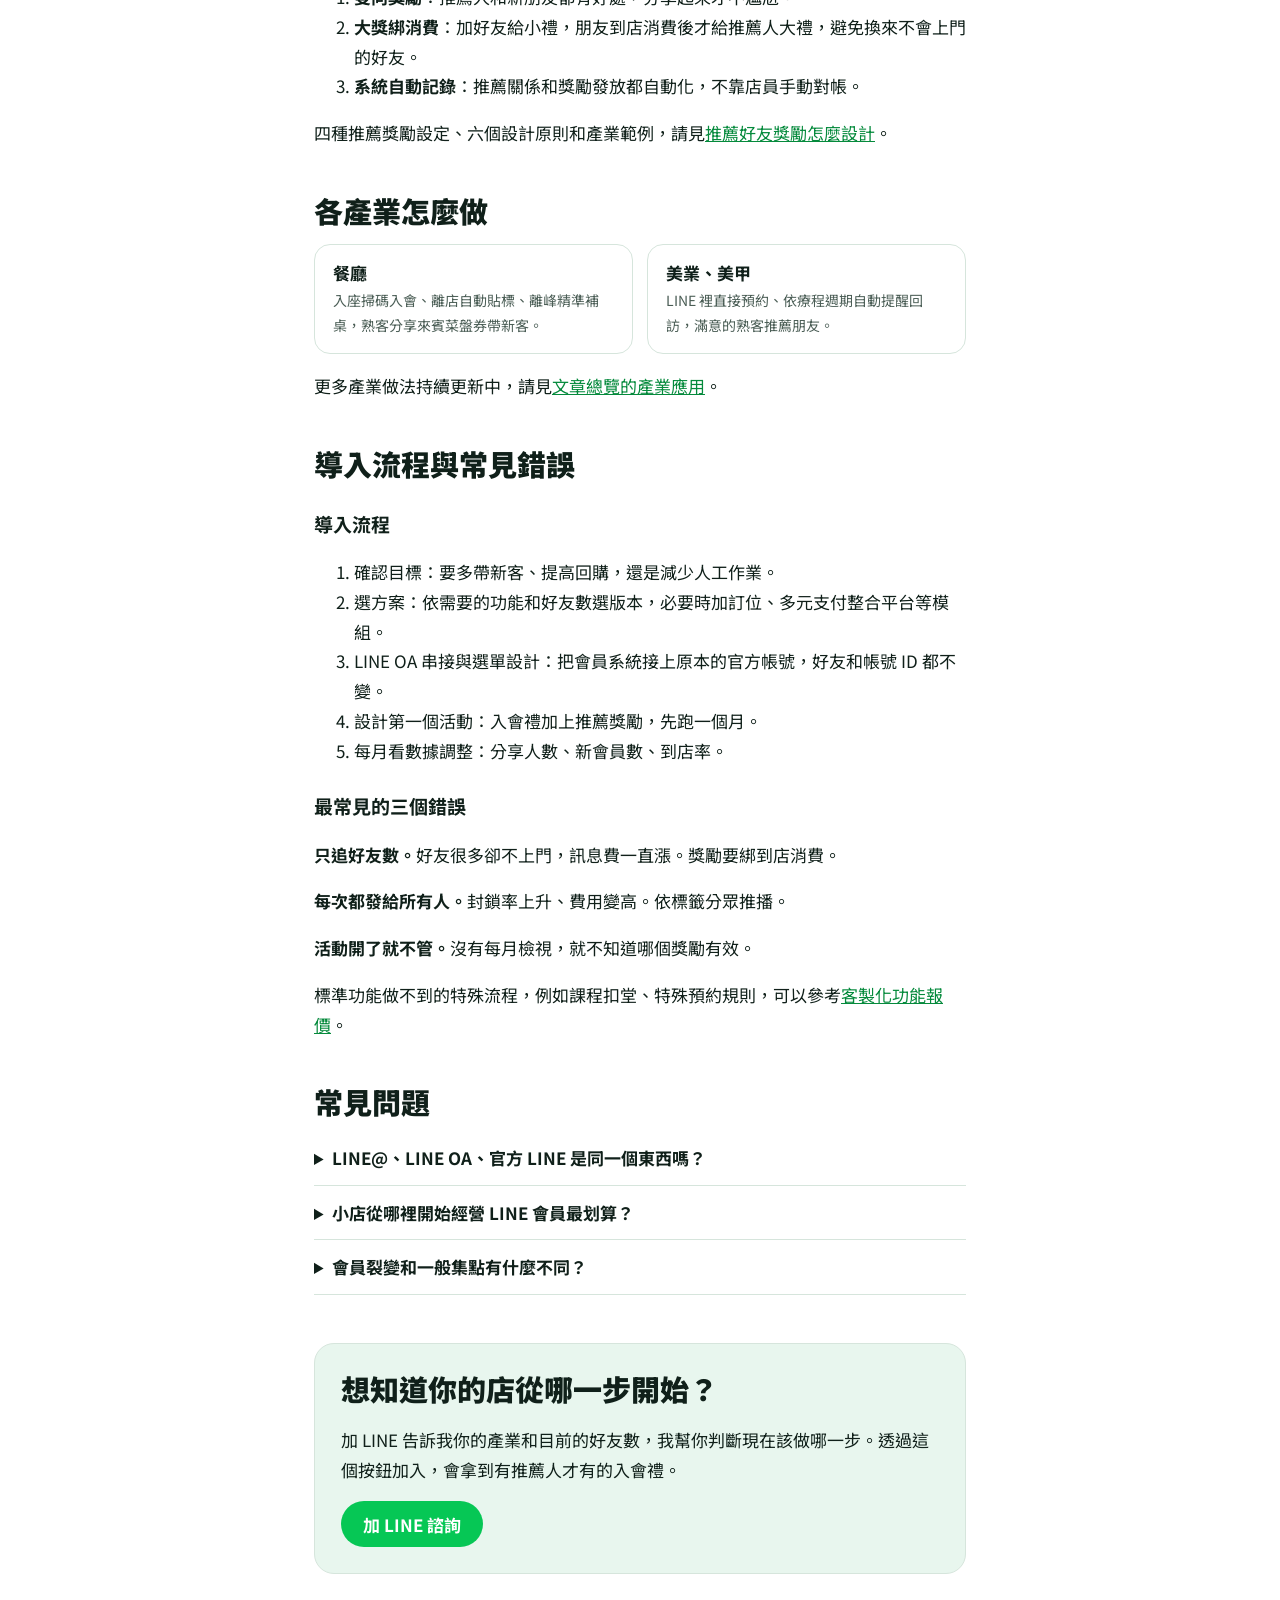
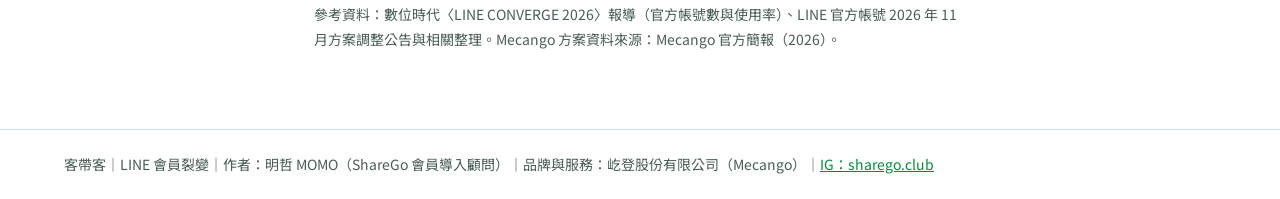
<file: line-member-guide/index.html>
<!DOCTYPE html>
<html lang="zh-Hant">
<head>
<meta charset="utf-8">
<meta name="viewport" content="width=device-width,initial-scale=1">
<title>門店 LINE 會員經營完整指南 2026｜客帶客</title>
<meta name="description" content="2026 門店 LINE 會員經營完整指南：LINE 官方帳號（LINE OA、LINE@、官方 LINE）和 LINE CRM 會員系統的差別、集客鎖客育客拓客四步驟、費用怎麼算、推薦好友會員裂變（MGM）做法，以及餐飲、美業的實際做法。">
<meta name="author" content="明哲 MOMO">
<link rel="canonical" href="https://crm.momowinwin.com/line-member-guide/">
<meta property="og:title" content="門店 LINE 會員經營完整指南 2026｜客帶客">
<meta property="og:url" content="https://crm.momowinwin.com/line-member-guide/">
<meta property="og:site_name" content="客帶客｜LINE 會員裂變">
<meta property="og:type" content="article">
<link rel="preconnect" href="https://fonts.googleapis.com">
<link rel="preconnect" href="https://fonts.gstatic.com" crossorigin>
<link href="https://fonts.googleapis.com/css2?family=Noto+Sans+TC:wght@400;700;900&display=swap" rel="stylesheet">
<link rel="stylesheet" href="../assets/article.css">
<script type="application/ld+json">[{"@context":"https://schema.org","@type":"Article","headline":"門店 LINE 會員經營完整指南 2026","alternativeHeadline":"LINE 官方帳號與 LINE CRM 會員系統經營指南","author":{"@type":"Person","@id":"https://crm.momowinwin.com/#momo","name":"明哲 MOMO"},"datePublished":"2026-11-26","dateModified":"2026-11-27","inLanguage":"zh-TW","mainEntityOfPage":"https://crm.momowinwin.com/line-member-guide/","isPartOf":{"@id":"https://crm.momowinwin.com/#website"},"about":["LINE 官方帳號","LINE OA","LINE@","LINE CRM","會員系統","會員裂變","MGM 行銷"]},
{"@context":"https://schema.org","@type":"BreadcrumbList","itemListElement":[{"@type":"ListItem","position":1,"name":"首頁","item":"https://crm.momowinwin.com/"},{"@type":"ListItem","position":2,"name":"門店 LINE 會員經營完整指南","item":"https://crm.momowinwin.com/line-member-guide/"}]},
{"@context":"https://schema.org","@type":"FAQPage","mainEntity":[
{"@type":"Question","name":"LINE@、LINE OA、官方 LINE 是同一個東西嗎？","acceptedAnswer":{"@type":"Answer","text":"是。LINE@ 是舊名稱，現在官方名稱是 LINE 官方帳號（LINE Official Account，簡稱 LINE OA），很多店家也習慣叫它官方 LINE。LINE CRM 則是接在官方帳號上的會員系統，兩者不同。"}},
{"@type":"Question","name":"小店從哪裡開始經營 LINE 會員最划算？","acceptedAnswer":{"@type":"Answer","text":"先用免費的 LINE 官方帳號把客人加進來，在店裡放 QR code 並給一個入會理由。好友累積到一定數量、想知道誰是熟客或想做推薦好友獎勵時，再導入 CRM 會員系統。"}},
{"@type":"Question","name":"會員裂變和一般集點有什麼不同？","acceptedAnswer":{"@type":"Answer","text":"集點是讓同一位客人多回來幾次；會員裂變（MGM，Member Get Member）是讓客人把朋友帶進來，朋友加入並消費後推薦人得到獎勵，新會員再分享出去，會員數會一層一層增加。"}}]}]</script>
</head>
<body>
<nav><a class="brand" href="../">客帶客｜LINE 會員裂變</a><span class="navlinks"><a href="../guides/#industry">產業</a><a href="../guides/">文章</a></span><a class="btn ghost navplan" href="../plan/">方案試算</a><a class="btn js-line" href="https://liff.line.me/2000189532-mPbqGd5y/subscribe-3q5l5619" target="_blank" rel="noopener">加 LINE 諮詢</a></nav>
<article>
<div class="crumb"><a href="../">首頁</a> › 門店 LINE 會員經營完整指南</div>
<h1>門店 LINE 會員經營完整指南 2026</h1>
<p class="meta">作者：明哲 MOMO（ShareGo 會員導入顧問）｜最後更新：2026-11-27</p>

<div class="answer"><b>重點先講</b>門店經營 LINE 會員分四步：用 LINE 官方帳號把客人加進來（集客）、記下每位客人的消費讓他回來（鎖客）、依熟客程度給不同的優惠和內容（育客）、讓熟客把朋友帶進來（拓客）。前兩步免費的官方帳號就能起步；想知道誰是熟客、做自動優惠和推薦好友獎勵，就需要 LINE CRM 會員系統。</div>

<nav class="toc" aria-label="本文重點"><b>本文重點</b><ol>
<li><a href="#s1">先搞懂名詞：LINE@、LINE OA、官方 LINE、LINE CRM</a></li>
<li><a href="#s2">為什麼門店要經營 LINE 會員</a></li>
<li><a href="#s3">四個步驟：集客、鎖客、育客、拓客</a></li>
<li><a href="#s4">官方帳號夠用嗎？什麼時候需要 CRM</a></li>
<li><a href="#s5">要花多少錢</a></li>
<li><a href="#s6">讓熟客帶新客：會員裂變（MGM）</a></li>
<li><a href="#s7">各產業怎麼做</a></li>
<li><a href="#s8">導入流程與常見錯誤</a></li>
<li><a href="#s9">常見問題</a></li>
</ol></nav>

<h2 id="s1">先搞懂名詞：LINE@、LINE OA、官方 LINE、LINE CRM</h2>
<p>這幾個詞常被混在一起用，其實分成兩類：</p>
<div class="scroll"><table>
<thead><tr><th>你聽到的說法</th><th>指的是</th><th>主要用途</th></tr></thead>
<tbody>
<tr><td>LINE 官方帳號、LINE OA、LINE@（舊稱）、官方 LINE</td><td>LINE 提供的商家帳號</td><td>群發訊息、一對一聊天、圖文選單、基本優惠券</td></tr>
<tr><td>LINE CRM、LINE 會員系統</td><td>接在官方帳號上的會員系統</td><td>記錄每位客人的消費、自動分級、集點、推薦獎勵、串接 POS 與預約</td></tr>
</tbody></table></div>
<p>簡單說，官方帳號負責「跟客人說話」，CRM 負責「記住每位客人」。兩者的詳細比較請見<a href="../line-oa-vs-crm/">LINE 官方帳號和 LINE CRM 差在哪</a>。</p>

<h2 id="s2">為什麼門店要經營 LINE 會員</h2>
<p>截至 2026 年 10 月，台灣已有超過 360 萬個 LINE 官方帳號，86% 的 LINE 使用者曾使用官方帳號。客人已經習慣在 LINE 上收店家訊息、領優惠、預約，對門店來說，這是最貼近客人的聯絡管道。</p>
<p>但帳號越多，只靠群發越難被看見，訊息費也會隨群發量增加。所以重點從「發更多訊息」變成「記住每位客人、只發給對的人、讓熟客幫你帶客」。這正是會員經營要做的事。</p>

<h2 id="s3">四個步驟：集客、鎖客、育客、拓客</h2>
<h3>1. 集客：讓客人加入</h3>
<p>在桌上、櫃台、收據放 QR code，給一個當下就想加入的理由，例如入會禮或掃碼點餐。加入後自動建立會員資料，店員不用另外登記。店內、店外 8 個加好友做法請見<a href="../grow-line-friends/">怎麼增加 LINE 官方帳號好友</a>。</p>
<h3>2. 鎖客：記住客人，讓他回來</h3>
<p>把每次消費、集點、預約記在會員身上。生日禮、優惠券到期提醒、久沒來的客人喚醒，都可以讓系統自動發。</p>
<h3>3. 育客：依熟客程度給不同內容</h3>
<p>依消費金額、頻率自動分級貼標，一般會員和 VIP 看到不同的圖文選單和優惠，群發也只發給會有反應的人，訊息量少、封鎖率也低。</p>
<h3>4. 拓客：讓熟客帶新客</h3>
<p>這是大部分店家沒做到的一步。讓會員把優惠分享給朋友，朋友加入並消費後推薦人得獎勵，新客自己上門，不用一直加碼廣告。做法見下方「會員裂變」一節。</p>

<h2 id="s4">官方帳號夠用嗎？什麼時候需要 CRM</h2>
<p>只想通知活動、回覆客人，免費或低月費的官方帳號就夠用。出現下面任何一個情況，就該考慮 CRM：</p>
<ul>
<li>群發越來越貴，效果越來越差</li>
<li>說不出誰是前 20% 的熟客、他們多久來一次</li>
<li>想做推薦好友獎勵，卻沒辦法記錄誰推薦了誰</li>
<li>訂位、POS、會員分散在好幾套系統，資料兜不起來</li>
</ul>
<p>想知道自己需要哪些功能，可以用<a href="../plan/">方案試算</a>勾選看看。</p>

<h2 id="s5">要花多少錢</h2>
<p>總成本分兩塊：</p>
<ul>
<li><b>LINE 官方帳號訊息費</b>：2026 年 11 月 1 日起，輕用量 0 元、中用量每月 1,000 元、高用量每月 1,400 元（未稅），依每月群發量決定。一對一聊天和自動回覆不計費。</li>
<li><b>CRM 系統費</b>：以 Mecango 為例，首年約 25,000 到 78,000 元，次年約 20,000 到 63,000 元，依方案版本而定。</li>
</ul>
<p>完整的方案表、試算範例和省訊息費的做法，請見<a href="../pricing/">LINE 會員系統要多少錢</a>；想直接算自己的店，用<a href="../plan/">方案試算</a>。</p>

<h2 id="s6">讓熟客帶新客：會員裂變（MGM）</h2>
<p>會員裂變也叫 MGM（Member Get Member），就是「會員帶會員」。比起陌生品牌的廣告，大家更相信朋友推薦，而且推薦來的客人通常住得近、消費習慣相似。</p>
<p>做好推薦好友獎勵的三個關鍵：</p>
<ol>
<li><b>雙向獎勵</b>：推薦人和新朋友都有好處，分享起來才不尷尬。</li>
<li><b>大獎綁消費</b>：加好友給小禮，朋友到店消費後才給推薦人大禮，避免換來不會上門的好友。</li>
<li><b>系統自動記錄</b>：推薦關係和獎勵發放都自動化，不靠店員手動對帳。</li>
</ol>
<p>四種推薦獎勵設定、六個設計原則和產業範例，請見<a href="../referral/">推薦好友獎勵怎麼設計</a>。</p>

<h2 id="s7">各產業怎麼做</h2>
<div class="glist">
<a href="../restaurant/"><b>餐廳</b><span>入座掃碼入會、離店自動貼標、離峰精準補桌，熟客分享來賓菜盤券帶新客。</span></a>
<a href="../beauty/"><b>美業、美甲</b><span>LINE 裡直接預約、依療程週期自動提醒回訪，滿意的熟客推薦朋友。</span></a>
</div>
<p>更多產業做法持續更新中，請見<a href="../guides/#industry">文章總覽的產業應用</a>。</p>

<h2 id="s8">導入流程與常見錯誤</h2>
<h3>導入流程</h3>
<ol>
<li>確認目標：要多帶新客、提高回購，還是減少人工作業。</li>
<li>選方案：依需要的功能和好友數選版本，必要時加訂位、多元支付整合平台等模組。</li>
<li>LINE OA 串接與選單設計：把會員系統接上原本的官方帳號，好友和帳號 ID 都不變。</li>
<li>設計第一個活動：入會禮加上推薦獎勵，先跑一個月。</li>
<li>每月看數據調整：分享人數、新會員數、到店率。</li>
</ol>
<h3>最常見的三個錯誤</h3>
<p><b>只追好友數。</b>好友很多卻不上門，訊息費一直漲。獎勵要綁到店消費。</p>
<p><b>每次都發給所有人。</b>封鎖率上升、費用變高。依標籤分眾推播。</p>
<p><b>活動開了就不管。</b>沒有每月檢視，就不知道哪個獎勵有效。</p>
<p>標準功能做不到的特殊流程，例如課程扣堂、特殊預約規則，可以參考<a href="../custom/">客製化功能報價</a>。</p>

<h2 id="s9">常見問題</h2>
<details><summary>LINE@、LINE OA、官方 LINE 是同一個東西嗎？</summary><p>是。LINE@ 是舊名稱，現在官方名稱是 LINE 官方帳號（LINE Official Account，簡稱 LINE OA），很多店家也習慣叫它官方 LINE。LINE CRM 則是接在官方帳號上的會員系統，兩者不同。</p></details>
<details><summary>小店從哪裡開始經營 LINE 會員最划算？</summary><p>先用免費的 LINE 官方帳號把客人加進來，在店裡放 QR code 並給一個入會理由。好友累積到一定數量、想知道誰是熟客或想做推薦好友獎勵時，再導入 CRM 會員系統。</p></details>
<details><summary>會員裂變和一般集點有什麼不同？</summary><p>集點是讓同一位客人多回來幾次；會員裂變（MGM，Member Get Member）是讓客人把朋友帶進來，朋友加入並消費後推薦人得到獎勵，新會員再分享出去，會員數會一層一層增加。</p></details>

<div class="cta">
<h2>想知道你的店從哪一步開始？</h2>
<p>加 LINE 告訴我你的產業和目前的好友數，我幫你判斷現在該做哪一步。透過這個按鈕加入，會拿到有推薦人才有的入會禮。</p>
<a class="btn js-line" href="https://liff.line.me/2000189532-mPbqGd5y/subscribe-3q5l5619" target="_blank" rel="noopener">加 LINE 諮詢</a>
</div>
<p class="note" style="margin-top:28px">參考資料：數位時代〈LINE CONVERGE 2026〉報導（官方帳號數與使用率）、LINE 官方帳號 2026 年 11 月方案調整公告與相關整理。Mecango 方案資料來源：Mecango 官方簡報（2026）。</p>
</article>
<footer>客帶客｜LINE 會員裂變｜作者：明哲 MOMO（ShareGo 會員導入顧問）｜品牌與服務：屹登股份有限公司（Mecango）｜<a href="https://www.instagram.com/sharego.club/" rel="me">IG：sharego.club</a></footer>
</body>
</html>
</file>
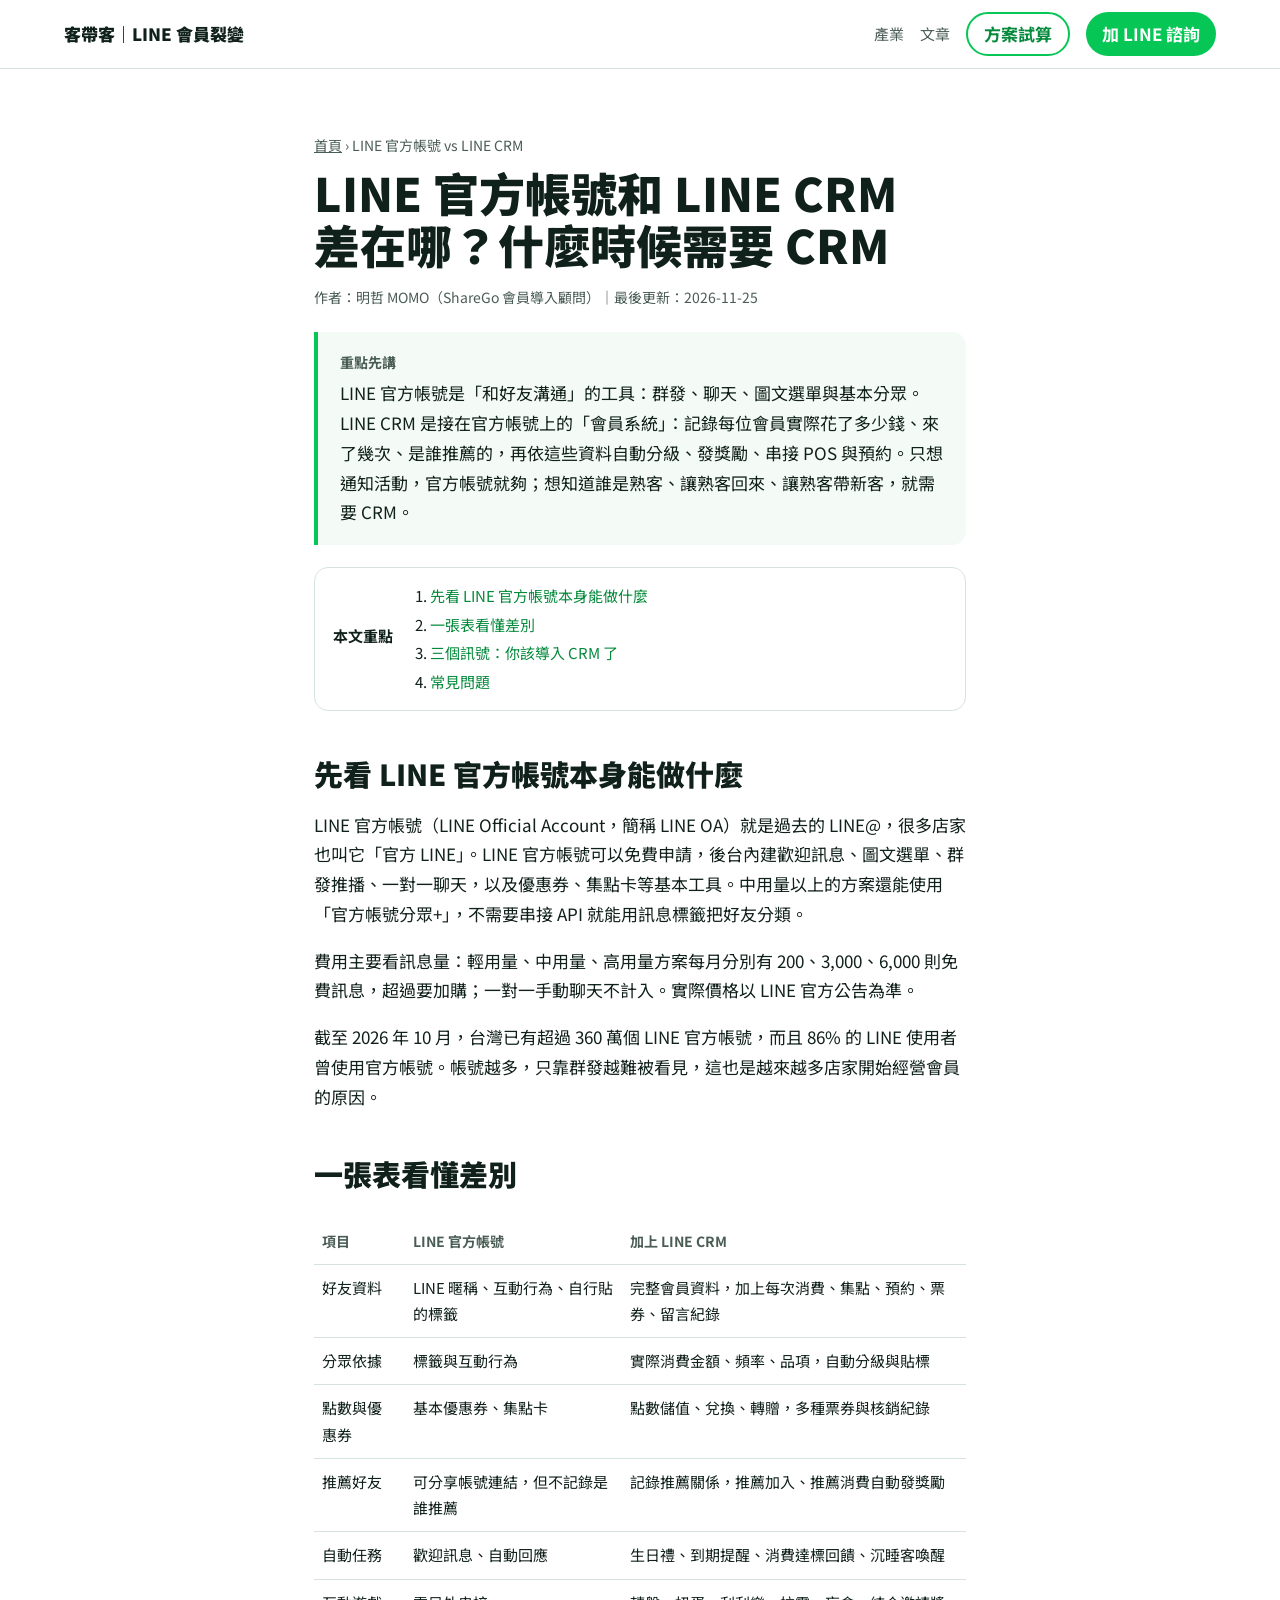
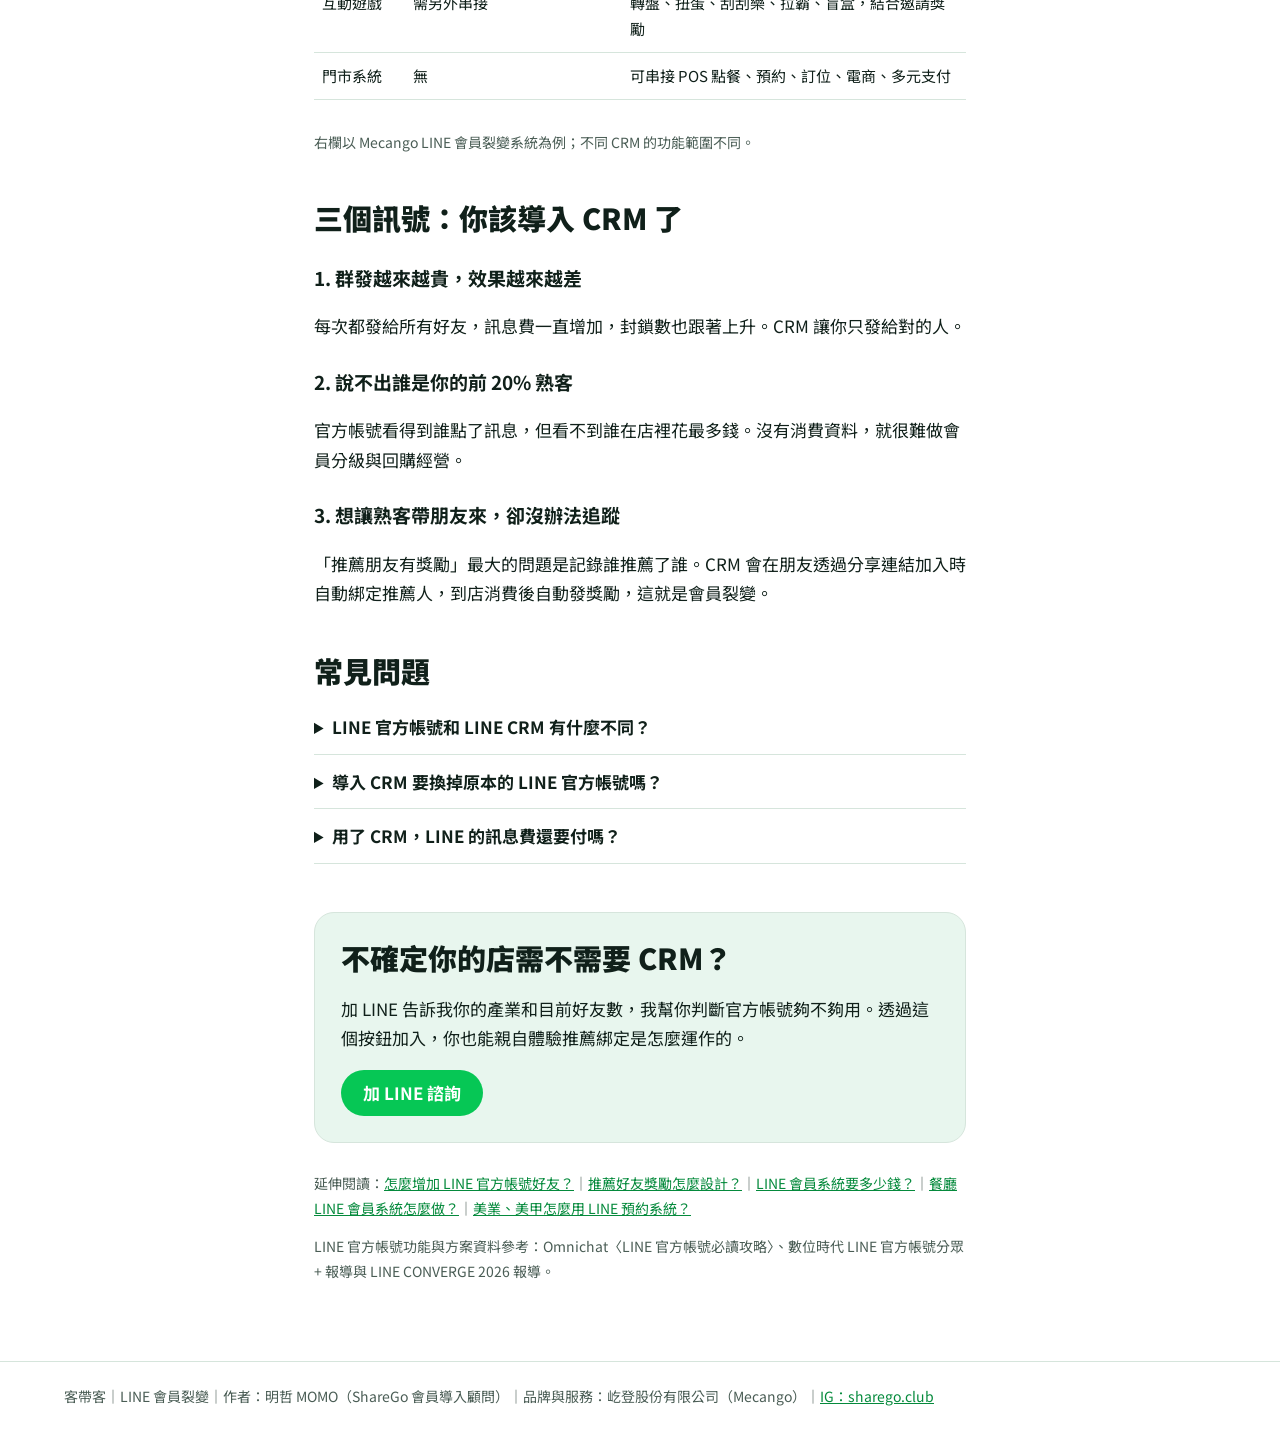
<file: line-oa-vs-crm/index.html>
<!DOCTYPE html>
<html lang="zh-Hant">
<head>
<meta charset="utf-8">
<meta name="viewport" content="width=device-width,initial-scale=1">
<title>LINE 官方帳號 vs CRM｜客帶客</title>
<meta name="description" content="LINE 官方帳號和 LINE CRM 差在哪？官方帳號負責和好友溝通，CRM 接在官方帳號上，加上實際消費紀錄、會員分級、點數轉贈、推薦關係與 POS 整合。一張表看懂什麼時候需要 CRM。">
<meta name="author" content="明哲 MOMO">
<link rel="canonical" href="https://crm.momowinwin.com/line-oa-vs-crm/">
<meta property="og:title" content="LINE 官方帳號和 LINE CRM 差在哪？什麼時候需要 CRM">
<meta property="og:url" content="https://crm.momowinwin.com/line-oa-vs-crm/">
<meta property="og:site_name" content="客帶客｜LINE 會員裂變">
<meta property="og:type" content="article">
<link rel="preconnect" href="https://fonts.googleapis.com">
<link rel="preconnect" href="https://fonts.gstatic.com" crossorigin>
<link href="https://fonts.googleapis.com/css2?family=Noto+Sans+TC:wght@400;700;900&display=swap" rel="stylesheet">
<link rel="stylesheet" href="../assets/article.css">
<script type="application/ld+json">[{"@context":"https://schema.org","@type":"Article","headline":"LINE 官方帳號和 LINE CRM 差在哪？什麼時候需要 CRM","author":{"@type":"Person","@id":"https://crm.momowinwin.com/#momo","name":"明哲 MOMO"},"datePublished":"2026-11-25","dateModified":"2026-11-25","inLanguage":"zh-TW","mainEntityOfPage":"https://crm.momowinwin.com/line-oa-vs-crm/"},
{"@context":"https://schema.org","@type":"BreadcrumbList","itemListElement":[{"@type":"ListItem","position":1,"name":"首頁","item":"https://crm.momowinwin.com/"},{"@type":"ListItem","position":2,"name":"LINE 官方帳號 vs LINE CRM","item":"https://crm.momowinwin.com/line-oa-vs-crm/"}]},
{"@context":"https://schema.org","@type":"FAQPage","mainEntity":[
{"@type":"Question","name":"LINE 官方帳號和 LINE CRM 有什麼不同？","acceptedAnswer":{"@type":"Answer","text":"LINE 官方帳號是 LINE 提供的溝通工具，負責群發、一對一聊天、圖文選單與基本的優惠券和分眾。LINE CRM 是接在官方帳號上的會員系統，加上實際消費紀錄、會員等級、點數儲值與轉贈、推薦關係紀錄、自動任務，以及和 POS、預約、電商的整合。"}},
{"@type":"Question","name":"導入 CRM 要換掉原本的 LINE 官方帳號嗎？","acceptedAnswer":{"@type":"Answer","text":"不用。CRM 透過 LINE 的 Messaging API 串接你原本的官方帳號，好友、帳號名稱與 ID 都不變。"}},
{"@type":"Question","name":"用了 CRM，LINE 的訊息費還要付嗎？","acceptedAnswer":{"@type":"Answer","text":"要。群發與系統推播的訊息仍依 LINE 官方帳號方案計費，CRM 的費用是另外的系統費。分眾推播能減少不必要的群發，會員分享則能降低對大量推播的依賴。"}}]}]</script>
</head>
<body>
<nav><a class="brand" href="../">客帶客｜LINE 會員裂變</a><span class="navlinks"><a href="../guides/#industry">產業</a><a href="../guides/">文章</a></span><a class="btn ghost navplan" href="../plan/">方案試算</a><a class="btn js-line" href="https://liff.line.me/2000189532-mPbqGd5y/subscribe-3q5l5619" target="_blank" rel="noopener">加 LINE 諮詢</a></nav>
<article>
<div class="crumb"><a href="../">首頁</a> › LINE 官方帳號 vs LINE CRM</div>
<h1>LINE 官方帳號和 LINE CRM 差在哪？什麼時候需要 CRM</h1>
<p class="meta">作者：明哲 MOMO（ShareGo 會員導入顧問）｜最後更新：2026-11-25</p>

<div class="answer"><b>重點先講</b>LINE 官方帳號是「和好友溝通」的工具：群發、聊天、圖文選單與基本分眾。LINE CRM 是接在官方帳號上的「會員系統」：記錄每位會員實際花了多少錢、來了幾次、是誰推薦的，再依這些資料自動分級、發獎勵、串接 POS 與預約。只想通知活動，官方帳號就夠；想知道誰是熟客、讓熟客回來、讓熟客帶新客，就需要 CRM。</div>

<nav class="toc" aria-label="本文重點"><b>本文重點</b><ol><li><a href="#s1">先看 LINE 官方帳號本身能做什麼</a></li><li><a href="#s2">一張表看懂差別</a></li><li><a href="#s3">三個訊號：你該導入 CRM 了</a></li><li><a href="#s4">常見問題</a></li></ol></nav>

<h2 id="s1">先看 LINE 官方帳號本身能做什麼</h2>
<p>LINE 官方帳號（LINE Official Account，簡稱 LINE OA）就是過去的 LINE@，很多店家也叫它「官方 LINE」。LINE 官方帳號可以免費申請，後台內建歡迎訊息、圖文選單、群發推播、一對一聊天，以及優惠券、集點卡等基本工具。中用量以上的方案還能使用「官方帳號分眾+」，不需要串接 API 就能用訊息標籤把好友分類。</p>
<p>費用主要看訊息量：輕用量、中用量、高用量方案每月分別有 200、3,000、6,000 則免費訊息，超過要加購；一對一手動聊天不計入。實際價格以 LINE 官方公告為準。</p>
<p>截至 2026 年 10 月，台灣已有超過 360 萬個 LINE 官方帳號，而且 86% 的 LINE 使用者曾使用官方帳號。帳號越多，只靠群發越難被看見，這也是越來越多店家開始經營會員的原因。</p>

<h2 id="s2">一張表看懂差別</h2>
<div class="scroll"><table>
<thead><tr><th>項目</th><th>LINE 官方帳號</th><th>加上 LINE CRM</th></tr></thead>
<tbody>
<tr><td>好友資料</td><td>LINE 暱稱、互動行為、自行貼的標籤</td><td>完整會員資料，加上每次消費、集點、預約、票券、留言紀錄</td></tr>
<tr><td>分眾依據</td><td>標籤與互動行為</td><td>實際消費金額、頻率、品項，自動分級與貼標</td></tr>
<tr><td>點數與優惠券</td><td>基本優惠券、集點卡</td><td>點數儲值、兌換、轉贈，多種票券與核銷紀錄</td></tr>
<tr><td>推薦好友</td><td>可分享帳號連結，但不記錄是誰推薦</td><td>記錄推薦關係，推薦加入、推薦消費自動發獎勵</td></tr>
<tr><td>自動任務</td><td>歡迎訊息、自動回應</td><td>生日禮、到期提醒、消費達標回饋、沉睡客喚醒</td></tr>
<tr><td>互動遊戲</td><td>需另外串接</td><td>轉盤、扭蛋、刮刮樂、拉霸、盲盒，結合邀請獎勵</td></tr>
<tr><td>門市系統</td><td>無</td><td>可串接 POS 點餐、預約、訂位、電商、多元支付</td></tr>
</tbody></table></div>
<p class="note">右欄以 Mecango LINE 會員裂變系統為例；不同 CRM 的功能範圍不同。</p>

<h2 id="s3">三個訊號：你該導入 CRM 了</h2>
<h3>1. 群發越來越貴，效果越來越差</h3>
<p>每次都發給所有好友，訊息費一直增加，封鎖數也跟著上升。CRM 讓你只發給對的人。</p>
<h3>2. 說不出誰是你的前 20% 熟客</h3>
<p>官方帳號看得到誰點了訊息，但看不到誰在店裡花最多錢。沒有消費資料，就很難做會員分級與回購經營。</p>
<h3>3. 想讓熟客帶朋友來，卻沒辦法追蹤</h3>
<p>「推薦朋友有獎勵」最大的問題是記錄誰推薦了誰。CRM 會在朋友透過分享連結加入時自動綁定推薦人，到店消費後自動發獎勵，這就是會員裂變。</p>

<h2 id="s4">常見問題</h2>
<details><summary>LINE 官方帳號和 LINE CRM 有什麼不同？</summary><p>LINE 官方帳號是 LINE 提供的溝通工具，負責群發、一對一聊天、圖文選單與基本的優惠券和分眾。LINE CRM 是接在官方帳號上的會員系統，加上實際消費紀錄、會員等級、點數儲值與轉贈、推薦關係紀錄、自動任務，以及和 POS、預約、電商的整合。</p></details>
<details><summary>導入 CRM 要換掉原本的 LINE 官方帳號嗎？</summary><p>不用。CRM 透過 LINE 的 Messaging API 串接你原本的官方帳號，好友、帳號名稱與 ID 都不變。</p></details>
<details><summary>用了 CRM，LINE 的訊息費還要付嗎？</summary><p>要。群發與系統推播的訊息仍依 LINE 官方帳號方案計費，CRM 的費用是另外的系統費。分眾推播能減少不必要的群發，會員分享則能降低對大量推播的依賴。</p></details>

<div class="cta">
<h2>不確定你的店需不需要 CRM？</h2>
<p>加 LINE 告訴我你的產業和目前好友數，我幫你判斷官方帳號夠不夠用。透過這個按鈕加入，你也能親自體驗推薦綁定是怎麼運作的。</p>
<a class="btn js-line" href="https://liff.line.me/2000189532-mPbqGd5y/subscribe-3q5l5619" target="_blank" rel="noopener">加 LINE 諮詢</a>
</div>
<p class="note" style="margin-top:28px">延伸閱讀：<a href="../grow-line-friends/">怎麼增加 LINE 官方帳號好友？</a>｜<a href="../referral/">推薦好友獎勵怎麼設計？</a>｜<a href="../pricing/">LINE 會員系統要多少錢？</a>｜<a href="../restaurant/">餐廳 LINE 會員系統怎麼做？</a>｜<a href="../beauty/">美業、美甲怎麼用 LINE 預約系統？</a></p>
<p class="note">LINE 官方帳號功能與方案資料參考：Omnichat〈LINE 官方帳號必讀攻略〉、數位時代 LINE 官方帳號分眾+ 報導與 LINE CONVERGE 2026 報導。</p>
</article>
<footer>客帶客｜LINE 會員裂變｜作者：明哲 MOMO（ShareGo 會員導入顧問）｜品牌與服務：屹登股份有限公司（Mecango）｜<a href="https://www.instagram.com/sharego.club/" rel="me">IG：sharego.club</a></footer>
<script>{for(const a of document.querySelectorAll('.js-line')){a.href="https://liff.line.me/2000189532-mPbqGd5y/subscribe-3q5l5619";a.target="_blank";a.rel="noopener"}}</script>
</body>
</html>
</file>
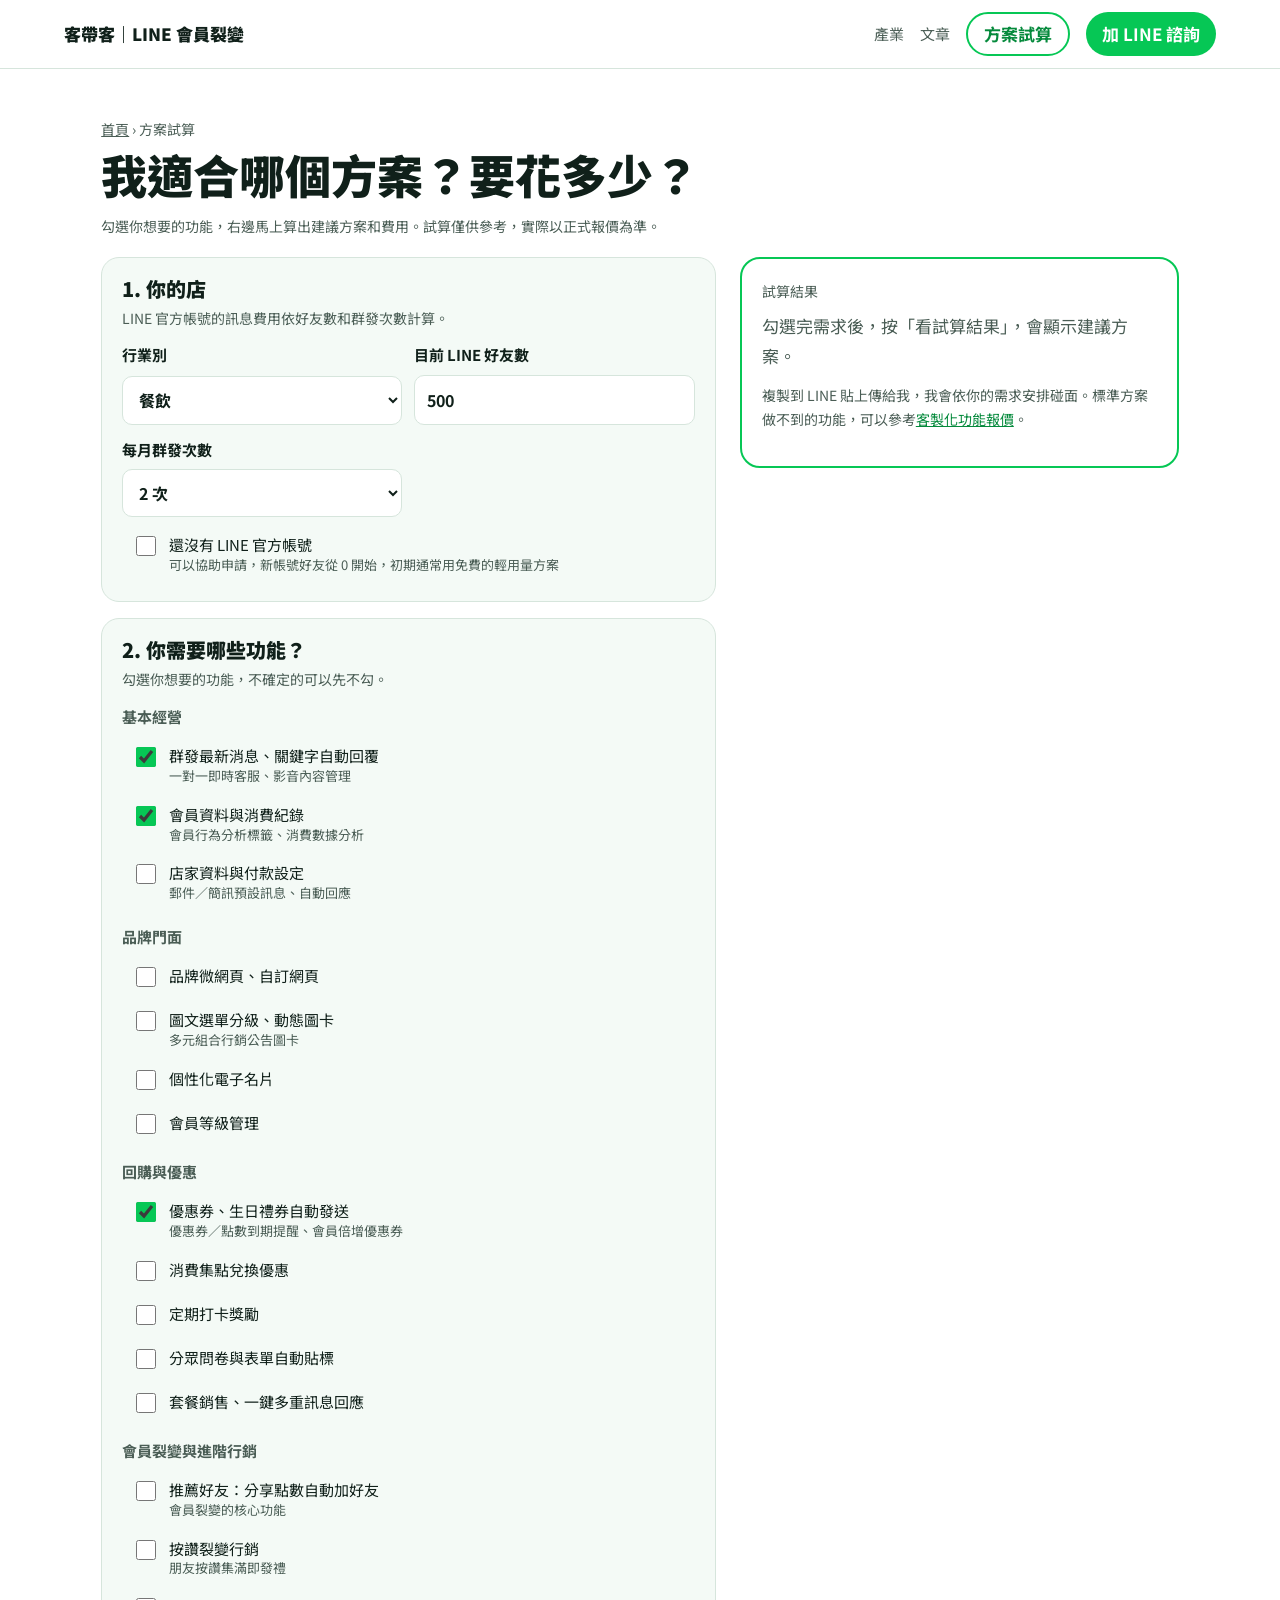
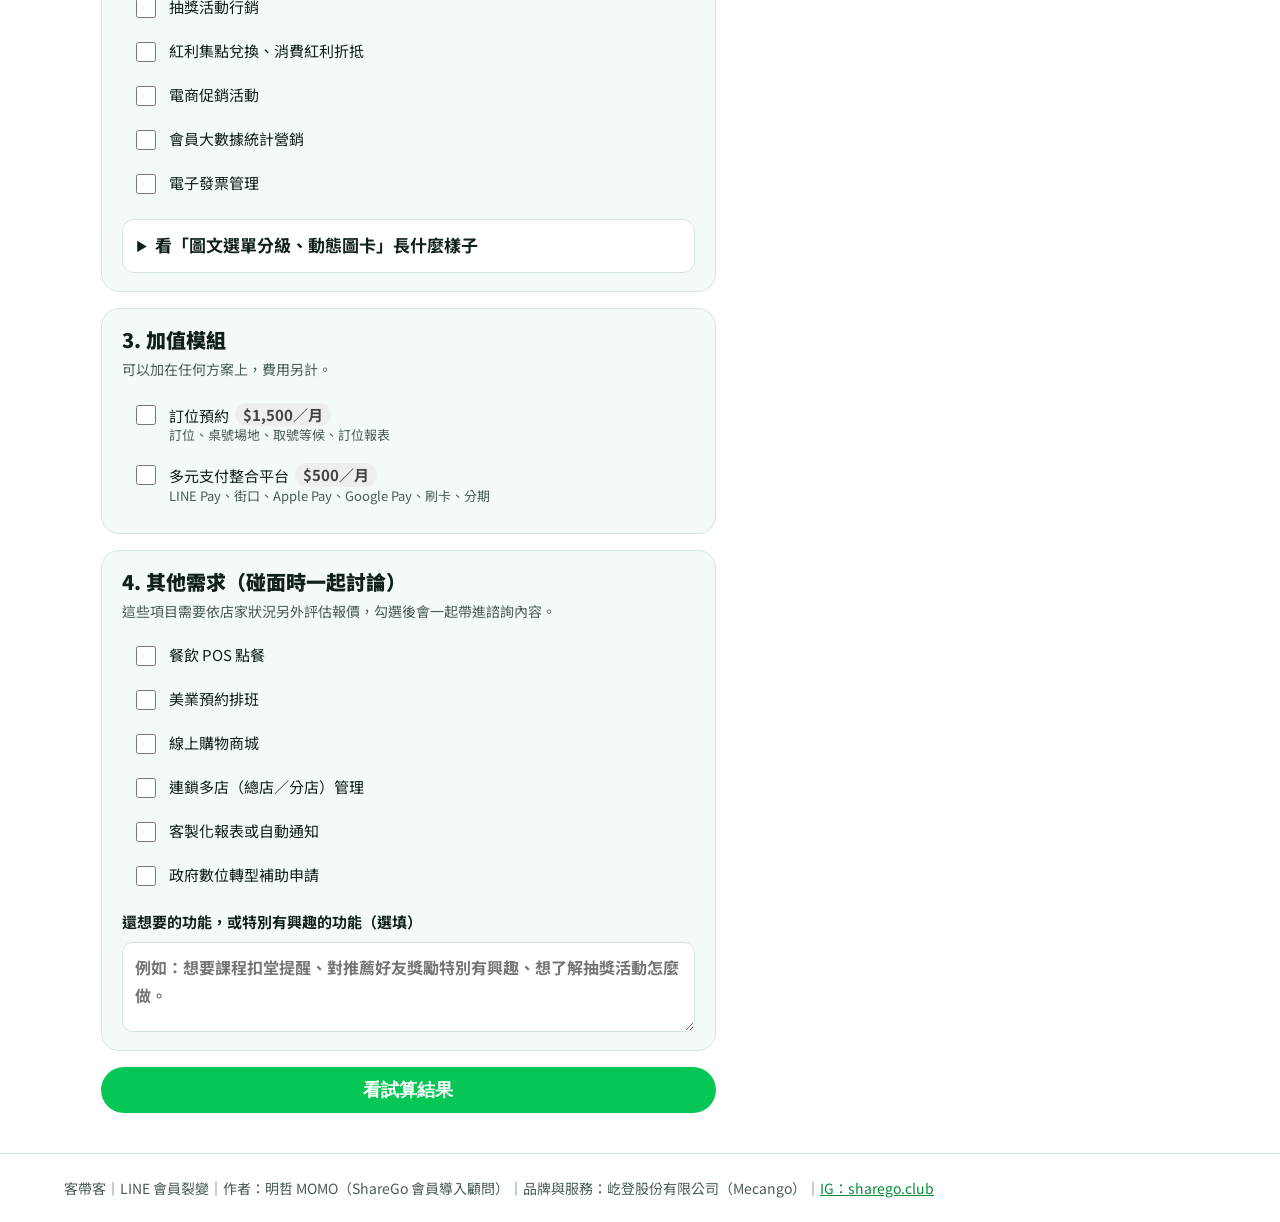
<file: plan/index.html>
<!DOCTYPE html>
<html lang="zh-Hant">
<head>
<meta charset="utf-8">
<meta name="viewport" content="width=device-width,initial-scale=1">
<title>方案試算｜客帶客</title>
<meta name="description" content="勾選你需要的 LINE 會員功能，馬上知道適合 Mecango 哪個方案、首年和次年大概要花多少，包含 LINE 官方帳號訊息費。也可以勾選其他需求，預約碰面諮詢。">
<meta name="author" content="明哲 MOMO">
<link rel="canonical" href="https://crm.momowinwin.com/plan/">
<meta property="og:title" content="我適合哪個方案？LINE 會員系統方案與費用試算｜客帶客">
<meta property="og:url" content="https://crm.momowinwin.com/plan/">
<meta property="og:site_name" content="客帶客｜LINE 會員裂變">
<meta property="og:type" content="website">
<link rel="preconnect" href="https://fonts.googleapis.com">
<link rel="preconnect" href="https://fonts.gstatic.com" crossorigin>
<link href="https://fonts.googleapis.com/css2?family=Noto+Sans+TC:wght@400;700;900&display=swap" rel="stylesheet">
<link rel="stylesheet" href="../assets/article.css">
<style>
.tool{max-width:1180px;margin:0 auto;padding:clamp(24px,4vw,48px) max(4vw,16px) 40px}
.tool h1{margin-top:6px}
.lay{display:grid;grid-template-columns:minmax(0,7fr) minmax(0,5fr);gap:24px;align-items:start;margin-top:18px}
.box{background:var(--panel);border:1px solid var(--rule);border-radius:18px;padding:18px 20px;margin-bottom:16px}
.box h2{font-size:20px;margin:0 0 4px}
.box>p{margin:0 0 12px;font-size:14px;color:var(--soft)}
.row2{display:grid;grid-template-columns:repeat(auto-fit,minmax(min(100%,200px),1fr));gap:12px}
label.f{display:grid;gap:6px;font-weight:700;font-size:15px}
.f input,.f select,textarea{font:inherit;font-size:16px;padding:10px 12px;border:1px solid var(--rule);border-radius:10px;background:#fff;color:var(--ink);width:100%}
textarea{min-height:90px;resize:vertical}
.grp{margin-top:12px}
.grp h3{font-size:15px;margin:0 0 6px;color:var(--soft);font-weight:700}
.chk{display:flex;gap:10px;align-items:flex-start;padding:9px 10px;border-radius:10px;cursor:pointer;min-height:44px}
.chk:hover{background:#fff}
.chk input{width:20px;height:20px;margin-top:2px;accent-color:#06c755;flex:none}
.chk span{font-size:15px;line-height:1.45}
.chk small{display:block;color:var(--soft);font-size:13px}
.tag{display:inline-block;font-size:12px;font-weight:700;border-radius:999px;padding:1px 8px;margin-left:6px;vertical-align:1px;white-space:nowrap}
.t0{background:#fff4d6;color:#7a5a00}.t1{background:#f1e6ff;color:#5b2a91}.t2{background:#dff6e7;color:#0b6b35}.t3{background:#ddefff;color:#0b4f8a}.tx{background:#eee;color:#444}
.res{position:sticky;top:16px;background:#fff;border:2px solid #06c755;border-radius:20px;padding:20px}
.res .lab{font-size:14px;color:var(--soft)}
.res .plan{font-size:clamp(30px,4vw,40px);font-weight:900;line-height:1.1;margin:2px 0 6px}
.res .big{display:grid;grid-template-columns:repeat(3,minmax(0,1fr));gap:8px;margin:12px 0}
.res .big div{background:var(--panel);border-radius:12px;padding:10px;font-size:13px;color:var(--soft)}
.res .big b{display:block;font-size:clamp(18px,2.2vw,22px);color:var(--ink);white-space:nowrap}
.res table{font-size:14px;margin:8px 0}
.res td{padding:6px 4px}
.res td:last-child{text-align:right;white-space:nowrap;font-variant-numeric:tabular-nums}
.why{font-size:14px;color:var(--soft);margin:6px 0}
.xq{font-size:14px;margin:8px 0}
.acts{display:flex;flex-wrap:wrap;gap:10px;margin-top:14px}
.btn2{display:inline-flex;align-items:center;min-height:46px;padding:0 20px;border-radius:999px;border:2px solid var(--ink);background:#fff;color:var(--ink);font:inherit;font-weight:700;cursor:pointer}
.btn2:focus-visible,.chk input:focus-visible,.f input:focus-visible,.f select:focus-visible,textarea:focus-visible{outline:3px solid var(--yel);outline-offset:2px}
#msg{font-size:14px;font-weight:700;color:var(--lineink);min-height:1.3em;margin-top:8px}
#out{display:none;white-space:pre-wrap;border:1px dashed var(--rule);border-radius:10px;padding:10px;font-size:13px;margin-top:8px}
.bar{display:none}.bar[hidden]{display:none!important}
@media(max-width:900px){.lay{grid-template-columns:minmax(0,1fr)}.res{position:static}.bar{display:flex;position:sticky;bottom:0;z-index:5;justify-content:space-between;align-items:center;gap:10px;background:#fff;border-top:2px solid #06c755;padding:10px 16px;font-size:14px}.bar b{font-size:17px}.bar a{color:var(--lineink);font-weight:700;white-space:nowrap}}
</style>
<script type="application/ld+json">[{"@context":"https://schema.org","@type":"WebApplication","name":"LINE 會員系統方案與費用試算","url":"https://crm.momowinwin.com/plan/","applicationCategory":"BusinessApplication","operatingSystem":"Web","inLanguage":"zh-TW","isAccessibleForFree":true,"description":"勾選需要的 LINE 會員功能，試算適合的 Mecango 方案、首年與次年費用（含 LINE 官方帳號訊息費）。","author":{"@type":"Person","@id":"https://crm.momowinwin.com/#momo","name":"明哲 MOMO"}},
{"@context":"https://schema.org","@type":"BreadcrumbList","itemListElement":[{"@type":"ListItem","position":1,"name":"首頁","item":"https://crm.momowinwin.com/"},{"@type":"ListItem","position":2,"name":"方案試算","item":"https://crm.momowinwin.com/plan/"}]}]</script>
</head>
<body>
<nav><a class="brand" href="../">客帶客｜LINE 會員裂變</a><span class="navlinks"><a href="../guides/#industry">產業</a><a href="../guides/">文章</a></span><a class="btn ghost navplan" href="../plan/">方案試算</a><a class="btn js-line" href="https://liff.line.me/2000189532-mPbqGd5y/subscribe-3q5l5619" target="_blank" rel="noopener">加 LINE 諮詢</a></nav>
<main class="tool">
<div class="crumb"><a href="../">首頁</a> › 方案試算</div>
<h1>我適合哪個方案？要花多少？</h1>
<p class="meta">勾選你想要的功能，右邊馬上算出建議方案和費用。試算僅供參考，實際以正式報價為準。</p>

<div class="lay">
<div>
<section class="box">
<h2>1. 你的店</h2>
<p>LINE 官方帳號的訊息費用依好友數和群發次數計算。</p>
<div class="row2">
<label class="f" for="ind">行業別<select id="ind"><option>餐飲</option><option>美業／美甲</option><option>醫美／診所</option><option>藥局／零售</option><option>課程／補習班</option><option>其他服務業</option></select></label>
<label class="f" for="fr">目前 LINE 好友數<input id="fr" type="number" min="0" step="50" value="500" inputmode="numeric"></label>
<label class="f" for="sd">每月群發次數<select id="sd"><option value="0">幾乎不群發</option><option value="1">1 次</option><option value="2" selected>2 次</option><option value="4">4 次</option><option value="8">8 次</option></select></label>
</div>
<label class="chk" style="margin-top:8px"><input type="checkbox" id="nooa"><span>還沒有 LINE 官方帳號<small>可以協助申請，新帳號好友從 0 開始，初期通常用免費的輕用量方案</small></span></label>
</section>

<section class="box">
<h2>2. 你需要哪些功能？</h2>
<p>勾選你想要的功能，不確定的可以先不勾。</p>
<div id="feats"></div>
<details style="margin-top:12px;background:#fff;border:1px solid var(--rule);border-radius:12px;padding:10px 14px"><summary style="font-weight:700;cursor:pointer;min-height:32px">看「圖文選單分級、動態圖卡」長什麼樣子</summary><div style="padding-top:12px" data-line-demo></div></details>
</section>

<section class="box">
<h2>3. 加值模組</h2>
<p>可以加在任何方案上，費用另計。</p>
<div id="adds"></div>
</section>

<section class="box">
<h2>4. 其他需求（碰面時一起討論）</h2>
<p>這些項目需要依店家狀況另外評估報價，勾選後會一起帶進諮詢內容。</p>
<div id="others"></div>
<label class="f" for="note" style="margin-top:10px">還想要的功能，或特別有興趣的功能（選填）<textarea id="note" placeholder="例如：想要課程扣堂提醒、對推薦好友獎勵特別有興趣、想了解抽獎活動怎麼做。"></textarea></label>
</section>
<button type="button" class="btn" id="go" style="width:100%;justify-content:center;font-size:18px;border:0;cursor:pointer">看試算結果</button>
</div>

<aside class="res" id="res" aria-live="polite">
<div id="ph"><div class="lab">試算結果</div><p style="margin:8px 0 0;color:var(--soft)">勾選完需求後，按「看試算結果」，會顯示建議方案。</p></div>
<div id="rb" hidden>
<div class="lab">建議方案</div>
<div class="plan" id="rPlan"></div>
<div class="why" id="rWhy"></div>
<div class="big">
<div>首年<b id="rY1"></b></div>
<div>次年起每年<b id="rY2"></b></div>
<div>首年平均每月<b id="rM"></b></div>
</div>
<div class="scroll"><table><tbody id="rRows"></tbody></table></div>
<div class="xq" id="rX"></div>
<p class="note">金額未稅。Mecango 方案價格以屹登股份有限公司正式報價為準；LINE 官方帳號費用依 2026 年 11 月起的方案估算，以 LINE 公告為準。</p>
<div class="acts">
<button type="button" class="btn2" id="copy">複製試算結果</button>
<a class="btn js-line" href="https://liff.line.me/2000189532-mPbqGd5y/subscribe-3q5l5619" target="_blank" rel="noopener">開啟 LINE 預約諮詢</a>
</div>
<div id="msg"></div>
<div id="out"></div>
</div>
<p class="note" style="margin-top:12px">複製到 LINE 貼上傳給我，我會依你的需求安排碰面。標準方案做不到的功能，可以參考<a href="../custom/">客製化功能報價</a>。</p>
</aside>
</div>
</main>
<div class="bar" id="bar" hidden><span>建議 <b id="bPlan"></b>・首年 <b id="bY1"></b></span><a href="#res">看明細</a></div>
<footer>客帶客｜LINE 會員裂變｜作者：明哲 MOMO（ShareGo 會員導入顧問）｜品牌與服務：屹登股份有限公司（Mecango）｜<a href="https://www.instagram.com/sharego.club/" rel="me">IG：sharego.club</a></footer>
<script>
{
const T=[{n:'輕巧版',s1:8000,s2:3000,c:15000,ssl:2000},{n:'微店版',s1:18000,s2:3000,c:36000,ssl:0},{n:'專業版',s1:18000,s2:3000,c:48000,ssl:0},{n:'營銷版',s1:18000,s2:3000,c:60000,ssl:0}];
const F=[
['基本經營',[['msg',0,'群發最新消息、關鍵字自動回覆','一對一即時客服、影音內容管理'],['data',0,'會員資料與消費紀錄','會員行為分析標籤、消費數據分析'],['store',0,'店家資料與付款設定','郵件／簡訊預設訊息、自動回應']]],
['品牌門面',[['web',1,'品牌微網頁、自訂網頁',''],['menu',1,'圖文選單分級、動態圖卡','多元組合行銷公告圖卡'],['card',1,'個性化電子名片',''],['level',1,'會員等級管理','']]],
['回購與優惠',[['coupon',2,'優惠券、生日禮券自動發送','優惠券／點數到期提醒、會員倍增優惠券'],['points',2,'消費集點兌換優惠',''],['checkin',2,'定期打卡獎勵',''],['survey',2,'分眾問卷與表單自動貼標',''],['set',2,'套餐銷售、一鍵多重訊息回應','']]],
['會員裂變與進階行銷',[['share',3,'推薦好友：分享點數自動加好友','會員裂變的核心功能'],['like',3,'按讚裂變行銷','朋友按讚集滿即發禮'],['lottery',3,'抽獎活動行銷',''],['bonus',3,'紅利集點兌換、消費紅利折抵',''],['ec',3,'電商促銷活動',''],['bigdata',3,'會員大數據統計營銷',''],['invoice',3,'電子發票管理','']]]];
const A=[['book','訂位預約','訂位、桌號場地、取號等候、訂位報表',18000],['pay','多元支付整合平台','LINE Pay、街口、Apple Pay、Google Pay、刷卡、分期',6000]];
const O=['餐飲 POS 點餐','美業預約排班','線上購物商城','連鎖多店（總店／分店）管理','客製化報表或自動通知','政府數位轉型補助申請'];
const DEF=new Set(['msg','data','coupon']);
document.getElementById('feats').innerHTML=F.map(([g,items])=>`<div class="grp"><h3>${g}</h3>${items.map(([id,t,l,d])=>`<label class="chk"><input type="checkbox" id="f-${id}" data-t="${t}" data-l="${l}"${DEF.has(id)?' checked':''}><span>${l}${d?`<small>${d}</small>`:''}</span></label>`).join('')}</div>`).join('');
document.getElementById('adds').innerHTML=A.map(([id,l,d,p])=>`<label class="chk"><input type="checkbox" id="a-${id}" data-l="${l}" data-p="${p}"><span>${l}<span class="tag tx">$${(p/12).toLocaleString()}／月</span><small>${d}</small></span></label>`).join('');
document.getElementById('others').innerHTML=O.map((l,i)=>`<label class="chk"><input type="checkbox" id="o-${i}" data-l="${l}"><span>${l}</span></label>`).join('');
const $=id=>document.getElementById(id),fmt=n=>'$'+Math.round(n).toLocaleString('zh-TW');
const SINGLE=3600;
let last='';
const calc=()=>{
  const fs=[...document.querySelectorAll('#feats input:checked')].map(e=>({t:+e.dataset.t,l:e.dataset.l}));
  const as=[...document.querySelectorAll('#adds input:checked')].map(e=>({l:e.dataset.l,p:+e.dataset.p}));
  const os=[...document.querySelectorAll('#others input:checked')].map(e=>e.dataset.l);
  const no=$('nooa').checked;$('fr').disabled=no;$('sd').disabled=no;
  const fr=no?0:Math.max(0,+$('fr').value||0),sd=no?0:+$('sd').value,m=fr*sd;
  let oaN,oaM;if(m<=200){oaN='輕用量';oaM=0}else if(m<=3000){oaN='中用量';oaM=1000}else{oaN='高用量';oaM=1400+Math.max(0,m-6000)*0.2}
  const oa=oaM*12,add=as.reduce((s,a)=>s+a.p,0);
  const need=fs.length?Math.max(...fs.map(f=>f.t)):0;
  const cost=(t,extra)=>{const p=T[t];return{y1:p.s1+p.c+p.ssl+extra*SINGLE+add+oa,y2:p.s2+p.c+p.ssl+extra*SINGLE+add+oa,t,extra}};
  const main=cost(need,0);
  const p=T[need];
  $('rPlan').textContent=p.n;$('bPlan').textContent=p.n;
  const top=fs.filter(f=>f.t===need).map(f=>f.l);
  $('rWhy').textContent=fs.length?(need?`因為你勾選了「${top.slice(0,2).join('」「')}」${top.length>2?'等':''}，這些從${p.n}開始提供。`:'你勾選的功能，輕巧版都有。'):'還沒勾選功能，先以輕巧版估算。';
  $('rY1').textContent=fmt(main.y1);$('rY2').textContent=fmt(main.y2);$('rM').textContent=fmt(main.y1/12);$('bY1').textContent=fmt(main.y1);
  const rows=[[`LINE OA 串接費（首年）`,p.s1],[`${p.n}雲端服務費（年）`,p.c]];
  if(p.ssl)rows.push(['網址 SSL 年費',p.ssl]);
  as.forEach(a=>rows.push([`加值：${a.l}（年）`,a.p]));
  rows.push([no?'LINE 官方帳號（新申請，初期輕用量）':`LINE 官方帳號${oaN}（約 ${m.toLocaleString()} 則／月）`,oa]);
  $('rRows').innerHTML=rows.map(([k,v])=>`<tr><td>${k}</td><td>${fmt(v)}</td></tr>`).join('')+`<tr><td><b>首年合計</b></td><td><b>${fmt(main.y1)}</b></td></tr>`;
  $('rX').innerHTML=os.length?`<b>需另外評估報價：</b>${os.join('、')}`:'';
  last=['【方案試算與諮詢預約】','行業別：'+$('ind').value,no?'LINE 官方帳號：還沒有，需要協助申請':'LINE 好友數：'+fr.toLocaleString()+'，每月群發 '+sd+' 次','需要的功能：'+(fs.map(f=>f.l).join('、')||'（未勾選）'),'加值模組：'+(as.map(a=>a.l).join('、')||'無'),'建議方案：'+p.n+'，首年約 '+fmt(main.y1)+'、次年起約 '+fmt(main.y2)+'（未稅）','其他需求：'+(os.join('、')||'無'),'其他想要／有興趣的功能：'+($('note').value.trim()||'無'),'希望碰面諮詢，方便的時段：','（來自客帶客方案試算）'].filter(Boolean).join('\n');
};
document.querySelector('.lay').addEventListener('input',calc);
document.querySelector('.lay').addEventListener('change',calc);
calc();
$('go').addEventListener('click',()=>{calc();$('ph').hidden=true;$('rb').hidden=false;$('bar').hidden=false;try{$('res').scrollIntoView({behavior:window.matchMedia&&matchMedia('(prefers-reduced-motion: reduce)').matches?'auto':'smooth',block:'start'})}catch(e){}});
$('copy').addEventListener('click',async()=>{
  try{await navigator.clipboard.writeText(last);$('msg').textContent='已複製！按「開啟 LINE 預約諮詢」貼上傳給我。';$('out').style.display='none'}
  catch(e){$('out').textContent=last;$('out').style.display='block';$('msg').textContent='無法自動複製，請長按下方文字全選複製。'}
});
}
</script>
<script src="../assets/line-demo.js" defer></script>
</body>
</html>
</file>
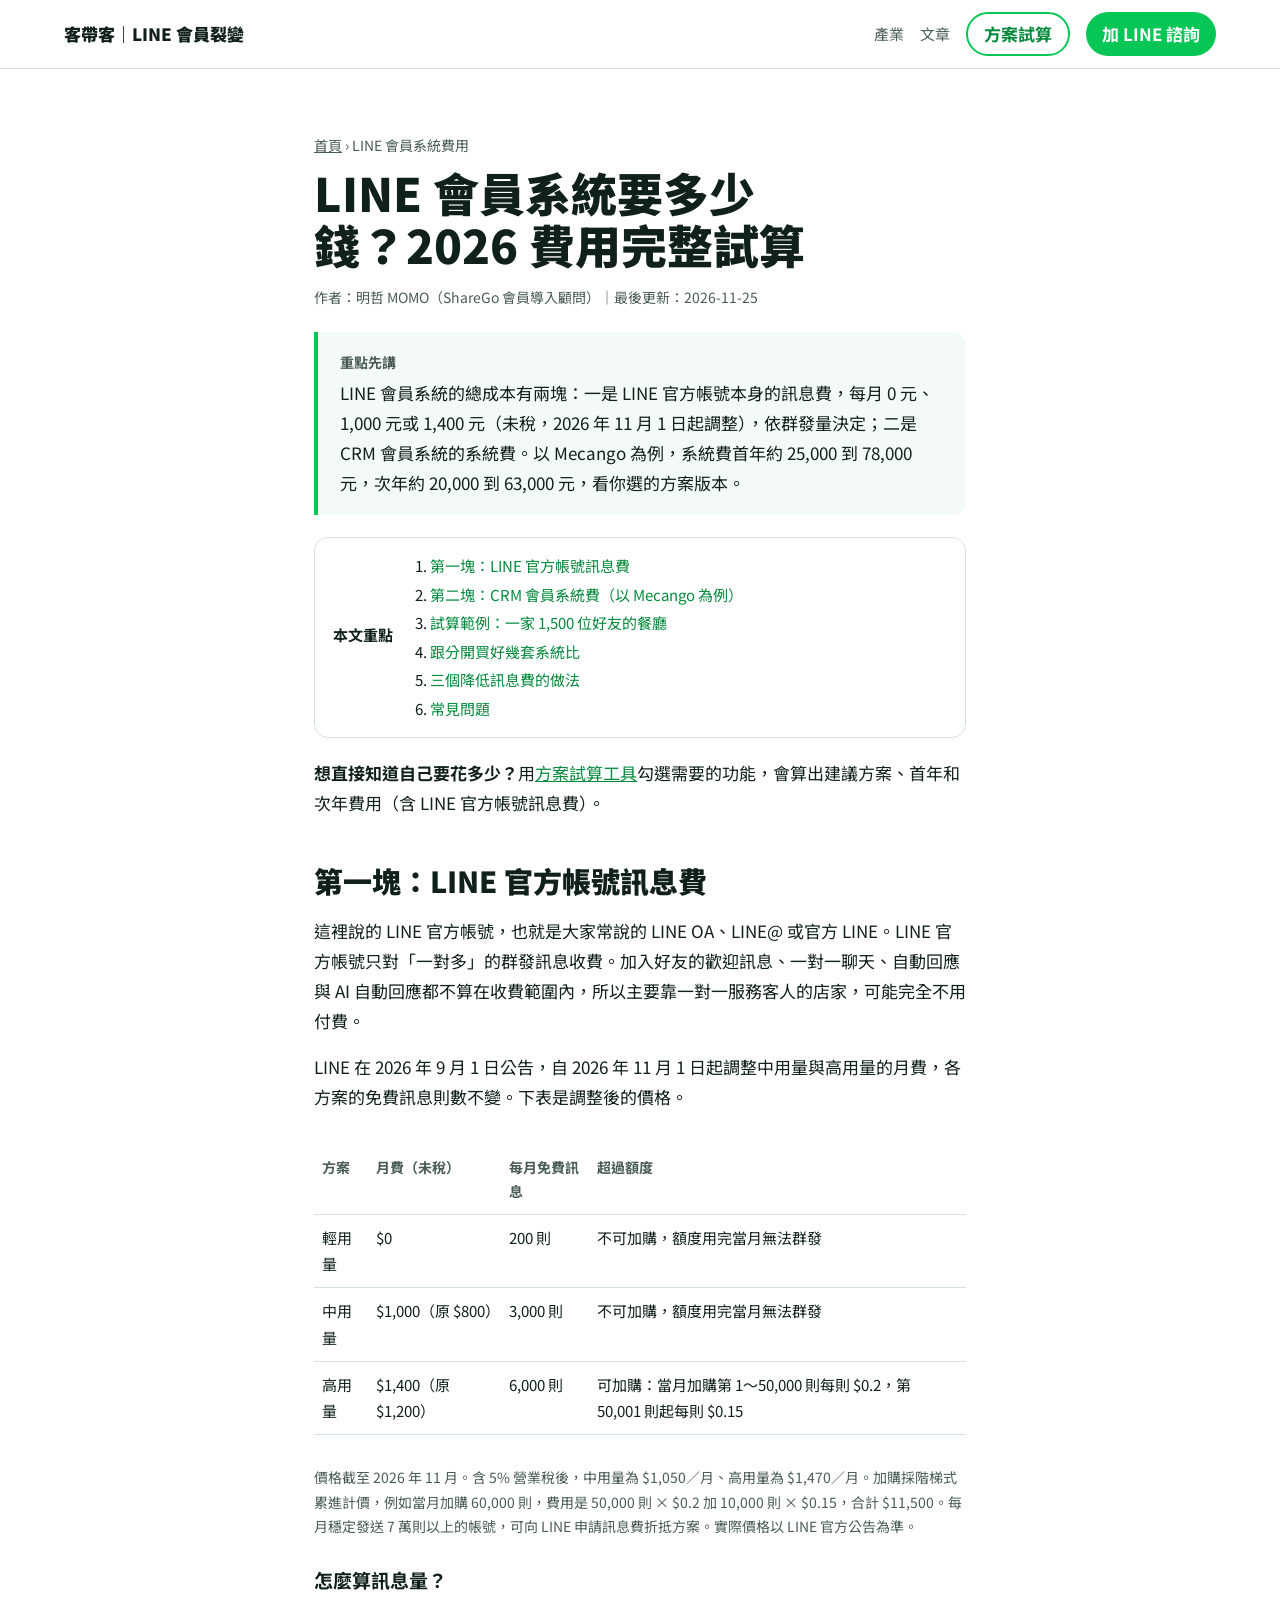
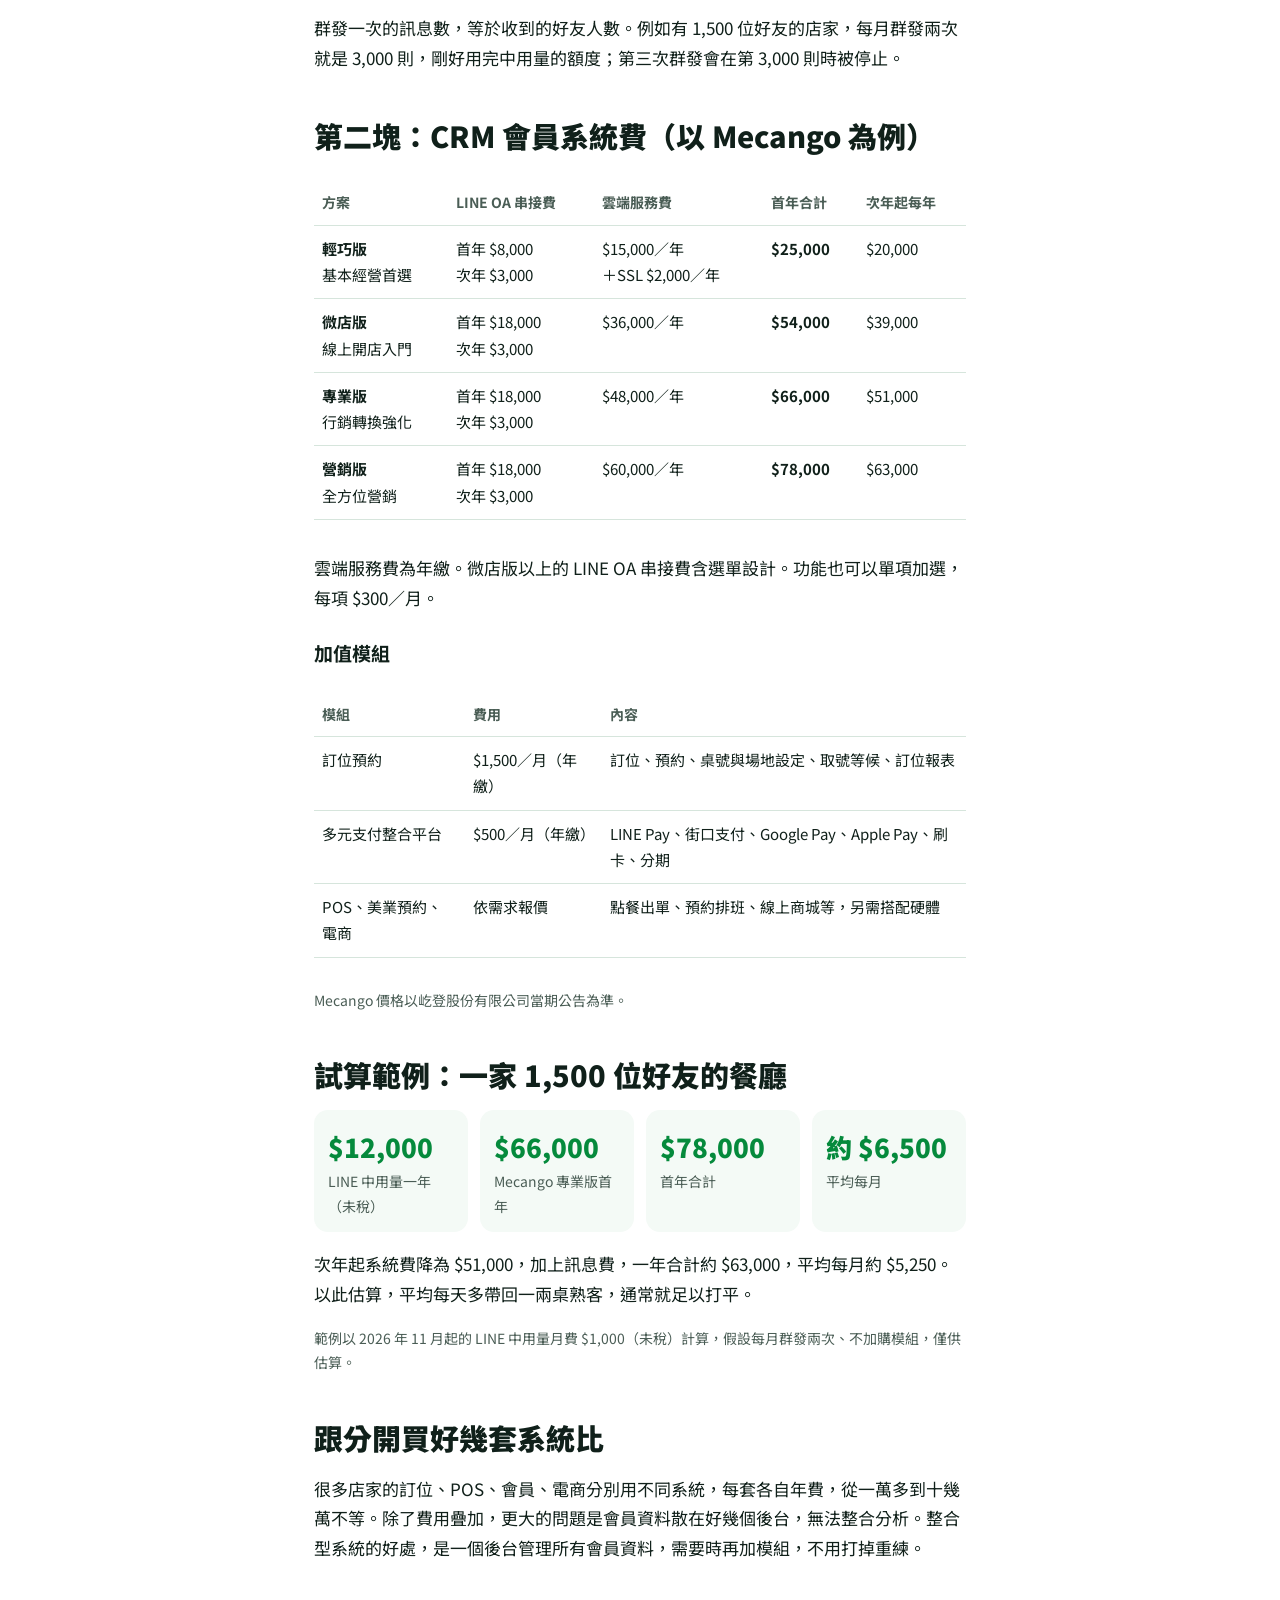
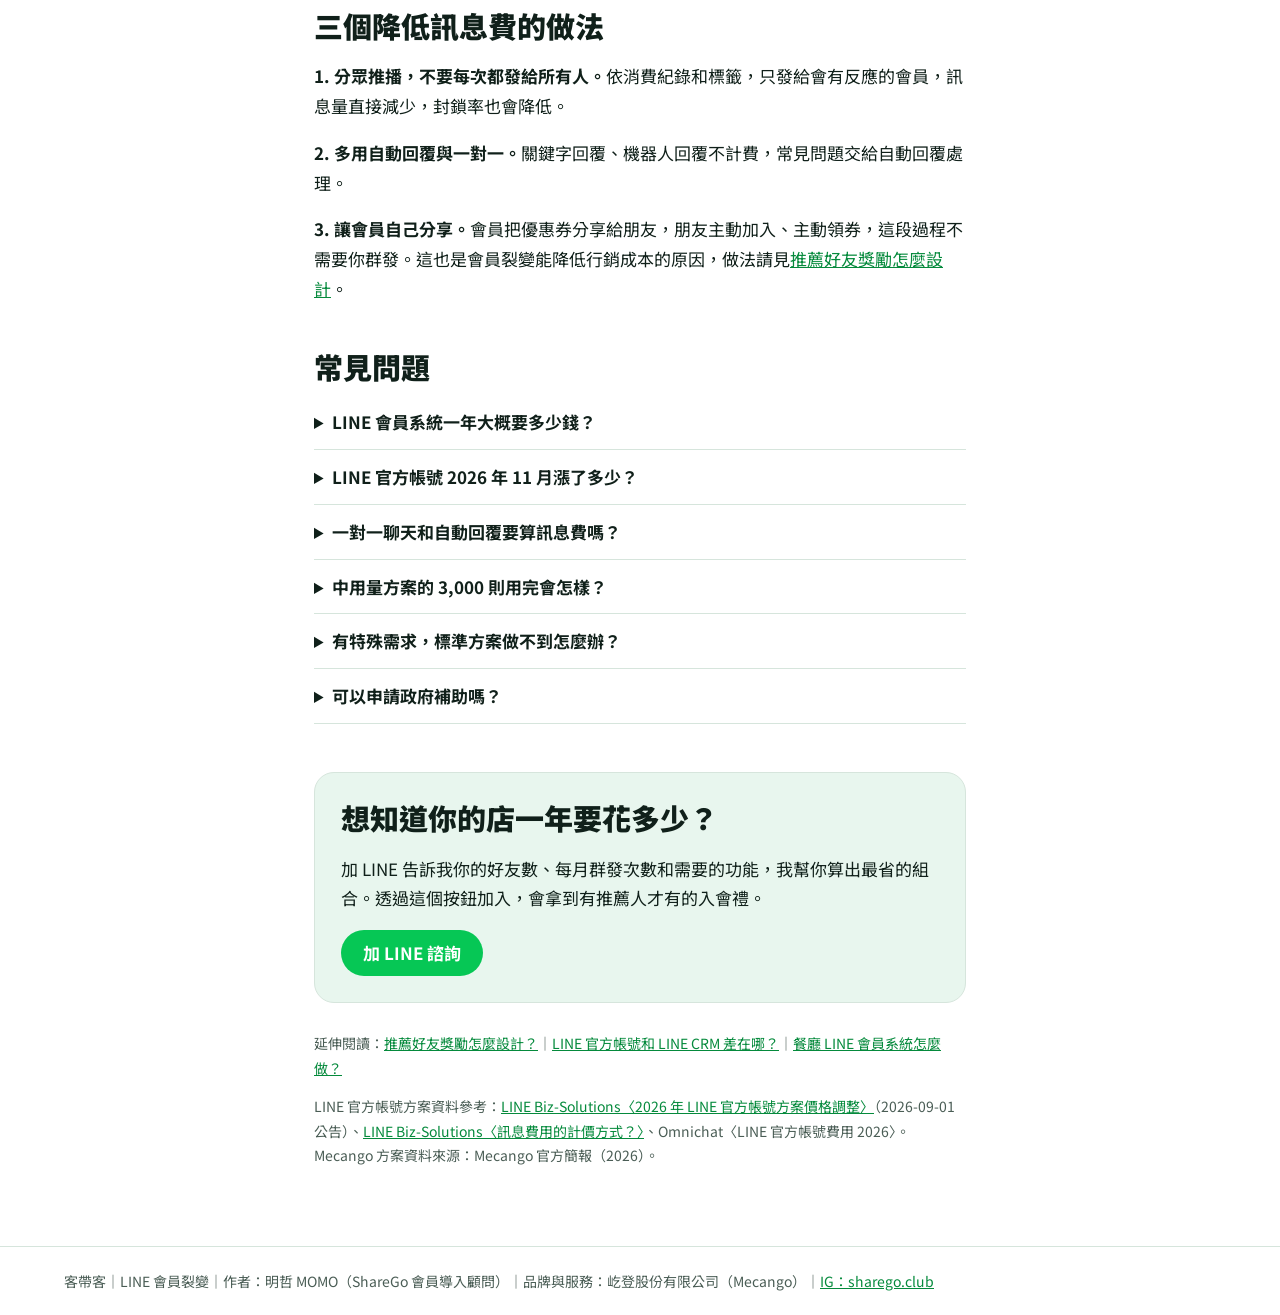
<file: pricing/index.html>
<!DOCTYPE html>
<html lang="zh-Hant">
<head>
<meta charset="utf-8">
<meta name="viewport" content="width=device-width,initial-scale=1">
<title>LINE 會員系統費用｜客帶客</title>
<meta name="description" content="LINE 會員系統要多少錢？總成本＝LINE 官方帳號訊息費＋CRM 系統費。整理 2026 年 11 月調整後的 LINE 官方帳號輕、中、高用量方案，Mecango 四個方案的首年與次年費用試算，以及降低訊息費的做法。">
<meta name="author" content="明哲 MOMO">
<link rel="canonical" href="https://crm.momowinwin.com/pricing/">
<meta property="og:title" content="LINE 會員系統要多少錢？2026 費用完整試算">
<meta property="og:url" content="https://crm.momowinwin.com/pricing/">
<meta property="og:site_name" content="客帶客｜LINE 會員裂變">
<meta property="og:type" content="article">
<link rel="preconnect" href="https://fonts.googleapis.com">
<link rel="preconnect" href="https://fonts.gstatic.com" crossorigin>
<link href="https://fonts.googleapis.com/css2?family=Noto+Sans+TC:wght@400;700;900&display=swap" rel="stylesheet">
<link rel="stylesheet" href="../assets/article.css">
<script type="application/ld+json">[{"@context":"https://schema.org","@type":"Article","headline":"LINE 會員系統要多少錢？2026 費用完整試算","author":{"@type":"Person","@id":"https://crm.momowinwin.com/#momo","name":"明哲 MOMO"},"datePublished":"2026-11-25","dateModified":"2026-11-25","inLanguage":"zh-TW","mainEntityOfPage":"https://crm.momowinwin.com/pricing/"},{"@context":"https://schema.org","@type":"BreadcrumbList","itemListElement":[{"@type":"ListItem","position":1,"name":"首頁","item":"https://crm.momowinwin.com/"},{"@type":"ListItem","position":2,"name":"LINE 會員系統費用","item":"https://crm.momowinwin.com/pricing/"}]},{"@context":"https://schema.org","@type":"FAQPage","mainEntity":[{"@type":"Question","name":"LINE 會員系統一年大概要多少錢？","acceptedAnswer":{"@type":"Answer","text":"以 Mecango 為例，系統費首年約 25,000 元（輕巧版）到 78,000 元（營銷版），次年約 20,000 到 63,000 元；另外還有 LINE 官方帳號本身的訊息費，輕用量 0 元、中用量每月 1,000 元、高用量每月 1,400 元（未稅，2026 年 11 月 1 日起）。"}},{"@type":"Question","name":"LINE 官方帳號 2026 年 11 月漲了多少？","acceptedAnswer":{"@type":"Answer","text":"自 2026 年 11 月 1 日起，中用量月費由 800 元調整為 1,000 元，高用量由 1,200 元調整為 1,400 元（未稅），輕用量維持 0 元，各方案的免費訊息則數不變。不想付調整後價格的帳號，可以改用輕用量，或用分眾推播把每月群發量壓低。"}},{"@type":"Question","name":"一對一聊天和自動回覆要算訊息費嗎？","acceptedAnswer":{"@type":"Answer","text":"LINE 官方帳號只針對一對多的群發訊息計費，加入好友的歡迎訊息、一對一聊天、自動回應與 AI 自動回應都不算在收費範圍內。"}},{"@type":"Question","name":"中用量方案的 3,000 則用完會怎樣？","acceptedAnswer":{"@type":"Answer","text":"輕用量與中用量方案不能加購訊息，額度用完當月就無法再群發。每月訊息量會接近或超過 3,000 則的店家，建議改用高用量方案，或用分眾推播減少發送量。"}},{"@type":"Question","name":"有特殊需求，標準方案做不到怎麼辦？","acceptedAnswer":{"@type":"Answer","text":"可以客製。把行業別和需求告訴我，評估可以做到再個別報價，評估不收費；客製開發由明哲 MOMO 個人提供，不包含在 Mecango 標準方案價格內。詳情請見客製化功能報價。"}},{"@type":"Question","name":"可以申請政府補助嗎？","acceptedAnswer":{"@type":"Answer","text":"部分方案可搭配政府數位轉型補助申請，資格與額度依當期公告而定，加 LINE 我幫你確認。"}}]}]</script>
</head>
<body>
<nav><a class="brand" href="../">客帶客｜LINE 會員裂變</a><span class="navlinks"><a href="../guides/#industry">產業</a><a href="../guides/">文章</a></span><a class="btn ghost navplan" href="../plan/">方案試算</a><a class="btn js-line" href="https://liff.line.me/2000189532-mPbqGd5y/subscribe-3q5l5619" target="_blank" rel="noopener">加 LINE 諮詢</a></nav>
<article>
<div class="crumb"><a href="../">首頁</a> › LINE 會員系統費用</div>
<h1>LINE 會員系統要多少錢？2026 費用完整試算</h1>
<p class="meta">作者：明哲 MOMO（ShareGo 會員導入顧問）｜最後更新：2026-11-25</p>

<div class="answer"><b>重點先講</b>LINE 會員系統的總成本有兩塊：一是 LINE 官方帳號本身的訊息費，每月 0 元、1,000 元或 1,400 元（未稅，2026 年 11 月 1 日起調整），依群發量決定；二是 CRM 會員系統的系統費。以 Mecango 為例，系統費首年約 25,000 到 78,000 元，次年約 20,000 到 63,000 元，看你選的方案版本。</div>

<nav class="toc" aria-label="本文重點"><b>本文重點</b><ol><li><a href="#s1">第一塊：LINE 官方帳號訊息費</a></li><li><a href="#s2">第二塊：CRM 會員系統費（以 Mecango 為例）</a></li><li><a href="#s3">試算範例：一家 1,500 位好友的餐廳</a></li><li><a href="#s4">跟分開買好幾套系統比</a></li><li><a href="#s5">三個降低訊息費的做法</a></li><li><a href="#s6">常見問題</a></li></ol></nav>
<p><b>想直接知道自己要花多少？</b>用<a href="../plan/">方案試算工具</a>勾選需要的功能，會算出建議方案、首年和次年費用（含 LINE 官方帳號訊息費）。</p>

<h2 id="s1">第一塊：LINE 官方帳號訊息費</h2>
<p>這裡說的 LINE 官方帳號，也就是大家常說的 LINE OA、LINE@ 或官方 LINE。LINE 官方帳號只對「一對多」的群發訊息收費。加入好友的歡迎訊息、一對一聊天、自動回應與 AI 自動回應都不算在收費範圍內，所以主要靠一對一服務客人的店家，可能完全不用付費。</p>
<p>LINE 在 2026 年 9 月 1 日公告，自 2026 年 11 月 1 日起調整中用量與高用量的月費，各方案的免費訊息則數不變。下表是調整後的價格。</p>
<div class="scroll"><table>
<thead><tr><th>方案</th><th>月費（未稅）</th><th>每月免費訊息</th><th>超過額度</th></tr></thead>
<tbody>
<tr><td>輕用量</td><td>$0</td><td>200 則</td><td>不可加購，額度用完當月無法群發</td></tr>
<tr><td>中用量</td><td>$1,000（原 $800）</td><td>3,000 則</td><td>不可加購，額度用完當月無法群發</td></tr>
<tr><td>高用量</td><td>$1,400（原 $1,200）</td><td>6,000 則</td><td>可加購：當月加購第 1～50,000 則每則 $0.2，第 50,001 則起每則 $0.15</td></tr>
</tbody></table></div>
<p class="note">價格截至 2026 年 11 月。含 5% 營業稅後，中用量為 $1,050／月、高用量為 $1,470／月。加購採階梯式累進計價，例如當月加購 60,000 則，費用是 50,000 則 × $0.2 加 10,000 則 × $0.15，合計 $11,500。每月穩定發送 7 萬則以上的帳號，可向 LINE 申請訊息費折抵方案。實際價格以 LINE 官方公告為準。</p>
<h3>怎麼算訊息量？</h3>
<p>群發一次的訊息數，等於收到的好友人數。例如有 1,500 位好友的店家，每月群發兩次就是 3,000 則，剛好用完中用量的額度；第三次群發會在第 3,000 則時被停止。</p>

<h2 id="s2">第二塊：CRM 會員系統費（以 Mecango 為例）</h2>
<div class="scroll"><table>
<thead><tr><th>方案</th><th>LINE OA 串接費</th><th>雲端服務費</th><th>首年合計</th><th>次年起每年</th></tr></thead>
<tbody>
<tr><td><b>輕巧版</b><br>基本經營首選</td><td>首年 $8,000<br>次年 $3,000</td><td>$15,000／年<br>＋SSL $2,000／年</td><td><b>$25,000</b></td><td>$20,000</td></tr>
<tr><td><b>微店版</b><br>線上開店入門</td><td>首年 $18,000<br>次年 $3,000</td><td>$36,000／年</td><td><b>$54,000</b></td><td>$39,000</td></tr>
<tr><td><b>專業版</b><br>行銷轉換強化</td><td>首年 $18,000<br>次年 $3,000</td><td>$48,000／年</td><td><b>$66,000</b></td><td>$51,000</td></tr>
<tr><td><b>營銷版</b><br>全方位營銷</td><td>首年 $18,000<br>次年 $3,000</td><td>$60,000／年</td><td><b>$78,000</b></td><td>$63,000</td></tr>
</tbody></table></div>
<p>雲端服務費為年繳。微店版以上的 LINE OA 串接費含選單設計。功能也可以單項加選，每項 $300／月。</p>
<h3>加值模組</h3>
<div class="scroll"><table>
<thead><tr><th>模組</th><th>費用</th><th>內容</th></tr></thead>
<tbody>
<tr><td>訂位預約</td><td>$1,500／月（年繳）</td><td>訂位、預約、桌號與場地設定、取號等候、訂位報表</td></tr>
<tr><td>多元支付整合平台</td><td>$500／月（年繳）</td><td>LINE Pay、街口支付、Google Pay、Apple Pay、刷卡、分期</td></tr>
<tr><td>POS、美業預約、電商</td><td>依需求報價</td><td>點餐出單、預約排班、線上商城等，另需搭配硬體</td></tr>
</tbody></table></div>
<p class="note">Mecango 價格以屹登股份有限公司當期公告為準。</p>

<h2 id="s3">試算範例：一家 1,500 位好友的餐廳</h2>
<div class="stat">
<div><b>$12,000</b>LINE 中用量一年（未稅）</div>
<div><b>$66,000</b>Mecango 專業版首年</div>
<div><b>$78,000</b>首年合計</div>
<div><b>約 $6,500</b>平均每月</div>
</div>
<p>次年起系統費降為 $51,000，加上訊息費，一年合計約 $63,000，平均每月約 $5,250。以此估算，平均每天多帶回一兩桌熟客，通常就足以打平。</p>
<p class="note">範例以 2026 年 11 月起的 LINE 中用量月費 $1,000（未稅）計算，假設每月群發兩次、不加購模組，僅供估算。</p>

<h2 id="s4">跟分開買好幾套系統比</h2>
<p>很多店家的訂位、POS、會員、電商分別用不同系統，每套各自年費，從一萬多到十幾萬不等。除了費用疊加，更大的問題是會員資料散在好幾個後台，無法整合分析。整合型系統的好處，是一個後台管理所有會員資料，需要時再加模組，不用打掉重練。</p>

<h2 id="s5">三個降低訊息費的做法</h2>
<p><b>1. 分眾推播，不要每次都發給所有人。</b>依消費紀錄和標籤，只發給會有反應的會員，訊息量直接減少，封鎖率也會降低。</p>
<p><b>2. 多用自動回覆與一對一。</b>關鍵字回覆、機器人回覆不計費，常見問題交給自動回覆處理。</p>
<p><b>3. 讓會員自己分享。</b>會員把優惠券分享給朋友，朋友主動加入、主動領券，這段過程不需要你群發。這也是會員裂變能降低行銷成本的原因，做法請見<a href="../referral/">推薦好友獎勵怎麼設計</a>。</p>

<h2 id="s6">常見問題</h2>
<details><summary>LINE 會員系統一年大概要多少錢？</summary><p>以 Mecango 為例，系統費首年約 25,000 元（輕巧版）到 78,000 元（營銷版），次年約 20,000 到 63,000 元；另外還有 LINE 官方帳號本身的訊息費，輕用量 0 元、中用量每月 1,000 元、高用量每月 1,400 元（未稅，2026 年 11 月 1 日起）。</p></details>
<details><summary>LINE 官方帳號 2026 年 11 月漲了多少？</summary><p>自 2026 年 11 月 1 日起，中用量月費由 800 元調整為 1,000 元，高用量由 1,200 元調整為 1,400 元（未稅），輕用量維持 0 元，各方案的免費訊息則數不變。不想付調整後價格的帳號，可以改用輕用量，或用分眾推播把每月群發量壓低。</p></details>
<details><summary>一對一聊天和自動回覆要算訊息費嗎？</summary><p>LINE 官方帳號只針對一對多的群發訊息計費，加入好友的歡迎訊息、一對一聊天、自動回應與 AI 自動回應都不算在收費範圍內。</p></details>
<details><summary>中用量方案的 3,000 則用完會怎樣？</summary><p>輕用量與中用量方案不能加購訊息，額度用完當月就無法再群發。每月訊息量會接近或超過 3,000 則的店家，建議改用高用量方案，或用分眾推播減少發送量。</p></details>
<details><summary>有特殊需求，標準方案做不到怎麼辦？</summary><p>可以客製。把行業別和需求告訴我，評估可以做到再個別報價，評估不收費；客製開發由明哲 MOMO 個人提供，不包含在 Mecango 標準方案價格內。詳情請見<a href="../custom/">客製化功能報價</a>。</p></details>
<details><summary>可以申請政府補助嗎？</summary><p>部分方案可搭配政府數位轉型補助申請，資格與額度依當期公告而定，加 LINE 我幫你確認。</p></details>

<div class="cta">
<h2>想知道你的店一年要花多少？</h2>
<p>加 LINE 告訴我你的好友數、每月群發次數和需要的功能，我幫你算出最省的組合。透過這個按鈕加入，會拿到有推薦人才有的入會禮。</p>
<a class="btn js-line" href="https://liff.line.me/2000189532-mPbqGd5y/subscribe-3q5l5619" target="_blank" rel="noopener">加 LINE 諮詢</a>
</div>
<p class="note" style="margin-top:28px">延伸閱讀：<a href="../referral/">推薦好友獎勵怎麼設計？</a>｜<a href="../line-oa-vs-crm/">LINE 官方帳號和 LINE CRM 差在哪？</a>｜<a href="../restaurant/">餐廳 LINE 會員系統怎麼做？</a></p>
<p class="note">LINE 官方帳號方案資料參考：<a href="https://tw.linebiz.com/column/LINEOA-2026-Price-Plan/" target="_blank" rel="noopener">LINE Biz-Solutions〈2026 年 LINE 官方帳號方案價格調整〉</a>（2026-09-01 公告）、<a href="https://tw.linebiz.com/faq/oa-price/message-price-list/" target="_blank" rel="noopener">LINE Biz-Solutions〈訊息費用的計價方式？〉</a>、Omnichat〈LINE 官方帳號費用 2026〉。Mecango 方案資料來源：Mecango 官方簡報（2026）。</p>
</article>
<footer>客帶客｜LINE 會員裂變｜作者：明哲 MOMO（ShareGo 會員導入顧問）｜品牌與服務：屹登股份有限公司（Mecango）｜<a href="https://www.instagram.com/sharego.club/" rel="me">IG：sharego.club</a></footer>
</body>
</html>
</file>
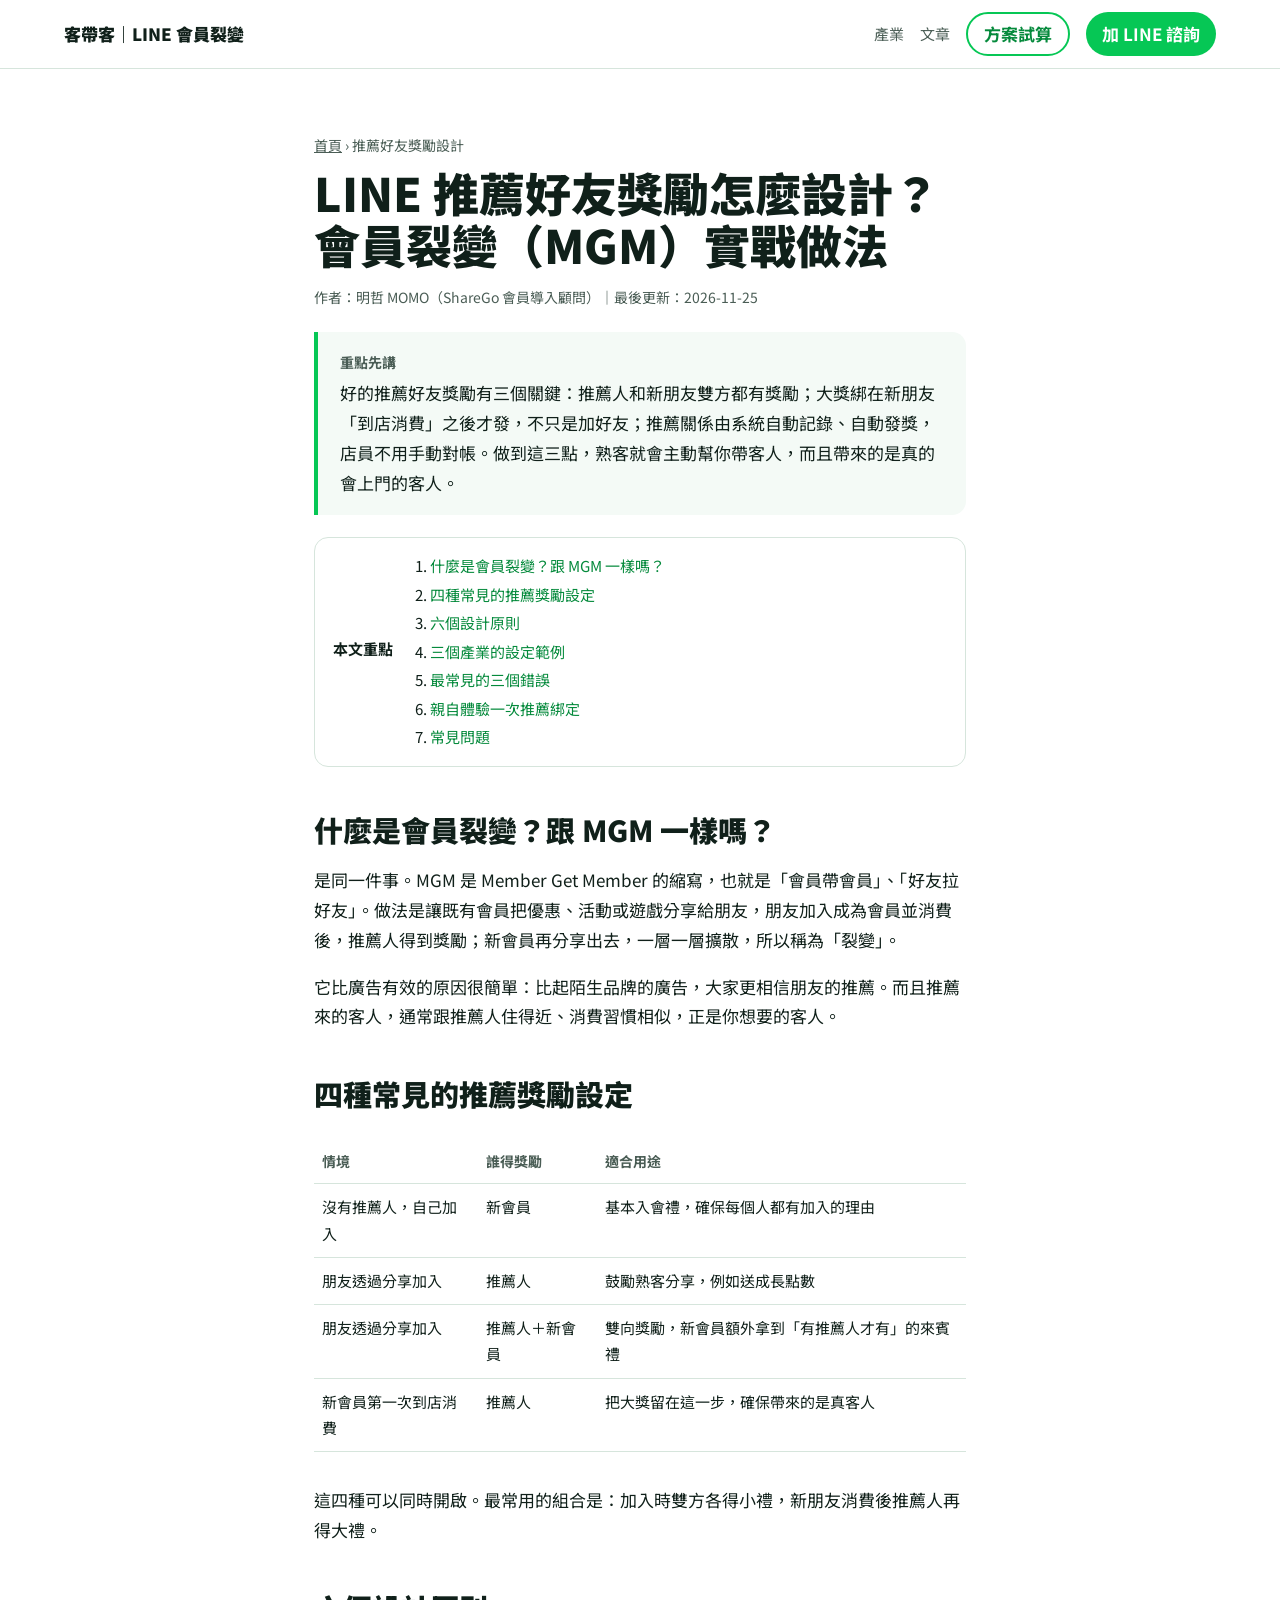
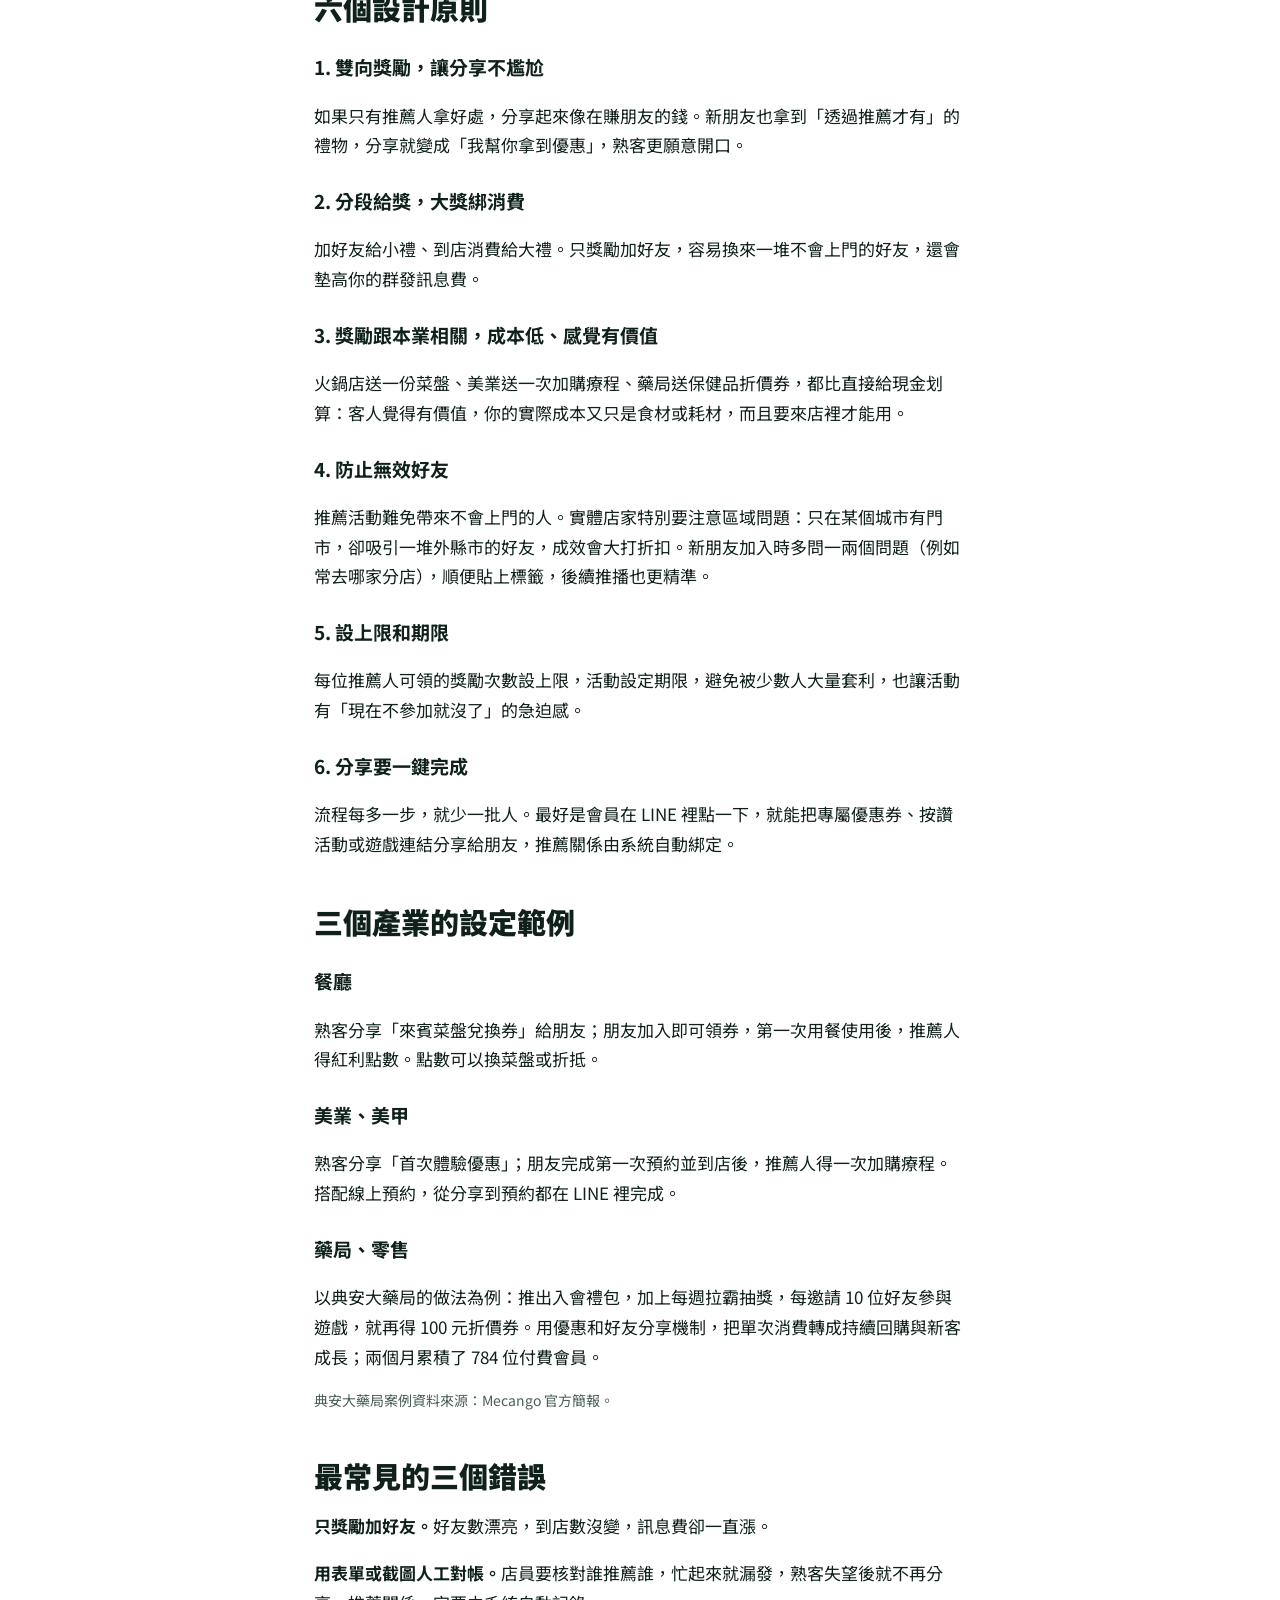
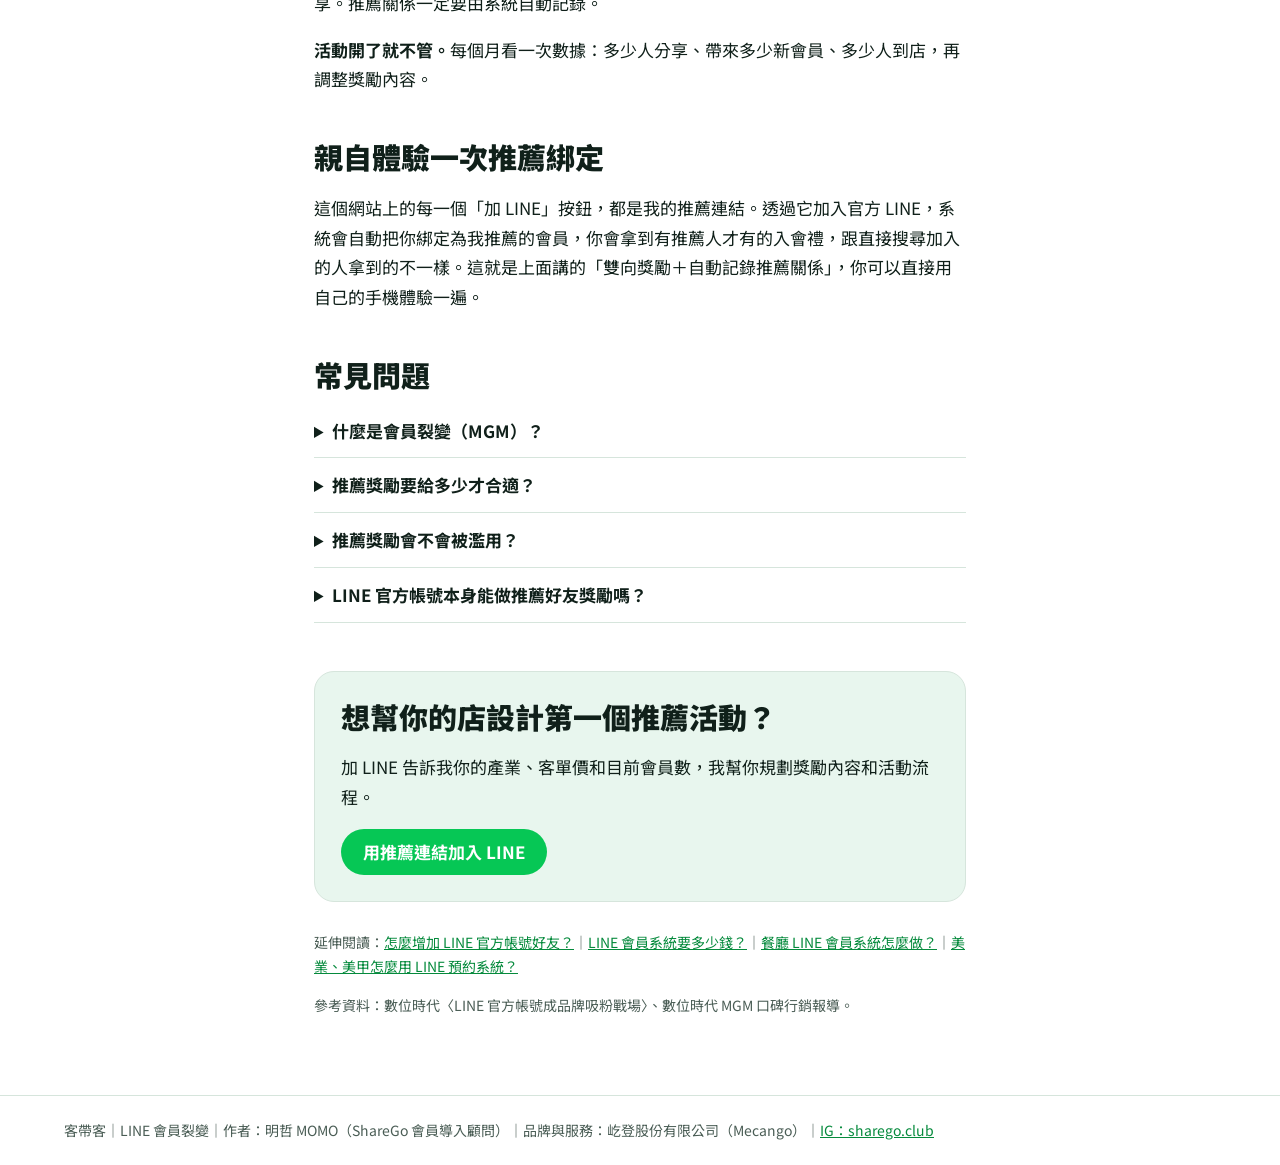
<file: referral/index.html>
<!DOCTYPE html>
<html lang="zh-Hant">
<head>
<meta charset="utf-8">
<meta name="viewport" content="width=device-width,initial-scale=1">
<title>推薦好友獎勵設計｜客帶客</title>
<meta name="description" content="LINE 推薦好友獎勵怎麼設計？會員裂變（MGM，Member Get Member）的六個設計原則、四種推薦獎勵設定、餐廳美業藥局範例，以及避免無效好友與獎勵被濫用的做法。">
<meta name="author" content="明哲 MOMO">
<link rel="canonical" href="https://crm.momowinwin.com/referral/">
<meta property="og:title" content="LINE 推薦好友獎勵怎麼設計？會員裂變（MGM）實戰做法">
<meta property="og:url" content="https://crm.momowinwin.com/referral/">
<meta property="og:site_name" content="客帶客｜LINE 會員裂變">
<meta property="og:type" content="article">
<link rel="preconnect" href="https://fonts.googleapis.com">
<link rel="preconnect" href="https://fonts.gstatic.com" crossorigin>
<link href="https://fonts.googleapis.com/css2?family=Noto+Sans+TC:wght@400;700;900&display=swap" rel="stylesheet">
<link rel="stylesheet" href="../assets/article.css">
<script type="application/ld+json">[{"@context":"https://schema.org","@type":"Article","headline":"LINE 推薦好友獎勵怎麼設計？會員裂變（MGM）實戰做法","author":{"@type":"Person","@id":"https://crm.momowinwin.com/#momo","name":"明哲 MOMO"},"datePublished":"2026-11-25","dateModified":"2026-11-25","inLanguage":"zh-TW","mainEntityOfPage":"https://crm.momowinwin.com/referral/","about":["會員裂變","MGM 行銷","推薦好友獎勵","LINE 官方帳號"]},{"@context":"https://schema.org","@type":"BreadcrumbList","itemListElement":[{"@type":"ListItem","position":1,"name":"首頁","item":"https://crm.momowinwin.com/"},{"@type":"ListItem","position":2,"name":"推薦好友獎勵設計","item":"https://crm.momowinwin.com/referral/"}]},{"@context":"https://schema.org","@type":"FAQPage","mainEntity":[{"@type":"Question","name":"什麼是會員裂變（MGM）？","acceptedAnswer":{"@type":"Answer","text":"會員裂變也稱 MGM（Member Get Member），是讓既有會員把優惠或活動分享給朋友，朋友加入並消費後，推薦人獲得獎勵；新會員再分享出去，形成會員帶會員的循環。"}},{"@type":"Question","name":"推薦獎勵要給多少才合適？","acceptedAnswer":{"@type":"Answer","text":"建議從本業相關、成本低但客人覺得有價值的獎勵開始，例如一份菜盤、一次加購療程或點數，而不是直接給現金。先小規模測試一個月，看分享率與到店率再調整。"}},{"@type":"Question","name":"推薦獎勵會不會被濫用？","acceptedAnswer":{"@type":"Answer","text":"會有風險，所以獎勵最好綁定「新朋友到店消費」而不只是加好友，並設定每人可領的上限與活動期限。系統自動記錄推薦關係，也能避免重複領取。"}},{"@type":"Question","name":"LINE 官方帳號本身能做推薦好友獎勵嗎？","acceptedAnswer":{"@type":"Answer","text":"官方帳號可以分享加好友連結，但不會記錄是誰推薦的，也無法依推薦結果自動發獎。要做完整的推薦獎勵，需要串接 CRM 會員系統。差別請見LINE 官方帳號和 LINE CRM 差在哪。"}}]}]</script>
</head>
<body>
<nav><a class="brand" href="../">客帶客｜LINE 會員裂變</a><span class="navlinks"><a href="../guides/#industry">產業</a><a href="../guides/">文章</a></span><a class="btn ghost navplan" href="../plan/">方案試算</a><a class="btn js-line" href="https://liff.line.me/2000189532-mPbqGd5y/subscribe-3q5l5619" target="_blank" rel="noopener">加 LINE 諮詢</a></nav>
<article>
<div class="crumb"><a href="../">首頁</a> › 推薦好友獎勵設計</div>
<h1>LINE 推薦好友獎勵怎麼設計？會員裂變（MGM）實戰做法</h1>
<p class="meta">作者：明哲 MOMO（ShareGo 會員導入顧問）｜最後更新：2026-11-25</p>

<div class="answer"><b>重點先講</b>好的推薦好友獎勵有三個關鍵：推薦人和新朋友雙方都有獎勵；大獎綁在新朋友「到店消費」之後才發，不只是加好友；推薦關係由系統自動記錄、自動發獎，店員不用手動對帳。做到這三點，熟客就會主動幫你帶客人，而且帶來的是真的會上門的客人。</div>

<nav class="toc" aria-label="本文重點"><b>本文重點</b><ol><li><a href="#s1">什麼是會員裂變？跟 MGM 一樣嗎？</a></li><li><a href="#s2">四種常見的推薦獎勵設定</a></li><li><a href="#s3">六個設計原則</a></li><li><a href="#s4">三個產業的設定範例</a></li><li><a href="#s5">最常見的三個錯誤</a></li><li><a href="#s6">親自體驗一次推薦綁定</a></li><li><a href="#s7">常見問題</a></li></ol></nav>

<h2 id="s1">什麼是會員裂變？跟 MGM 一樣嗎？</h2>
<p>是同一件事。MGM 是 Member Get Member 的縮寫，也就是「會員帶會員」、「好友拉好友」。做法是讓既有會員把優惠、活動或遊戲分享給朋友，朋友加入成為會員並消費後，推薦人得到獎勵；新會員再分享出去，一層一層擴散，所以稱為「裂變」。</p>
<p>它比廣告有效的原因很簡單：比起陌生品牌的廣告，大家更相信朋友的推薦。而且推薦來的客人，通常跟推薦人住得近、消費習慣相似，正是你想要的客人。</p>

<h2 id="s2">四種常見的推薦獎勵設定</h2>
<div class="scroll"><table>
<thead><tr><th>情境</th><th>誰得獎勵</th><th>適合用途</th></tr></thead>
<tbody>
<tr><td>沒有推薦人，自己加入</td><td>新會員</td><td>基本入會禮，確保每個人都有加入的理由</td></tr>
<tr><td>朋友透過分享加入</td><td>推薦人</td><td>鼓勵熟客分享，例如送成長點數</td></tr>
<tr><td>朋友透過分享加入</td><td>推薦人＋新會員</td><td>雙向獎勵，新會員額外拿到「有推薦人才有」的來賓禮</td></tr>
<tr><td>新會員第一次到店消費</td><td>推薦人</td><td>把大獎留在這一步，確保帶來的是真客人</td></tr>
</tbody></table></div>
<p>這四種可以同時開啟。最常用的組合是：加入時雙方各得小禮，新朋友消費後推薦人再得大禮。</p>

<h2 id="s3">六個設計原則</h2>
<h3>1. 雙向獎勵，讓分享不尷尬</h3>
<p>如果只有推薦人拿好處，分享起來像在賺朋友的錢。新朋友也拿到「透過推薦才有」的禮物，分享就變成「我幫你拿到優惠」，熟客更願意開口。</p>
<h3>2. 分段給獎，大獎綁消費</h3>
<p>加好友給小禮、到店消費給大禮。只獎勵加好友，容易換來一堆不會上門的好友，還會墊高你的群發訊息費。</p>
<h3>3. 獎勵跟本業相關，成本低、感覺有價值</h3>
<p>火鍋店送一份菜盤、美業送一次加購療程、藥局送保健品折價券，都比直接給現金划算：客人覺得有價值，你的實際成本又只是食材或耗材，而且要來店裡才能用。</p>
<h3>4. 防止無效好友</h3>
<p>推薦活動難免帶來不會上門的人。實體店家特別要注意區域問題：只在某個城市有門市，卻吸引一堆外縣市的好友，成效會大打折扣。新朋友加入時多問一兩個問題（例如常去哪家分店），順便貼上標籤，後續推播也更精準。</p>
<h3>5. 設上限和期限</h3>
<p>每位推薦人可領的獎勵次數設上限，活動設定期限，避免被少數人大量套利，也讓活動有「現在不參加就沒了」的急迫感。</p>
<h3>6. 分享要一鍵完成</h3>
<p>流程每多一步，就少一批人。最好是會員在 LINE 裡點一下，就能把專屬優惠券、按讚活動或遊戲連結分享給朋友，推薦關係由系統自動綁定。</p>

<h2 id="s4">三個產業的設定範例</h2>
<h3>餐廳</h3>
<p>熟客分享「來賓菜盤兌換券」給朋友；朋友加入即可領券，第一次用餐使用後，推薦人得紅利點數。點數可以換菜盤或折抵。</p>
<h3>美業、美甲</h3>
<p>熟客分享「首次體驗優惠」；朋友完成第一次預約並到店後，推薦人得一次加購療程。搭配線上預約，從分享到預約都在 LINE 裡完成。</p>
<h3>藥局、零售</h3>
<p>以典安大藥局的做法為例：推出入會禮包，加上每週拉霸抽獎，每邀請 10 位好友參與遊戲，就再得 100 元折價券。用優惠和好友分享機制，把單次消費轉成持續回購與新客成長；兩個月累積了 784 位付費會員。</p>
<p class="note">典安大藥局案例資料來源：Mecango 官方簡報。</p>

<h2 id="s5">最常見的三個錯誤</h2>
<p><b>只獎勵加好友。</b>好友數漂亮，到店數沒變，訊息費卻一直漲。</p>
<p><b>用表單或截圖人工對帳。</b>店員要核對誰推薦誰，忙起來就漏發，熟客失望後就不再分享。推薦關係一定要由系統自動記錄。</p>
<p><b>活動開了就不管。</b>每個月看一次數據：多少人分享、帶來多少新會員、多少人到店，再調整獎勵內容。</p>

<h2 id="s6">親自體驗一次推薦綁定</h2>
<p>這個網站上的每一個「加 LINE」按鈕，都是我的推薦連結。透過它加入官方 LINE，系統會自動把你綁定為我推薦的會員，你會拿到有推薦人才有的入會禮，跟直接搜尋加入的人拿到的不一樣。這就是上面講的「雙向獎勵＋自動記錄推薦關係」，你可以直接用自己的手機體驗一遍。</p>

<h2 id="s7">常見問題</h2>
<details><summary>什麼是會員裂變（MGM）？</summary><p>會員裂變也稱 MGM（Member Get Member），是讓既有會員把優惠或活動分享給朋友，朋友加入並消費後，推薦人獲得獎勵；新會員再分享出去，形成會員帶會員的循環。</p></details>
<details><summary>推薦獎勵要給多少才合適？</summary><p>建議從本業相關、成本低但客人覺得有價值的獎勵開始，例如一份菜盤、一次加購療程或點數，而不是直接給現金。先小規模測試一個月，看分享率與到店率再調整。</p></details>
<details><summary>推薦獎勵會不會被濫用？</summary><p>會有風險，所以獎勵最好綁定「新朋友到店消費」而不只是加好友，並設定每人可領的上限與活動期限。系統自動記錄推薦關係，也能避免重複領取。</p></details>
<details><summary>LINE 官方帳號本身能做推薦好友獎勵嗎？</summary><p>官方帳號可以分享加好友連結，但不會記錄是誰推薦的，也無法依推薦結果自動發獎。要做完整的推薦獎勵，需要串接 CRM 會員系統。差別請見<a href="../line-oa-vs-crm/">LINE 官方帳號和 LINE CRM 差在哪</a>。</p></details>

<div class="cta">
<h2>想幫你的店設計第一個推薦活動？</h2>
<p>加 LINE 告訴我你的產業、客單價和目前會員數，我幫你規劃獎勵內容和活動流程。</p>
<a class="btn js-line" href="https://liff.line.me/2000189532-mPbqGd5y/subscribe-3q5l5619" target="_blank" rel="noopener">用推薦連結加入 LINE</a>
</div>
<p class="note" style="margin-top:28px">延伸閱讀：<a href="../grow-line-friends/">怎麼增加 LINE 官方帳號好友？</a>｜<a href="../pricing/">LINE 會員系統要多少錢？</a>｜<a href="../restaurant/">餐廳 LINE 會員系統怎麼做？</a>｜<a href="../beauty/">美業、美甲怎麼用 LINE 預約系統？</a></p>
<p class="note">參考資料：數位時代〈LINE 官方帳號成品牌吸粉戰場〉、數位時代 MGM 口碑行銷報導。</p>
</article>
<footer>客帶客｜LINE 會員裂變｜作者：明哲 MOMO（ShareGo 會員導入顧問）｜品牌與服務：屹登股份有限公司（Mecango）｜<a href="https://www.instagram.com/sharego.club/" rel="me">IG：sharego.club</a></footer>
</body>
</html>
</file>
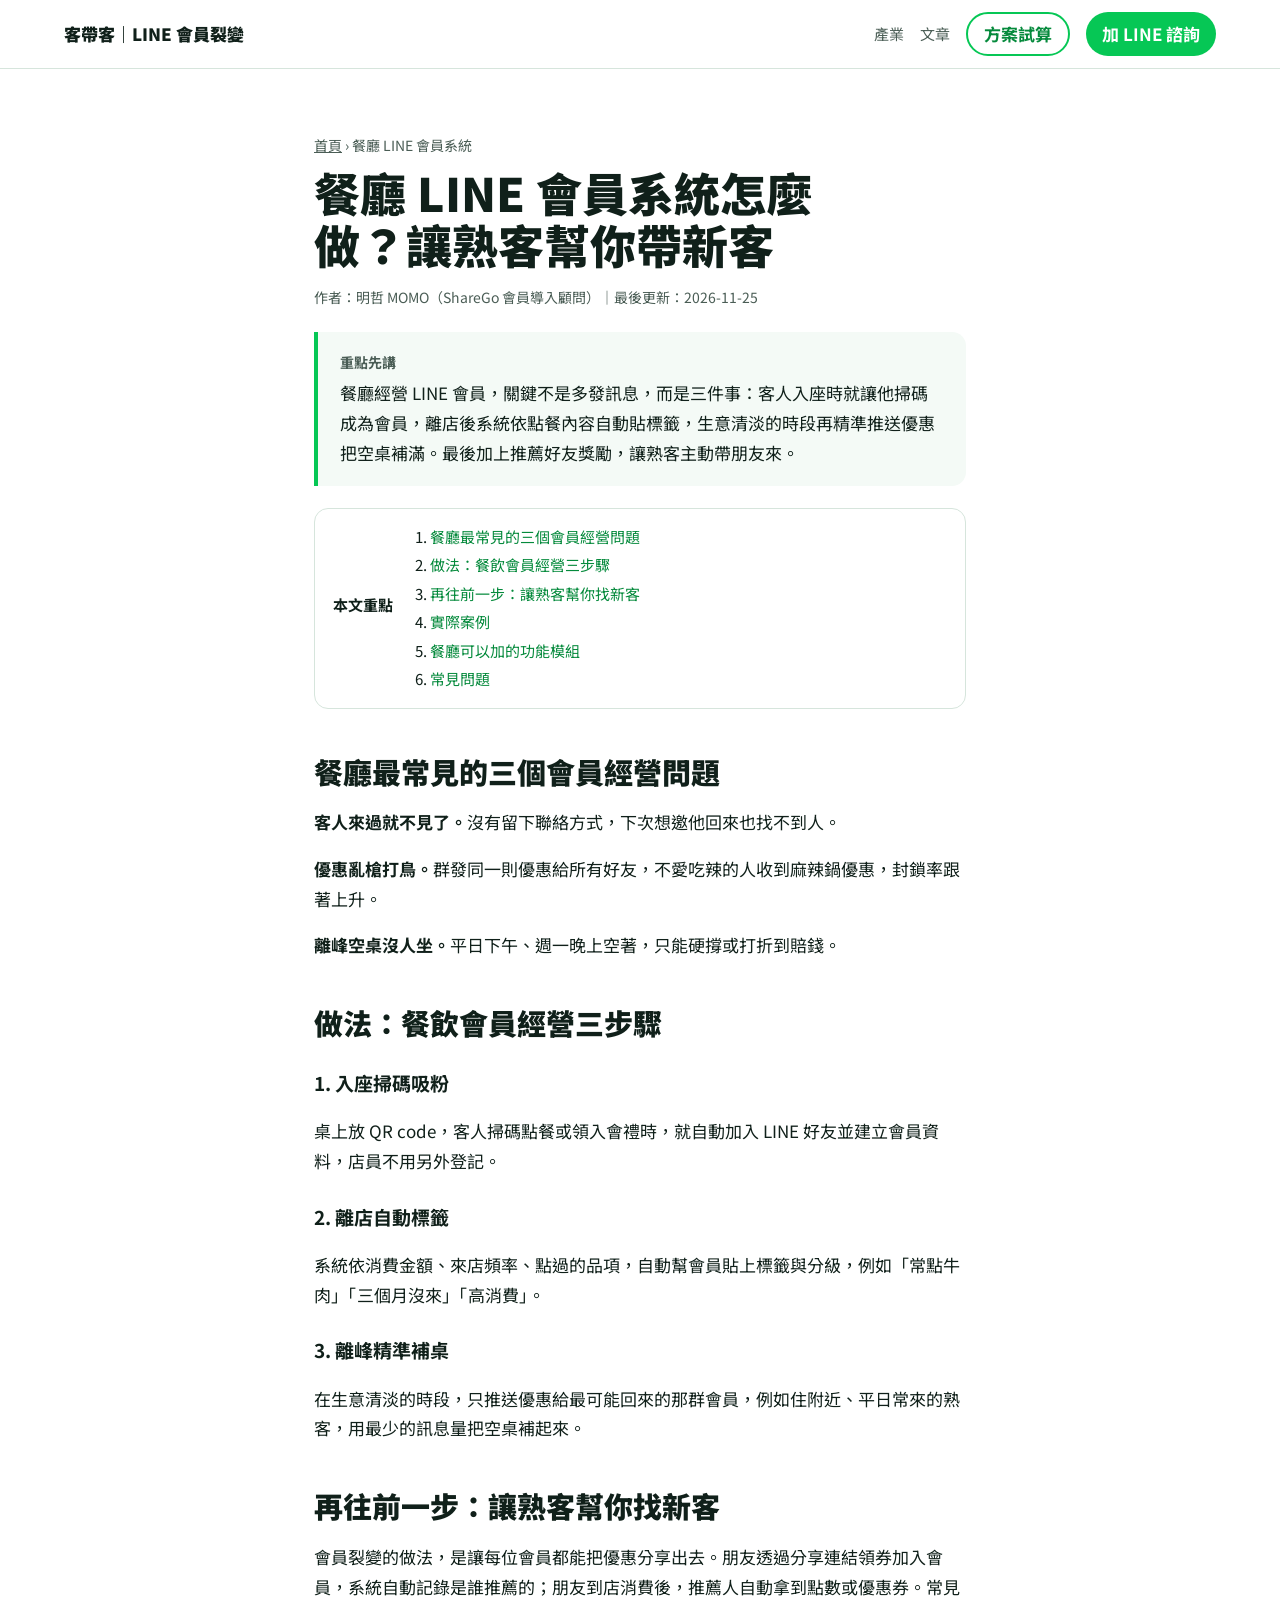
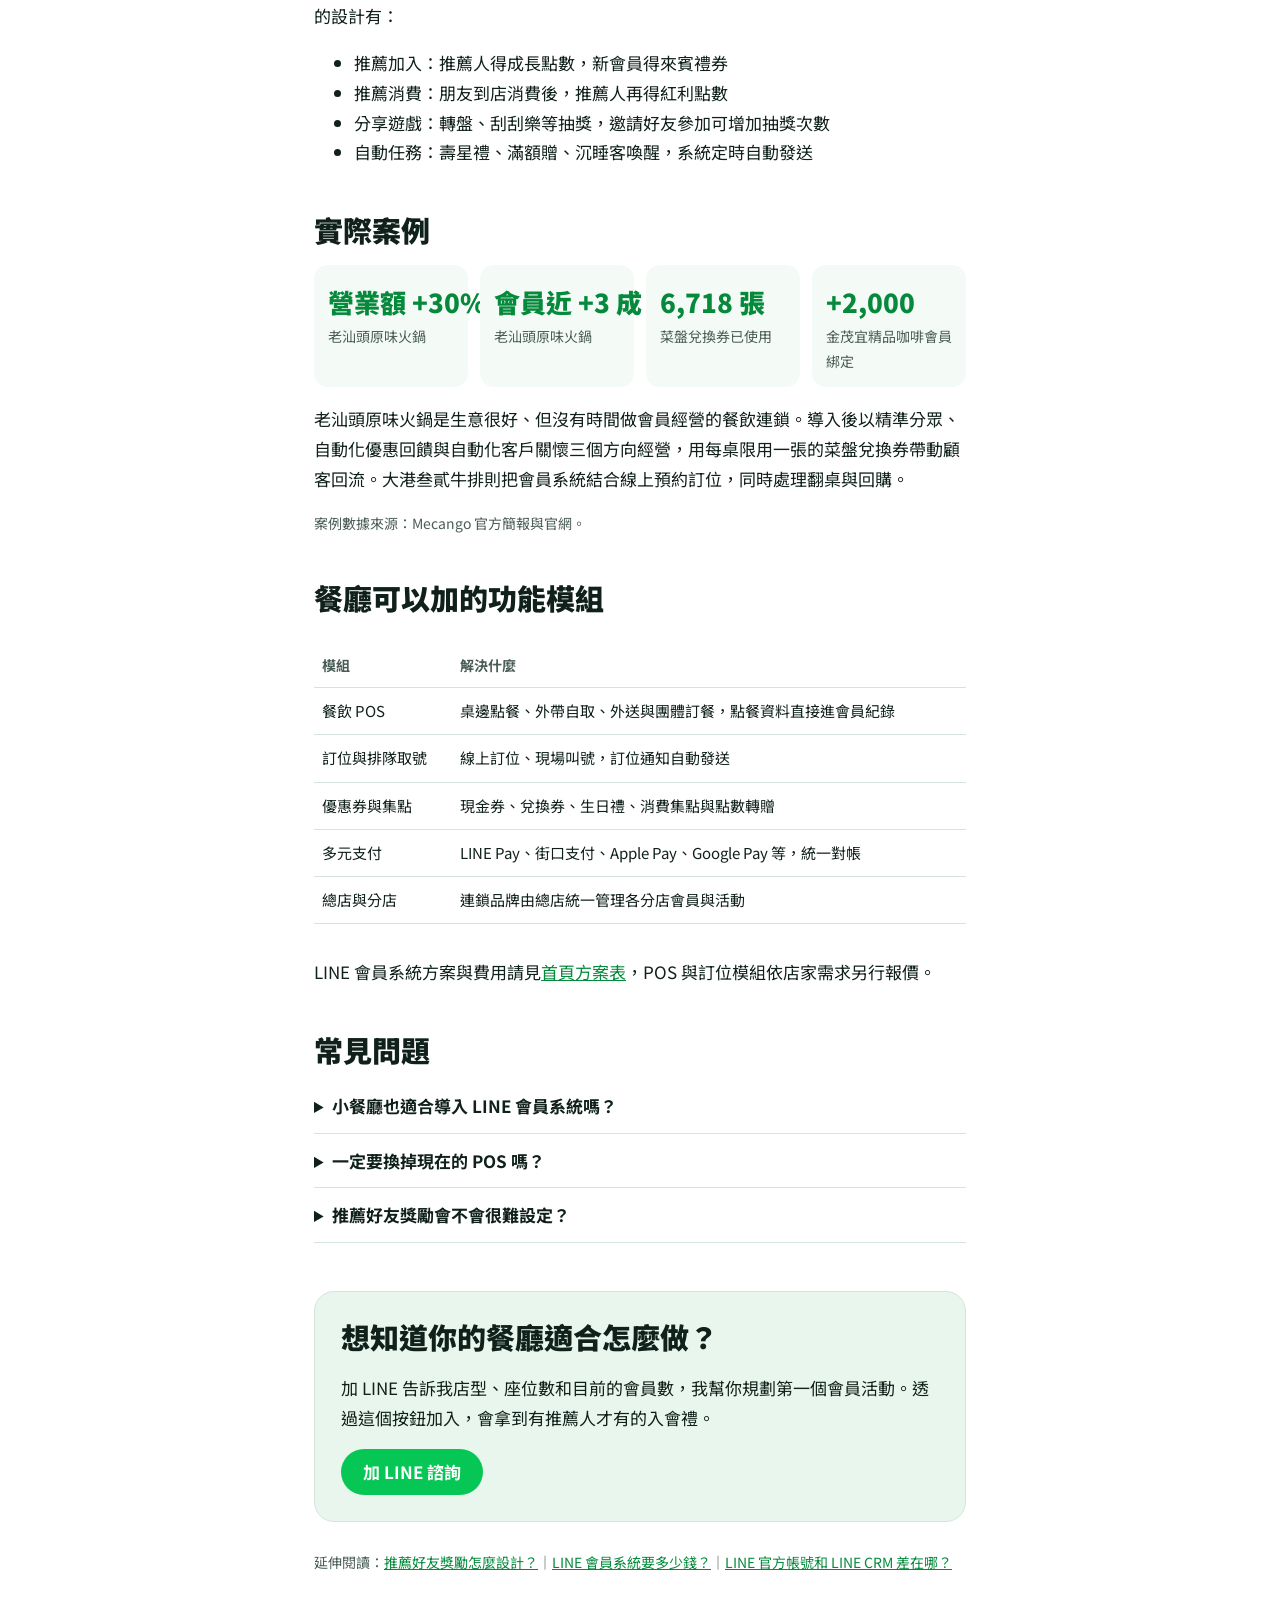
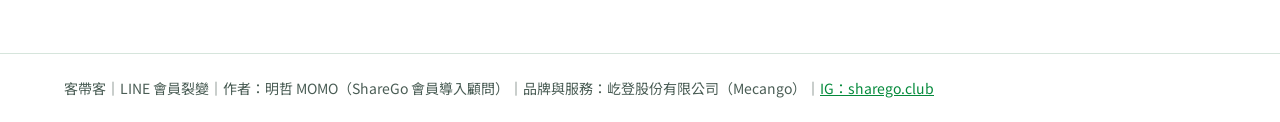
<file: restaurant/index.html>
<!DOCTYPE html>
<html lang="zh-Hant">
<head>
<meta charset="utf-8">
<meta name="viewport" content="width=device-width,initial-scale=1">
<title>餐廳 LINE 會員系統｜客帶客</title>
<meta name="description" content="餐廳怎麼用 LINE 官方帳號經營會員？入座掃碼入會、離店自動貼標、離峰精準補桌，加上推薦好友獎勵讓熟客帶新客。附老汕頭原味火鍋等實際案例。">
<meta name="author" content="明哲 MOMO">
<link rel="canonical" href="https://crm.momowinwin.com/restaurant/">
<meta property="og:title" content="餐廳 LINE 會員系統怎麼做？讓熟客幫你帶新客">
<meta property="og:url" content="https://crm.momowinwin.com/restaurant/">
<meta property="og:site_name" content="客帶客｜LINE 會員裂變">
<meta property="og:type" content="article">
<link rel="preconnect" href="https://fonts.googleapis.com">
<link rel="preconnect" href="https://fonts.gstatic.com" crossorigin>
<link href="https://fonts.googleapis.com/css2?family=Noto+Sans+TC:wght@400;700;900&display=swap" rel="stylesheet">
<link rel="stylesheet" href="../assets/article.css">
<script type="application/ld+json">[{"@context":"https://schema.org","@type":"Article","headline":"餐廳 LINE 會員系統怎麼做？讓熟客幫你帶新客","author":{"@type":"Person","@id":"https://crm.momowinwin.com/#momo","name":"明哲 MOMO"},"datePublished":"2026-11-25","dateModified":"2026-11-25","inLanguage":"zh-TW","mainEntityOfPage":"https://crm.momowinwin.com/restaurant/"},
{"@context":"https://schema.org","@type":"BreadcrumbList","itemListElement":[{"@type":"ListItem","position":1,"name":"首頁","item":"https://crm.momowinwin.com/"},{"@type":"ListItem","position":2,"name":"餐廳 LINE 會員系統","item":"https://crm.momowinwin.com/restaurant/"}]},
{"@context":"https://schema.org","@type":"FAQPage","mainEntity":[
{"@type":"Question","name":"小餐廳也適合導入 LINE 會員系統嗎？","acceptedAnswer":{"@type":"Answer","text":"適合。只要有回頭客，就值得經營會員。小店人手少，更需要讓壽星禮、沉睡客喚醒這些工作自動執行，可以先從輕巧版或專業版開始，之後再加 POS 或訂位模組。"}},
{"@type":"Question","name":"一定要換掉現在的 POS 嗎？","acceptedAnswer":{"@type":"Answer","text":"不一定。可以只導入 LINE 會員系統，用 QR code 核銷優惠券與集點。若想讓點餐與會員消費資料完全串在一起，再考慮換成整合的餐飲 POS。"}},
{"@type":"Question","name":"推薦好友獎勵會不會很難設定？","acceptedAnswer":{"@type":"Answer","text":"不會。後台可分別設定推薦人與新會員的獎勵，例如推薦人得點數、新會員得來賓禮券，系統會自動記錄推薦關係並發放。"}}]}]</script>
</head>
<body>
<nav><a class="brand" href="../">客帶客｜LINE 會員裂變</a><span class="navlinks"><a href="../guides/#industry">產業</a><a href="../guides/">文章</a></span><a class="btn ghost navplan" href="../plan/">方案試算</a><a class="btn js-line" href="https://liff.line.me/2000189532-mPbqGd5y/subscribe-3q5l5619" target="_blank" rel="noopener">加 LINE 諮詢</a></nav>
<article>
<div class="crumb"><a href="../">首頁</a> › 餐廳 LINE 會員系統</div>
<h1>餐廳 LINE 會員系統怎麼做？讓熟客幫你帶新客</h1>
<p class="meta">作者：明哲 MOMO（ShareGo 會員導入顧問）｜最後更新：2026-11-25</p>

<div class="answer"><b>重點先講</b>餐廳經營 LINE 會員，關鍵不是多發訊息，而是三件事：客人入座時就讓他掃碼成為會員，離店後系統依點餐內容自動貼標籤，生意清淡的時段再精準推送優惠把空桌補滿。最後加上推薦好友獎勵，讓熟客主動帶朋友來。</div>

<nav class="toc" aria-label="本文重點"><b>本文重點</b><ol><li><a href="#s1">餐廳最常見的三個會員經營問題</a></li><li><a href="#s2">做法：餐飲會員經營三步驟</a></li><li><a href="#s3">再往前一步：讓熟客幫你找新客</a></li><li><a href="#s4">實際案例</a></li><li><a href="#s5">餐廳可以加的功能模組</a></li><li><a href="#s6">常見問題</a></li></ol></nav>

<h2 id="s1">餐廳最常見的三個會員經營問題</h2>
<p><b>客人來過就不見了。</b>沒有留下聯絡方式，下次想邀他回來也找不到人。</p>
<p><b>優惠亂槍打鳥。</b>群發同一則優惠給所有好友，不愛吃辣的人收到麻辣鍋優惠，封鎖率跟著上升。</p>
<p><b>離峰空桌沒人坐。</b>平日下午、週一晚上空著，只能硬撐或打折到賠錢。</p>

<h2 id="s2">做法：餐飲會員經營三步驟</h2>
<h3>1. 入座掃碼吸粉</h3>
<p>桌上放 QR code，客人掃碼點餐或領入會禮時，就自動加入 LINE 好友並建立會員資料，店員不用另外登記。</p>
<h3>2. 離店自動標籤</h3>
<p>系統依消費金額、來店頻率、點過的品項，自動幫會員貼上標籤與分級，例如「常點牛肉」「三個月沒來」「高消費」。</p>
<h3>3. 離峰精準補桌</h3>
<p>在生意清淡的時段，只推送優惠給最可能回來的那群會員，例如住附近、平日常來的熟客，用最少的訊息量把空桌補起來。</p>

<h2 id="s3">再往前一步：讓熟客幫你找新客</h2>
<p>會員裂變的做法，是讓每位會員都能把優惠分享出去。朋友透過分享連結領券加入會員，系統自動記錄是誰推薦的；朋友到店消費後，推薦人自動拿到點數或優惠券。常見的設計有：</p>
<ul>
<li>推薦加入：推薦人得成長點數，新會員得來賓禮券</li>
<li>推薦消費：朋友到店消費後，推薦人再得紅利點數</li>
<li>分享遊戲：轉盤、刮刮樂等抽獎，邀請好友參加可增加抽獎次數</li>
<li>自動任務：壽星禮、滿額贈、沉睡客喚醒，系統定時自動發送</li>
</ul>

<h2 id="s4">實際案例</h2>
<div class="stat">
<div><b>營業額 +30%</b>老汕頭原味火鍋</div>
<div><b>會員近 +3 成</b>老汕頭原味火鍋</div>
<div><b>6,718 張</b>菜盤兌換券已使用</div>
<div><b>+2,000</b>金茂宜精品咖啡會員綁定</div>
</div>
<p>老汕頭原味火鍋是生意很好、但沒有時間做會員經營的餐飲連鎖。導入後以精準分眾、自動化優惠回饋與自動化客戶關懷三個方向經營，用每桌限用一張的菜盤兌換券帶動顧客回流。大港叁貳牛排則把會員系統結合線上預約訂位，同時處理翻桌與回購。</p>
<p class="note">案例數據來源：Mecango 官方簡報與官網。</p>

<h2 id="s5">餐廳可以加的功能模組</h2>
<div class="scroll"><table>
<thead><tr><th>模組</th><th>解決什麼</th></tr></thead>
<tbody>
<tr><td>餐飲 POS</td><td>桌邊點餐、外帶自取、外送與團體訂餐，點餐資料直接進會員紀錄</td></tr>
<tr><td>訂位與排隊取號</td><td>線上訂位、現場叫號，訂位通知自動發送</td></tr>
<tr><td>優惠券與集點</td><td>現金券、兌換券、生日禮、消費集點與點數轉贈</td></tr>
<tr><td>多元支付</td><td>LINE Pay、街口支付、Apple Pay、Google Pay 等，統一對帳</td></tr>
<tr><td>總店與分店</td><td>連鎖品牌由總店統一管理各分店會員與活動</td></tr>
</tbody></table></div>
<p>LINE 會員系統方案與費用請見<a href="../#price">首頁方案表</a>，POS 與訂位模組依店家需求另行報價。</p>

<h2 id="s6">常見問題</h2>
<details><summary>小餐廳也適合導入 LINE 會員系統嗎？</summary><p>適合。只要有回頭客，就值得經營會員。小店人手少，更需要讓壽星禮、沉睡客喚醒這些工作自動執行，可以先從輕巧版或專業版開始，之後再加 POS 或訂位模組。</p></details>
<details><summary>一定要換掉現在的 POS 嗎？</summary><p>不一定。可以只導入 LINE 會員系統，用 QR code 核銷優惠券與集點。若想讓點餐與會員消費資料完全串在一起，再考慮換成整合的餐飲 POS。</p></details>
<details><summary>推薦好友獎勵會不會很難設定？</summary><p>不會。後台可分別設定推薦人與新會員的獎勵，例如推薦人得點數、新會員得來賓禮券，系統會自動記錄推薦關係並發放。</p></details>

<div class="cta">
<h2>想知道你的餐廳適合怎麼做？</h2>
<p>加 LINE 告訴我店型、座位數和目前的會員數，我幫你規劃第一個會員活動。透過這個按鈕加入，會拿到有推薦人才有的入會禮。</p>
<a class="btn js-line" href="https://liff.line.me/2000189532-mPbqGd5y/subscribe-3q5l5619" target="_blank" rel="noopener">加 LINE 諮詢</a>
</div>
<p class="note" style="margin-top:28px">延伸閱讀：<a href="../referral/">推薦好友獎勵怎麼設計？</a>｜<a href="../pricing/">LINE 會員系統要多少錢？</a>｜<a href="../line-oa-vs-crm/">LINE 官方帳號和 LINE CRM 差在哪？</a></p>
</article>
<footer>客帶客｜LINE 會員裂變｜作者：明哲 MOMO（ShareGo 會員導入顧問）｜品牌與服務：屹登股份有限公司（Mecango）｜<a href="https://www.instagram.com/sharego.club/" rel="me">IG：sharego.club</a></footer>
<script>{for(const a of document.querySelectorAll('.js-line')){a.href="https://liff.line.me/2000189532-mPbqGd5y/subscribe-3q5l5619";a.target="_blank";a.rel="noopener"}}</script>
</body>
</html>
</file>
<file: assets/article.css>
:root{color-scheme:light;--bg:#ffffff;--ink:#10201a;--soft:#4a5d55;--deep:#e8f6ee;--line:#06c755;--lineink:#058a3c;--yel:#ffd23f;--panel:#f4faf6;--rule:#d6e5dc}
:root[data-theme=light]{color-scheme:light}
:root[data-theme=dark]{color-scheme:light}
*{box-sizing:border-box;min-width:0}
body{margin:0;background:var(--bg);color:var(--ink);font:17px/1.75 "Noto Sans TC",system-ui,sans-serif;overflow-x:clip}
a{color:var(--lineink)}
nav{border-bottom:1px solid var(--rule);padding:12px max(5vw,16px);display:flex;gap:16px;align-items:center;flex-wrap:wrap}
nav .brand{font-weight:900;color:var(--ink);text-decoration:none;margin-right:auto}
.btn{display:inline-flex;align-items:center;min-height:46px;padding:0 22px;border-radius:999px;background:var(--line);color:#fff;font-weight:700;text-decoration:none}
.btn:focus-visible,a:focus-visible,summary:focus-visible{outline:3px solid var(--yel);outline-offset:3px}
article{max-width:780px;margin:0 auto;padding:clamp(28px,5vw,64px) max(5vw,16px)}
.crumb{font-size:14px;color:var(--soft)}
.crumb a{color:var(--soft)}
h1{font-size:clamp(30px,4.6vw,46px);line-height:1.15;font-weight:900;margin:8px 0 12px;text-wrap:balance}
h2{font-size:clamp(23px,3vw,29px);line-height:1.3;font-weight:900;margin:44px 0 10px}
h3{font-size:19px;margin:24px 0 6px}
.meta{font-size:14px;color:var(--soft)}
.answer{background:var(--panel);border-left:4px solid var(--line);border-radius:0 14px 14px 0;padding:18px 22px;margin:22px 0}
.answer b{display:block;font-size:14px;color:var(--soft);margin-bottom:4px}
.scroll{overflow-x:auto}
table{width:100%;border-collapse:collapse;font-size:15px;margin:16px 0}
th,td{text-align:left;padding:10px 8px;border-bottom:1px solid var(--rule);vertical-align:top}
th{color:var(--soft);font-size:14px}
.stat{display:grid;grid-template-columns:repeat(auto-fit,minmax(9em,1fr));gap:12px;margin:16px 0}
.stat div{background:var(--panel);border-radius:14px;padding:14px;font-size:14px;color:var(--soft)}
.stat b{display:block;font-size:26px;color:var(--lineink);font-weight:900;white-space:nowrap}
details{border-bottom:1px solid var(--rule);padding:12px 0}
summary{cursor:pointer;font-weight:700}
.cta{background:var(--deep);color:var(--ink);border:1px solid var(--rule);border-radius:20px;padding:26px;margin:48px 0 0}
.cta h2{margin-top:0}
.note{font-size:14px;color:var(--soft)}
footer{border-top:1px solid var(--rule);padding:22px max(5vw,16px);font-size:14px;color:var(--soft)}
@media(max-width:600px){table{font-size:14px}}
nav .navlinks{display:flex;gap:16px;font-size:15px}
nav .navlinks a{color:var(--soft);text-decoration:none}
nav .navlinks a:hover{color:var(--ink)}
.glist{display:grid;grid-template-columns:repeat(auto-fit,minmax(min(100%,300px),1fr));gap:14px;margin:14px 0 8px}
.glist a{display:block;border:1px solid var(--rule);border-radius:16px;padding:16px 18px;text-decoration:none;color:var(--ink);background:var(--bg)}
.glist a:hover{border-color:var(--line)}
.glist b{display:block;font-size:17px;line-height:1.4;margin-bottom:4px}
.glist span{display:block;font-size:14px;color:var(--soft)}
.glist small{display:block;font-size:13px;color:var(--soft);margin-top:6px}
article.wide{max-width:1040px}
@media(max-width:600px){nav .navlinks{font-size:14px;gap:12px}}
.toc{border:1px solid var(--rule);border-radius:14px;padding:14px 18px;margin:20px 0;background:#fff}
.toc b{display:block;font-size:15px;margin-bottom:6px}
.toc ol{margin:0;padding-left:1.4em;font-size:15px;line-height:1.9}
.toc a{color:var(--lineink);text-decoration:none}
.toc a:hover{text-decoration:underline}
h2[id]{scroll-margin-top:16px}
.feature-pillar{display:block;border:2px solid var(--line);border-radius:18px;padding:18px 20px;margin:18px 0 6px;text-decoration:none;color:var(--ink);background:var(--panel)}
.feature-pillar b{display:block;font-size:20px;margin-bottom:4px}
.feature-pillar span{color:var(--soft);font-size:15px}
.btn.ghost{background:#fff;color:var(--lineink);border:2px solid var(--line)}
nav .btn{min-height:44px;padding:0 16px}
@media(max-width:600px){nav .btn{padding:0 12px;font-size:14px}}
</file>
